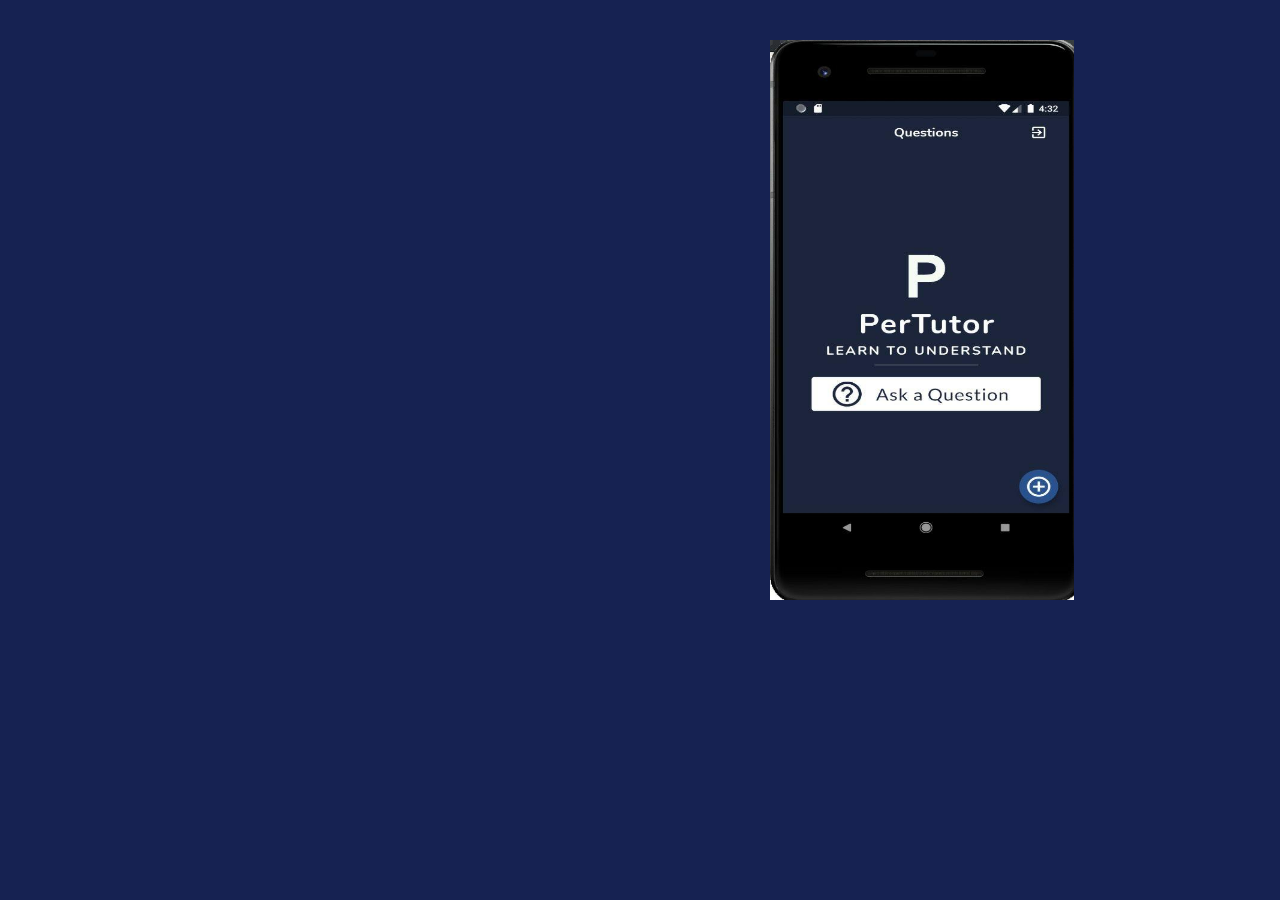
<file: index.html>
<!DOCTYPE html>
<!--[if lt IE 7]>      <html class="no-js lt-ie9 lt-ie8 lt-ie7"> <![endif]-->
<!--[if IE 7]>         <html class="no-js lt-ie9 lt-ie8"> <![endif]-->
<!--[if IE 8]>         <html class="no-js lt-ie9"> <![endif]-->
<!--[if gt IE 8]><!--> <html class="no-js"> <!--<![endif]-->
	<head>
	<meta charset="utf-8">
	<meta http-equiv="X-UA-Compatible" content="IE=edge">
	<title>PerTutor.com</title>
	<meta name="viewport" content="width=device-width, initial-scale=1">
	<meta name="description" content="Free HTML5 Template by FREEHTML5.CO" />
	<meta name="keywords" content="free html5, free template, free bootstrap, html5, css3, mobile first, responsive" />
	<meta name="author" content="FREEHTML5.CO" />

  <!-- 
	//////////////////////////////////////////////////////

	FREE HTML5 TEMPLATE 
	DESIGNED & DEVELOPED by FREEHTML5.CO
		
	Website: 		http://freehtml5.co/
	Email: 			info@freehtml5.co
	Twitter: 		http://twitter.com/fh5co
	Facebook: 		https://www.facebook.com/fh5co

	//////////////////////////////////////////////////////
	 -->

  	<!-- Facebook and Twitter integration -->
	<meta property="og:title" content=""/>
	<meta property="og:image" content=""/>
	<meta property="og:url" content=""/>
	<meta property="og:site_name" content=""/>
	<meta property="og:description" content=""/>
	<meta name="twitter:title" content="" />
	<meta name="twitter:image" content="" />
	<meta name="twitter:url" content="" />
	<meta name="twitter:card" content="" />

	<!-- <link href='https://fonts.googleapis.com/css?family=Work+Sans:400,300,600,400italic,700' rel='stylesheet' type='text/css'> -->
	<link href="https://fonts.googleapis.com/css?family=Space+Mono" rel="stylesheet">
	
	<!-- Animate.css -->
	<link rel="stylesheet" href="css/animate.css">
	<!-- Icomoon Icon Fonts-->
	<link rel="stylesheet" href="css/icomoon.css">
	<!-- Bootstrap  -->
	<link rel="stylesheet" href="css/bootstrap.css">
	<!-- Theme style  -->
	<link rel="stylesheet" href="css/style.css">

	<!-- Modernizr JS -->
	<script src="js/modernizr-2.6.2.min.js"></script>
	<!-- FOR IE9 below -->
	<!--[if lt IE 9]>
	<script src="js/respond.min.js"></script>
	<![endif]-->

	</head>
	<body>
		
	<div class="fh5co-loader"></div>
	
	<div id="page">

	<div id="fh5co-container" class="js-fullheight">
		<div class="countdown-wrap js-fullheight">
			<div class="row">
				<div class="col-md-12 text-center">
					<div class="display-t js-fullheight">
						<div class="display-tc animate-box">
							<nav class="fh5co-nav" role="navigation">
							</nav>
							<h1>We Are Coming Soon!</h1>
							<h2>Your <strong>Assignment</strong> Helper <a href="https://play.google.com/store/apps/details?id=com.pertutor.pertutor" target="_blank"><strong>PerTutor</strong></a>. Have Access To Teachers Just By A Click.</h2>
							<div class="simply-countdown simply-countdown-one"></div>
							<div class="row">
								<div class="col-md-12 desc">
									<h2>Our webiste is opening soon. <br> Please register to notify you when it's ready!</h2>
									<form class="form-inline" id="fh5co-header-subscribe">
										<div class="col-md-12 col-md-offset-0">
											<div class="form-group">
												<input type="text" class="form-control" id="email" placeholder="Get notify by email">
												<button type="submit" class="btn btn-primary"><strong>Subscribe</strong></button>
											</div>
										</div>
									</form>
									<ul class="fh5co-social-icons">
										<li><a href="#"><i class="icon-twitter-with-circle"></i></a></li>
										<li><a href="#"><i class="icon-facebook-with-circle"></i></a></li>
										<li><a href="#"><i class="icon-linkedin-with-circle"></i></a></li>
										<li><a href="#"><i class="icon-dribbble-with-circle"></i></a></li>
									</ul>
								</div>
							</div>
						</div>
					</div>
				</div>
			</div>
		</div>
		<div class="bg-cover js-fullheight">
			
			<img id="image1" src="images/per.jpg" width="300" height="600">
			
		</div>
	</div>
	</div>

	<div class="gototop js-top">
		<a href="#" class="js-gotop"><i class="icon-arrow-up"></i></a>
	</div>
	
	<!-- jQuery -->
	<script src="js/jquery.min.js"></script>
	<!-- jQuery Easing -->
	<script src="js/jquery.easing.1.3.js"></script>
	<!-- Bootstrap -->
	<script src="js/bootstrap.min.js"></script>
	<!-- Waypoints -->
	<script src="js/jquery.waypoints.min.js"></script>

	<!-- Count Down -->
	<script src="js/simplyCountdown.js"></script>
	<!-- Main -->
	<script src="js/main.js"></script>

	<script>
    var d = new Date(new Date().getTime() + 93 * 120 * 120 * 2000);

    // default example
    simplyCountdown('.simply-countdown-one', {
        year: d.getFullYear(),
        month: d.getMonth() + 1,
        day: d.getDate()
    });

    //jQuery example
    $('#simply-countdown-losange').simplyCountdown({
        year: d.getFullYear(),
        month: d.getMonth() + 1,
        day: d.getDate(),
        enableUtc: false
    });
</script>

	</body>
</html>
</file>
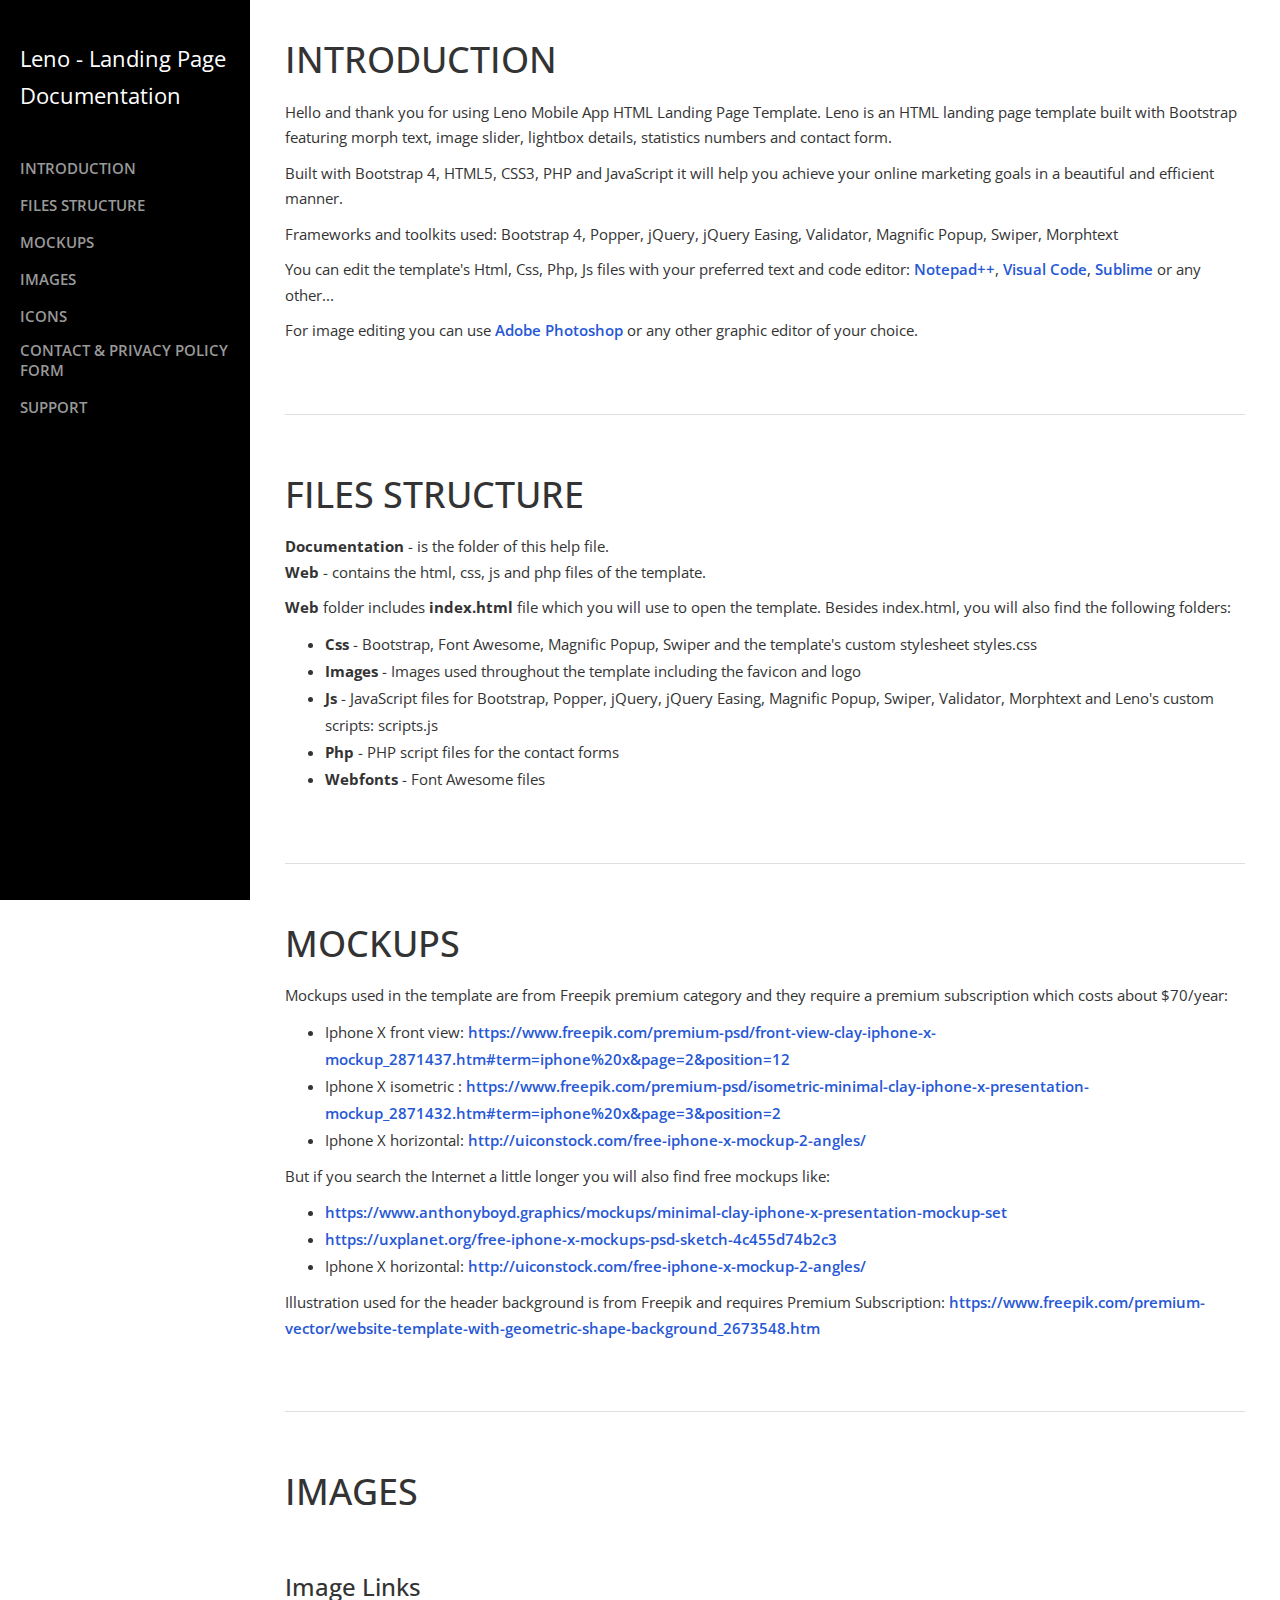
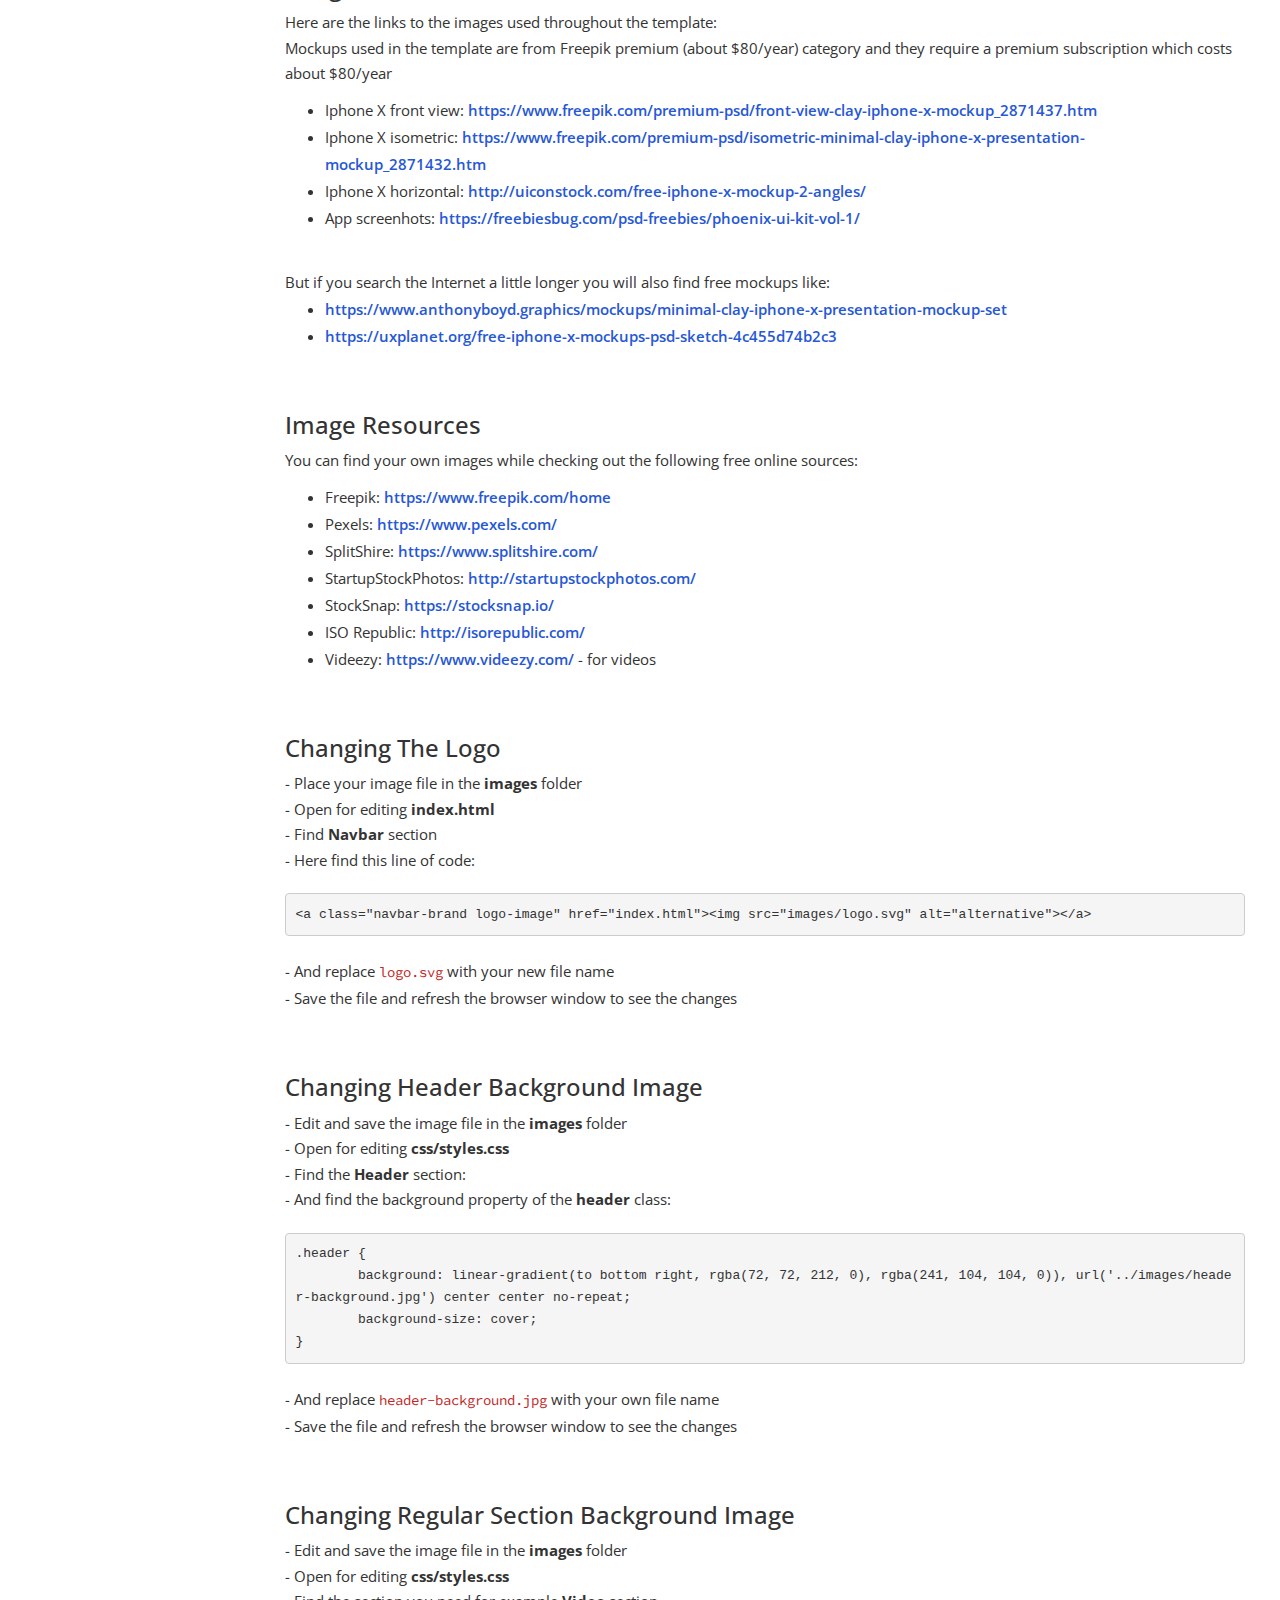
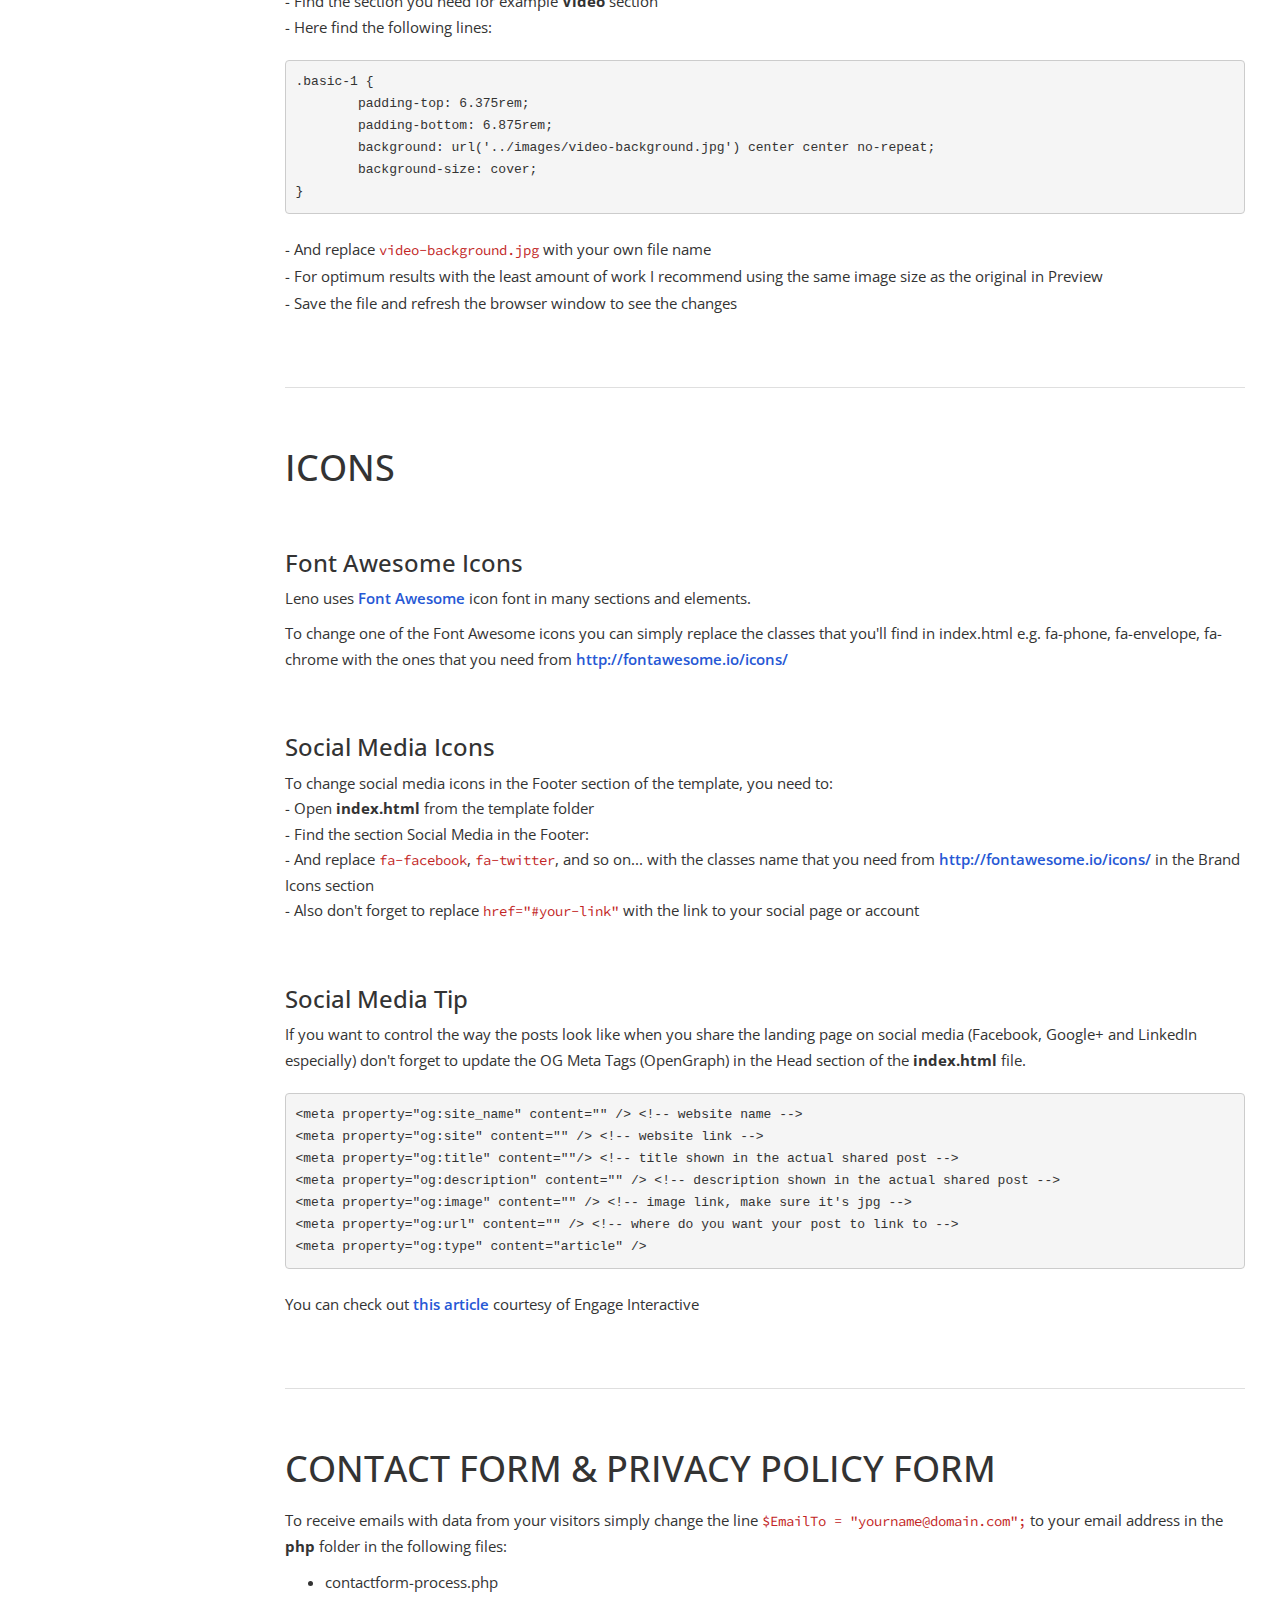
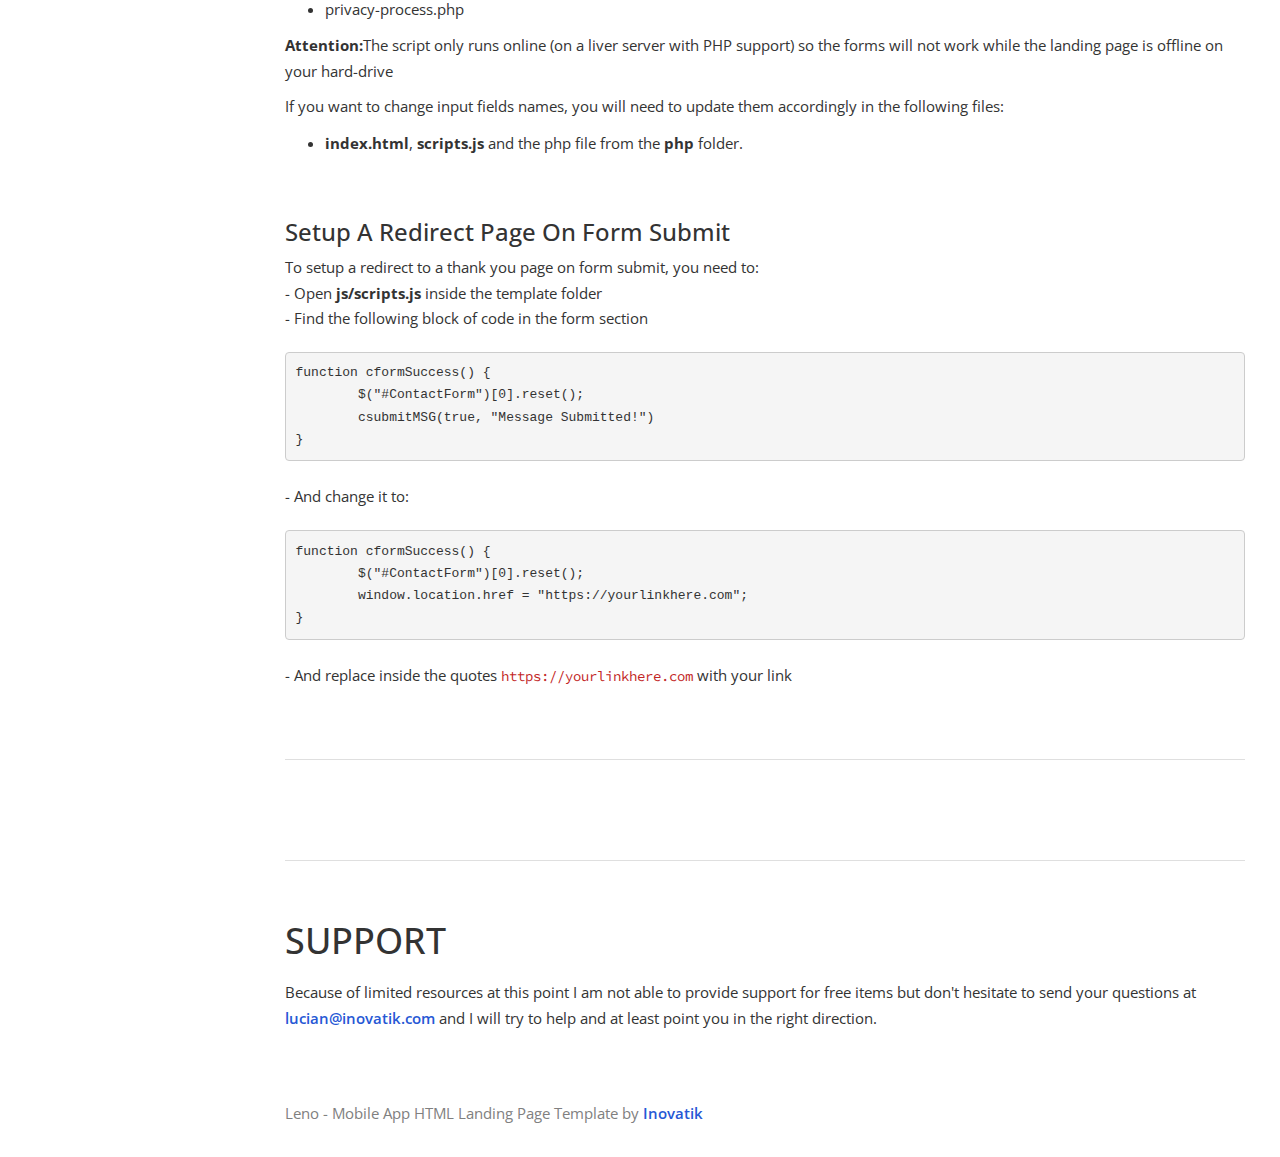
<file: leno-landing-page/documentation/index.html>
<!DOCTYPE html>
<html lang="en">

<head>

	<meta charset="utf-8">
	<meta http-equiv="X-UA-Compatible" content="IE=edge">
	<meta name="viewport" content="width=device-width, shrink-to-fit=no, initial-scale=1">
	<meta name="description" content="">
	<meta name="author" content="">
	<title>Documentation - Leno Mobile App HTML Landing Page Template</title>

	<!-- Styles -->
	<link href="https://fonts.googleapis.com/css?family=Source+Code+Pro:300,400,600" rel="stylesheet">
	<link href="https://fonts.googleapis.com/css?family=Open+Sans:300,400,600" rel="stylesheet">
	<link href="css/bootstrap.min.css" rel="stylesheet">
	<link href="css/styles.css" rel="stylesheet">

	<!-- HTML5 Shim and Respond.js IE8 support of HTML5 elements and media queries -->
	<!-- WARNING: Respond.js doesn't work if you view the page via file:// -->
	<!--[if lt IE 9]>
        <script src="https://oss.maxcdn.com/libs/html5shiv/3.7.0/html5shiv.js"></script>
        <script src="https://oss.maxcdn.com/libs/respond.js/1.4.2/respond.min.js"></script>
    <![endif]-->

</head>

<body>
	<div id="wrapper">

		<!-- Sidebar -->
		<div id="sidebar-wrapper">
			<p>Leno - Landing Page<br> Documentation</p>
			<ul class="sidebar-nav">
				<li class="sidebar-brand">
				</li>
				<li>
					<a href="#introduction">INTRODUCTION</a>
				</li>
				<li>
					<a href="#files">FILES STRUCTURE</a>
				</li>
				<li>
					<a href="#mockups">MOCKUPS</a>
				</li>
				<li>
					<a href="#images">IMAGES</a>
				</li>
				<li>
					<a href="#icons">ICONS</a>
				</li>
				<li>
					<a href="#forms">CONTACT & PRIVACY POLICY FORM</a>
				</li>
				<li>
					<a href="#support">SUPPORT</a>
				</li>
			</ul>
		</div>
		<!-- end of sidebar wrapper -->


		<!-- Page Content -->
		<div id="page-content-wrapper">
			<div class="container-fluid">
				<div class="row">
					<div id="introduction" class="col-lg-12">
						<h1>INTRODUCTION</h1>
						<p>Hello and thank you for using Leno Mobile App HTML Landing Page Template. Leno is an HTML
							landing page template built with Bootstrap featuring morph text, image slider, lightbox
							details, statistics numbers and contact form.</p>
						<p>Built with Bootstrap 4, HTML5, CSS3, PHP and JavaScript it will help you achieve your online
							marketing goals in a beautiful and efficient manner.</p>
						<p>Frameworks and toolkits used: Bootstrap 4, Popper, jQuery, jQuery Easing, Validator, Magnific
							Popup, Swiper, Morphtext</p>
						<p>You can edit the template's Html, Css, Php, Js files with your preferred text and code
							editor: <a href="https://notepad-plus-plus.org/">Notepad++</a>, <a
								href="https://code.visualstudio.com/">Visual Code</a>, <a
								href="https://www.sublimetext.com/">Sublime</a> or any other...</p>
						<p>For image editing you can use <a href="http://www.adobe.com/products/photoshop.html">Adobe
								Photoshop</a> or any other graphic editor of your choice.</p>
					</div> <!-- end of introduction -->


					<div class="col-lg-12">
						<hr>
					</div> <!-- gray separator line -->


					<div id="files" class="col-lg-12">
						<h1>FILES STRUCTURE</h1>
						<p>
							<b>Documentation</b> - is the folder of this help file.
							<br><b>Web</b> - contains the html, css, js and php files of the template.
						</p>
						<p>
							<b>Web</b> folder includes <b>index.html</b> file which you will use to open the template.
							Besides index.html, you will also find the following folders:
						<ul>
							<li><b>Css</b> - Bootstrap, Font Awesome, Magnific Popup, Swiper and the template's custom
								stylesheet styles.css</li>
							<li><b>Images</b> - Images used throughout the template including the favicon and logo</li>
							<li><b>Js</b> - JavaScript files for Bootstrap, Popper, jQuery, jQuery Easing, Magnific
								Popup, Swiper, Validator, Morphtext and Leno's custom scripts: scripts.js</li>
							<li><b>Php</b> - PHP script files for the contact forms</li>
							<li><b>Webfonts</b> - Font Awesome files</li>
						</ul>
						</p>
					</div> <!-- end of files structure -->


					<div class="col-lg-12">
						<hr>
					</div> <!-- gray separator line -->


					<div id="mockups" class="col-lg-12">
						<h1>MOCKUPS</h1>
						<p>
							Mockups used in the template are from Freepik premium category and they require a premium
							subscription which costs about $70/year:
						<ul>
							<li>Iphone X front view: <a
									href="https://www.freepik.com/premium-psd/front-view-clay-iphone-x-mockup_2871437.htm#term=iphone%20x&page=2&position=12">https://www.freepik.com/premium-psd/front-view-clay-iphone-x-mockup_2871437.htm#term=iphone%20x&page=2&position=12</a>
							</li>
							<li>Iphone X isometric : <a
									href="https://www.freepik.com/premium-psd/isometric-minimal-clay-iphone-x-presentation-mockup_2871432.htm#term=iphone%20x&page=3&position=2">https://www.freepik.com/premium-psd/isometric-minimal-clay-iphone-x-presentation-mockup_2871432.htm#term=iphone%20x&page=3&position=2</a>
							</li>
							<li>Iphone X horizontal: <a
									href="https://www.freepik.com/premium-psd/isometric-minimal-clay-iphone-x-presentation-mockup_2871432.htm#term=iphone%20x&page=3&position=2">http://uiconstock.com/free-iphone-x-mockup-2-angles/</a>
							</li>
						</ul>
						</p>
						<p>
							But if you search the Internet a little longer you will also find free mockups like:
						<ul>
							<li><a
									href="https://www.anthonyboyd.graphics/mockups/minimal-clay-iphone-x-presentation-mockup-set">https://www.anthonyboyd.graphics/mockups/minimal-clay-iphone-x-presentation-mockup-set</a>
							</li>
							<li><a
									href="https://uxplanet.org/free-iphone-x-mockups-psd-sketch-4c455d74b2c3">https://uxplanet.org/free-iphone-x-mockups-psd-sketch-4c455d74b2c3</a>
							</li>
							<li>Iphone X horizontal: <a
									href="http://uiconstock.com/free-iphone-x-mockup-2-angles/">http://uiconstock.com/free-iphone-x-mockup-2-angles/</a>
							</li>
						</ul>
						</p>
						<p>
							Illustration used for the header background is from Freepik and requires Premium
							Subscription: <a
								href="https://www.freepik.com/premium-vector/website-template-with-geometric-shape-background_2673548.htm">https://www.freepik.com/premium-vector/website-template-with-geometric-shape-background_2673548.htm</a>
						</p>
					</div> <!-- end of files structure -->


					<div class="col-lg-12">
						<hr>
					</div> <!-- gray separator line -->


					<div id="images" class="col-lg-12">
						<h1>IMAGES</h1>
						<h3>Image Links</h3>
						<p>Here are the links to the images used throughout the template:
							<br>Mockups used in the template are from Freepik premium (about $80/year) category and they
							require a premium subscription which costs about $80/year
						<ul>
							<li>Iphone X front view: <a
									href="https://www.freepik.com/premium-psd/front-view-clay-iphone-x-mockup_2871437.htm">https://www.freepik.com/premium-psd/front-view-clay-iphone-x-mockup_2871437.htm</a>
							</li>
							<li>Iphone X isometric: <a
									href="https://www.freepik.com/premium-psd/isometric-minimal-clay-iphone-x-presentation-mockup_2871432.htm">https://www.freepik.com/premium-psd/isometric-minimal-clay-iphone-x-presentation-mockup_2871432.htm</a>
							</li>
							<li>Iphone X horizontal: <a
									href="http://uiconstock.com/free-iphone-x-mockup-2-angles/">http://uiconstock.com/free-iphone-x-mockup-2-angles/</a>
							</li>
							<li>App screenhots: <a
									href="https://freebiesbug.com/psd-freebies/phoenix-ui-kit-vol-1/">https://freebiesbug.com/psd-freebies/phoenix-ui-kit-vol-1/</a>
							</li>
						</ul>
						<br>But if you search the Internet a little longer you will also find free mockups like:
						<ul>
							<li><a
									href="https://www.anthonyboyd.graphics/mockups/minimal-clay-iphone-x-presentation-mockup-set">https://www.anthonyboyd.graphics/mockups/minimal-clay-iphone-x-presentation-mockup-set</a>
							</li>
							<li><a
									href="https://uxplanet.org/free-iphone-x-mockups-psd-sketch-4c455d74b2c3">https://uxplanet.org/free-iphone-x-mockups-psd-sketch-4c455d74b2c3</a>
							</li>
						</ul>
						</p>

						<h3>Image Resources</h3>
						<p>You can find your own images while checking out the following free online sources:
						<ul>
							<li>Freepik: <a href="https://www.pexels.com/">https://www.freepik.com/home</a></li>
							<li>Pexels: <a href="https://www.pexels.com/">https://www.pexels.com/</a></li>
							<li>SplitShire: <a href="https://www.splitshire.com/">https://www.splitshire.com/</a></li>
							<li>StartupStockPhotos: <a
									href="http://startupstockphotos.com/">http://startupstockphotos.com/</a></li>
							<li>StockSnap: <a href="https://stocksnap.io/">https://stocksnap.io/</a></li>
							<li>ISO Republic: <a href="http://isorepublic.com/">http://isorepublic.com/</a></li>
							<li>Videezy: <a href="https://www.videezy.com/">https://www.videezy.com/</a> - for videos
							</li>
						</ul>
						</p>

						<h3>Changing The Logo</h3>
						<p>
							- Place your image file in the <b>images</b> folder
							<br>- Open for editing <b>index.html</b>
							<br>- Find <b>Navbar</b> section
							<br>- Here find this line of code:
						<pre class="code-format">
&lt;a class=&quot;navbar-brand logo-image&quot; href=&quot;index.html&quot;&gt;&lt;img src=&quot;images/logo.svg&quot; alt=&quot;alternative&quot;&gt;&lt;/a&gt;  
</pre>
						<br>- And replace <span class="code">logo.svg</span> with your new file name
						<br>- Save the file and refresh the browser window to see the changes
						</p>

						<h3>Changing Header Background Image</h3>
						<p>
							- Edit and save the image file in the <b>images</b> folder
							<br>- Open for editing <b>css/styles.css</b>
							<br>- Find the <b>Header</b> section:
							<br>- And find the background property of the <b>header</b> class:
						<pre class="code-format">
.header {
	background: linear-gradient(to bottom right, rgba(72, 72, 212, 0), rgba(241, 104, 104, 0)), url('../images/header-background.jpg') center center no-repeat;
	background-size: cover;
}
</pre>
						<br>- And replace <span class="code">header-background.jpg</span> with your own file name
						<br>- Save the file and refresh the browser window to see the changes
						</p>

						<h3>Changing Regular Section Background Image</h3>
						<p>
							- Edit and save the image file in the <b>images</b> folder
							<br>- Open for editing <b>css/styles.css</b>
							<br>- Find the section you need for example <b>Video</b> section
							<br>- Here find the following lines:
						<pre class="code-format">
.basic-1 {
	padding-top: 6.375rem;
	padding-bottom: 6.875rem;
	background: url('../images/video-background.jpg') center center no-repeat;
	background-size: cover; 
}
</pre>
						<br>- And replace <span class="code">video-background.jpg</span> with your own file name
						<br>- For optimum results with the least amount of work I recommend using the same image size as
						the original in Preview
						<br>- Save the file and refresh the browser window to see the changes
						</p>
					</div> <!-- end of images -->


					<div class="col-lg-12">
						<hr>
					</div> <!-- gray separator line -->


					<div id="icons" class="col-lg-12">
						<h1>ICONS</h1>
						<h3>Font Awesome Icons</h3>
						<p>Leno uses <a href="http://fontawesome.io/">Font Awesome</a> icon font in many sections and
							elements.
						<p>To change one of the Font Awesome icons you can simply replace the classes that you'll find
							in index.html e.g. fa-phone, fa-envelope, fa-chrome with the ones that you need from <a
								href="http://fontawesome.io/icons/">http://fontawesome.io/icons/</a></p>

						<h3>Social Media Icons</h3>
						<p>To change social media icons in the Footer section of the template, you need to:
							<br>- Open <b>index.html</b> from the template folder
							<br>- Find the section Social Media in the Footer:
							<br>- And replace <span class="code">fa-facebook</span>, <span
								class="code">fa-twitter</span>, and so on... with the classes name that you need from <a
								href="http://fontawesome.io/icons/">http://fontawesome.io/icons/</a> in the Brand Icons
							section
							<br>- Also don't forget to replace <span class="code">href="#your-link"</span> with the link
							to your social page or account
						</p>

						<h3>Social Media Tip</h3>
						<p>If you want to control the way the posts look like when you share the landing page on social
							media (Facebook, Google+ and LinkedIn especially) don't forget to update the OG Meta Tags
							(OpenGraph) in the Head section of the <b>index.html</b> file.
						<pre class="code-format">
&lt;meta property="og:site_name" content="" /&gt; &lt;!-- website name --&gt;
&lt;meta property="og:site" content="" /&gt; &lt;!-- website link --&gt;
&lt;meta property="og:title" content=""/&gt; &lt;!-- title shown in the actual shared post --&gt;
&lt;meta property="og:description" content="" /&gt; &lt;!-- description shown in the actual shared post --&gt;
&lt;meta property="og:image" content="" /&gt; &lt;!-- image link, make sure it's jpg --&gt;
&lt;meta property="og:url" content="" /&gt; &lt;!-- where do you want your post to link to --&gt;
&lt;meta property="og:type" content="article" /&gt;
</pre>
						<br>You can check out <a
							href="http://engageinteractive.co.uk/blog/an-introduction-to-using-facebooks-open-graph-protocol">this
							article</a> courtesy of Engage Interactive</p>
					</div> <!-- end of icons -->


					<div class="col-lg-12">
						<hr>
					</div> <!-- gray separator line -->


					<div id="forms" class="col-lg-12">
						<h1>CONTACT FORM & PRIVACY POLICY FORM</h1>
						<p>To receive emails with data from your visitors simply change the line <span
								class="code">$EmailTo = "yourname@domain.com";</span> to your email address in the
							<b>php</b> folder in the following files:</p>
						<ul>
							<li>contactform-process.php</li>
							<li>privacy-process.php</li>
						</ul>
						<p><b>Attention:</b>The script only runs online (on a liver server with PHP support) so the
							forms will not work while the landing page is offline on your hard-drive</p>
						<p>If you want to change input fields names, you will need to update them accordingly in the
							following files:</p>
						<ul>
							<li><b>index.html</b>, <b>scripts.js</b> and the php file from the <b>php</b> folder.</li>
						</ul>

						<h3>Setup A Redirect Page On Form Submit</h3>
						<p>
							To setup a redirect to a thank you page on form submit, you need to:
							<br>- Open <b>js/scripts.js</b> inside the template folder
							<br>- Find the following block of code in the form section
						<pre class="code-format">
function cformSuccess() {
	$("#ContactForm")[0].reset();
	csubmitMSG(true, "Message Submitted!")
}
</pre>
						<br>- And change it to:
						<pre class="code-format">
function cformSuccess() {
	$("#ContactForm")[0].reset();
	window.location.href = "https://yourlinkhere.com";
}
</pre>
						<br>- And replace inside the quotes <span class="code">https://yourlinkhere.com</span> with your
						link
						</p>
					</div> <!-- end of contact form and privacy policy form -->


					<div class="col-lg-12">
						<hr>
					</div> <!-- gray separator line -->


					<div class="col-lg-12">
						<hr>
					</div> <!-- gray separator line -->


					<div id="support" class="col-lg-12">
						<h1>SUPPORT</h1>
						<p>Because of limited resources at this point I am not able to provide support for free items
							but don't hesitate to send your questions at <a
								href="mailto:lucian@inovatik.com">lucian@inovatik.com</a> and I will try to help and at
							least point you in the right direction.</p>
					</div> <!-- end of support -->

					<div class="col-lg-12">
						<p class="footer">Leno - Mobile App HTML Landing Page Template by <a
								href="https://inovatik.com">Inovatik</a></p>
					</div>
				</div>
			</div>
		</div> <!-- end of page content wrapper -->
	</div> <!-- end of wrapper -->


	<!-- Scripts Libraries -->
	<script src="js/jquery.js" type="text/javascript"></script>
	<script src="js/bootstrap.min.js" type="text/javascript"></script>


	<!-- Custom Scripts -->
	<script>
    < !--Menu Toggle Script-- >
			$("#menu-toggle").click(function (e) {
				e.preventDefault();
				$("#wrapper").toggleClass("toggled");
			});

		/* Smooth Scrolling To Anchors  */
		$(function () {
			$('a[href*="#"]:not([data-toggle="tab"])').click(function () {
				if (location.pathname.replace(/^\//, '') == this.pathname.replace(/^\//, '') && location.hostname == this.hostname) {
					var target = $(this.hash);
					target = target.length ? target : $('[name=' + this.hash.slice(1) + ']');
					if (target.length) {
						$('html, body').animate({
							scrollTop: target.offset().top
						}, 700);
						return false;
					}
				}
			});
		});
	</script>

</body>

</html>
</file>
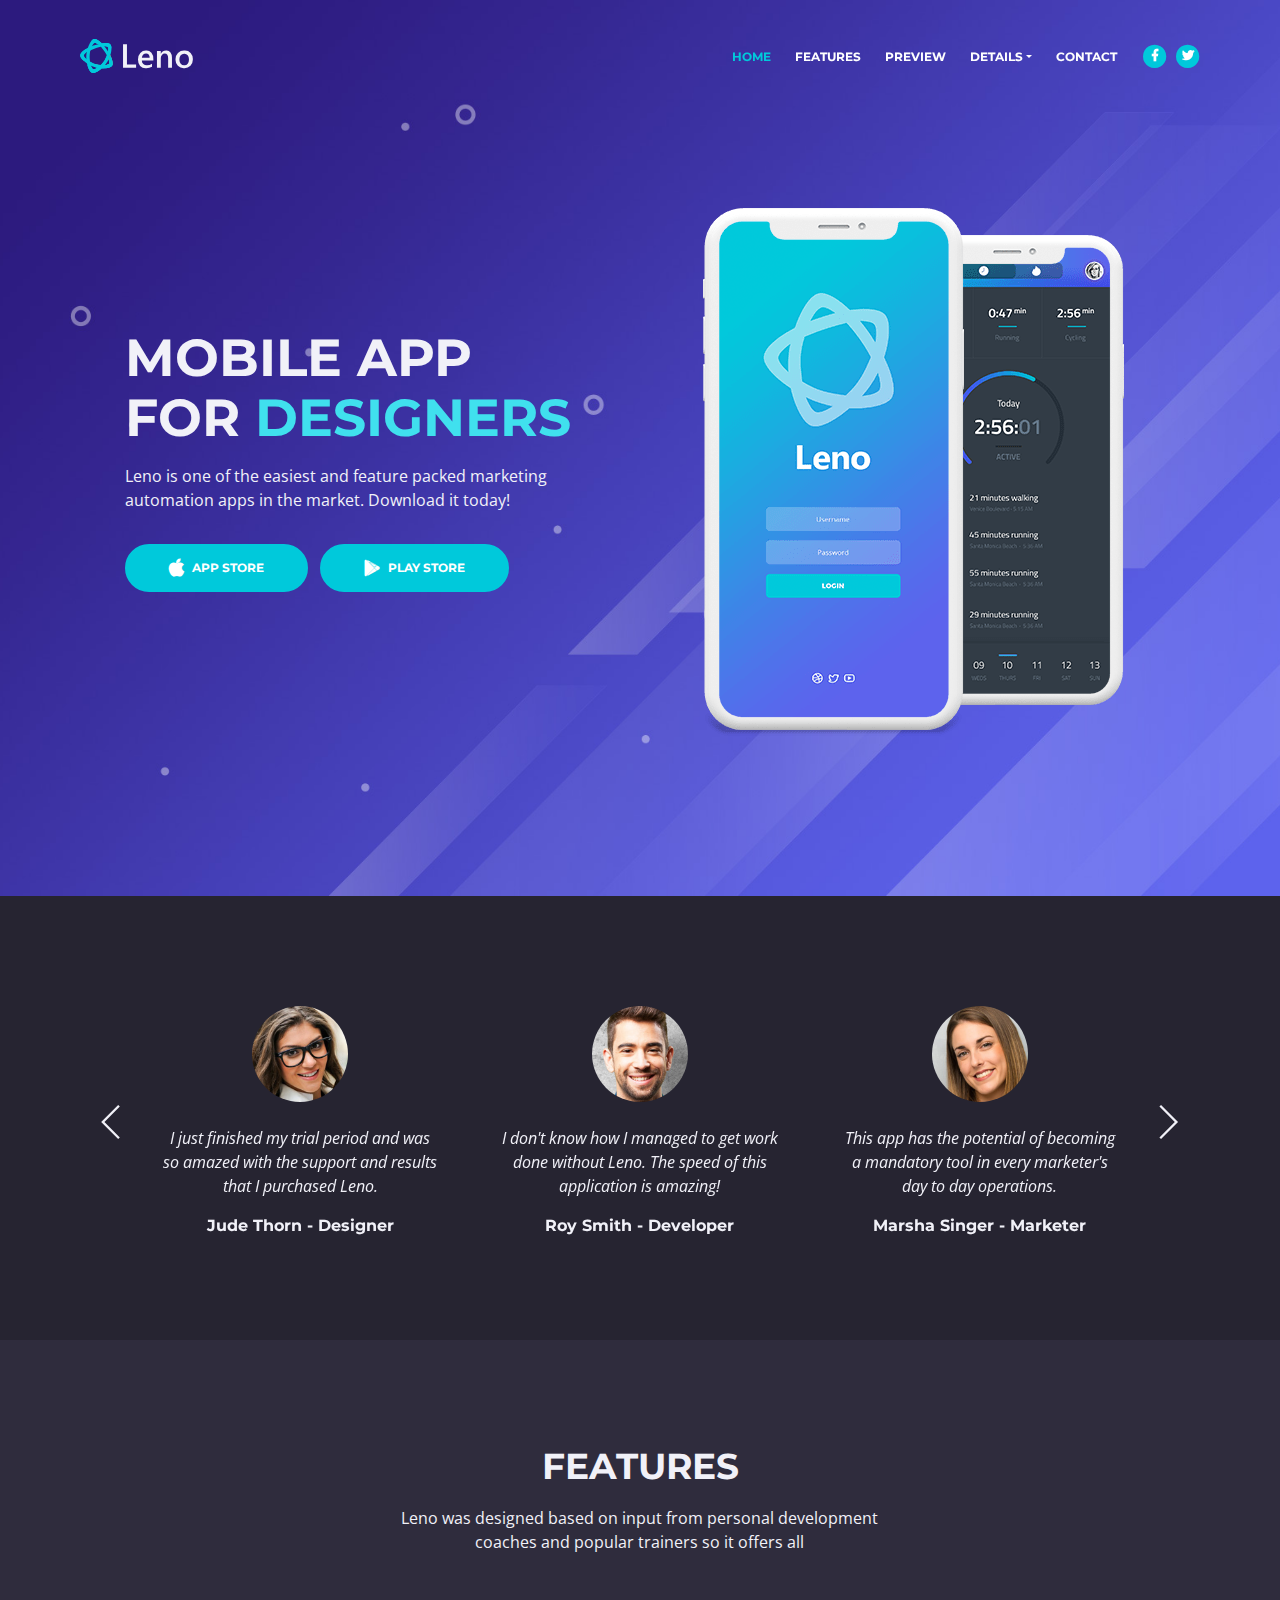
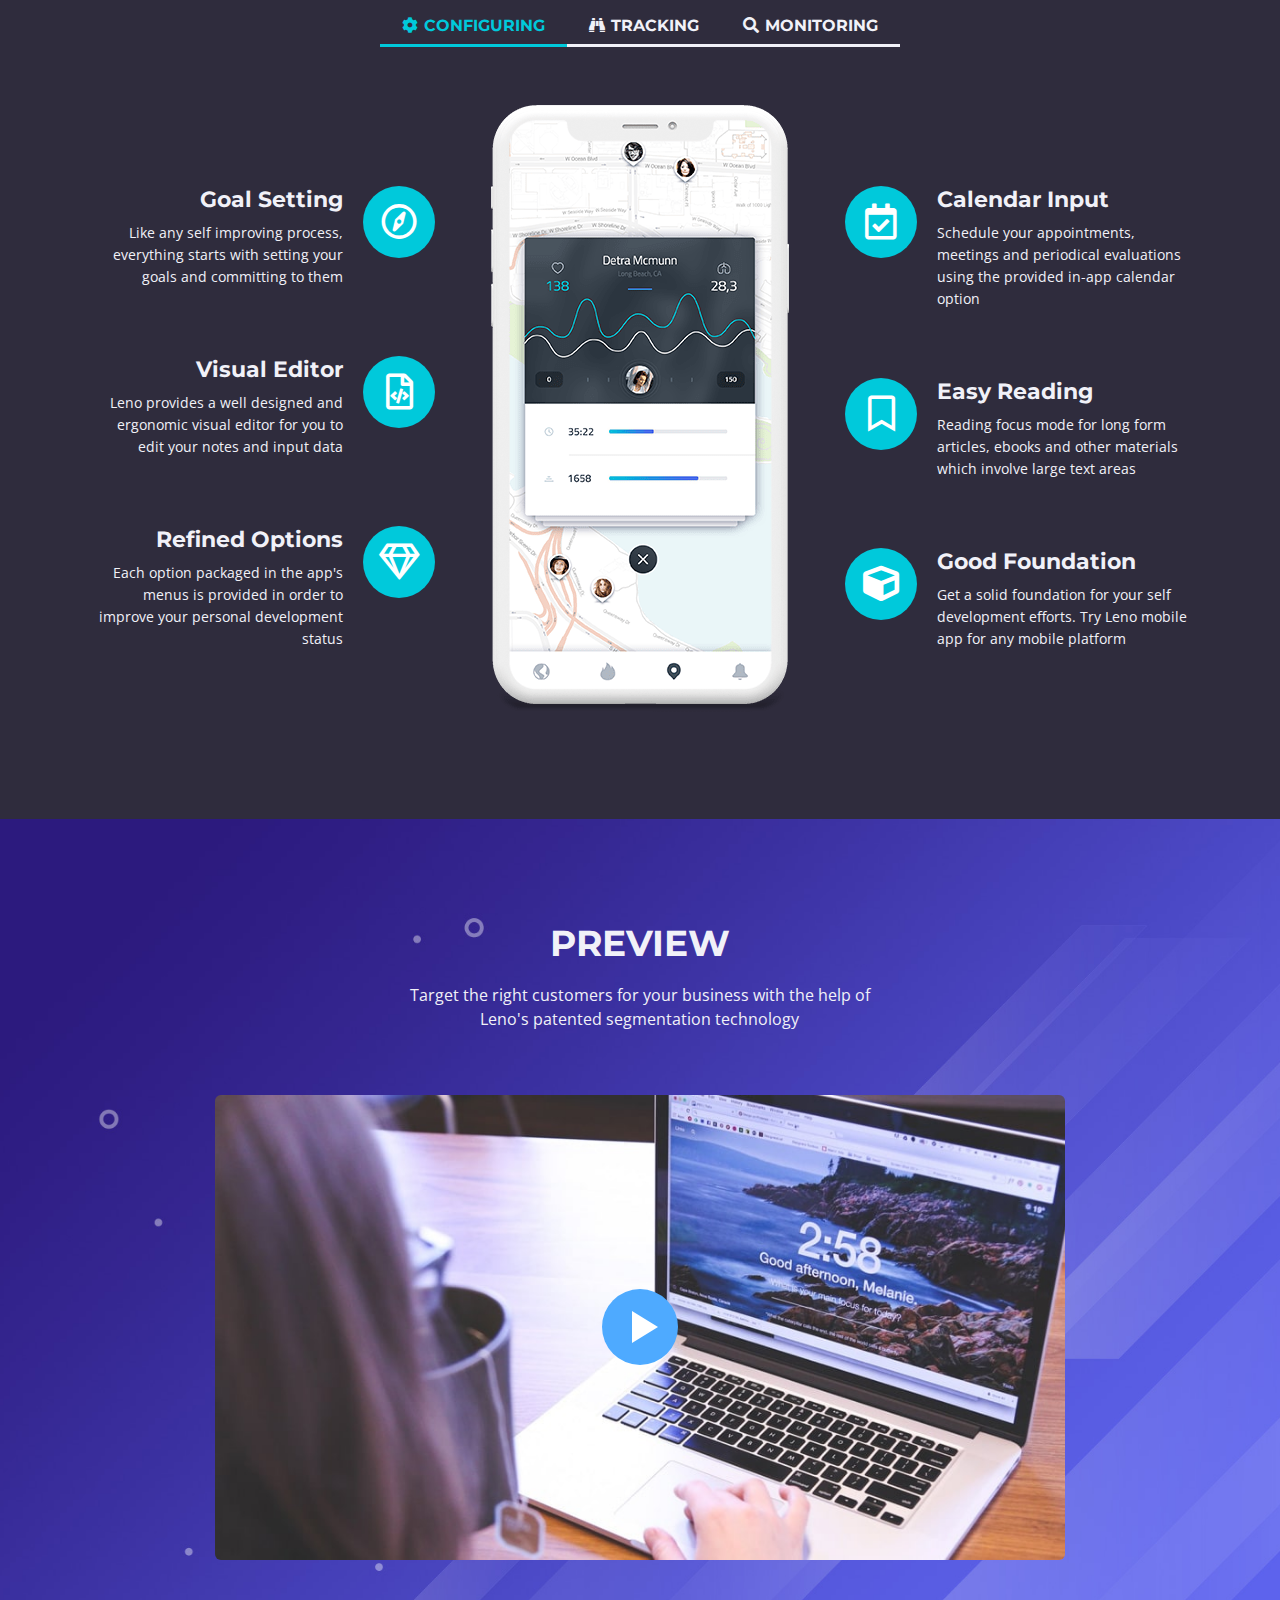
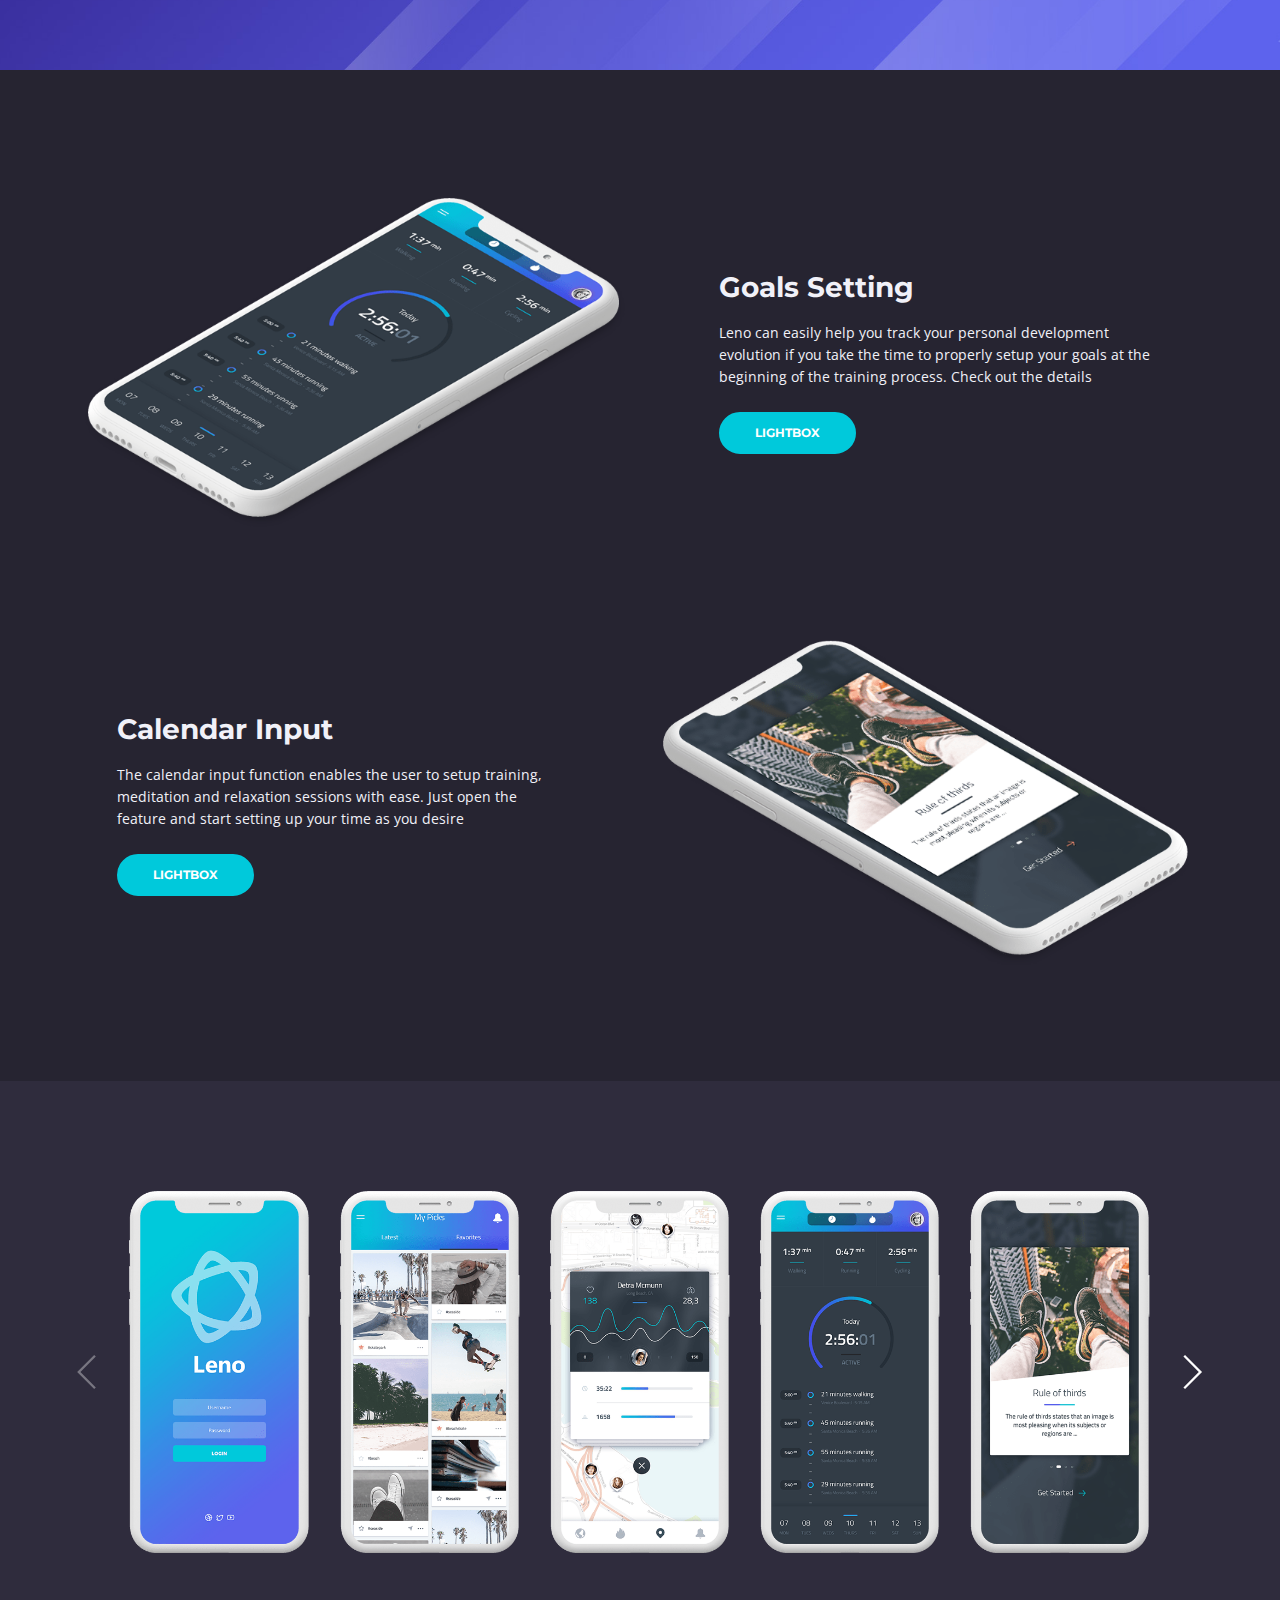
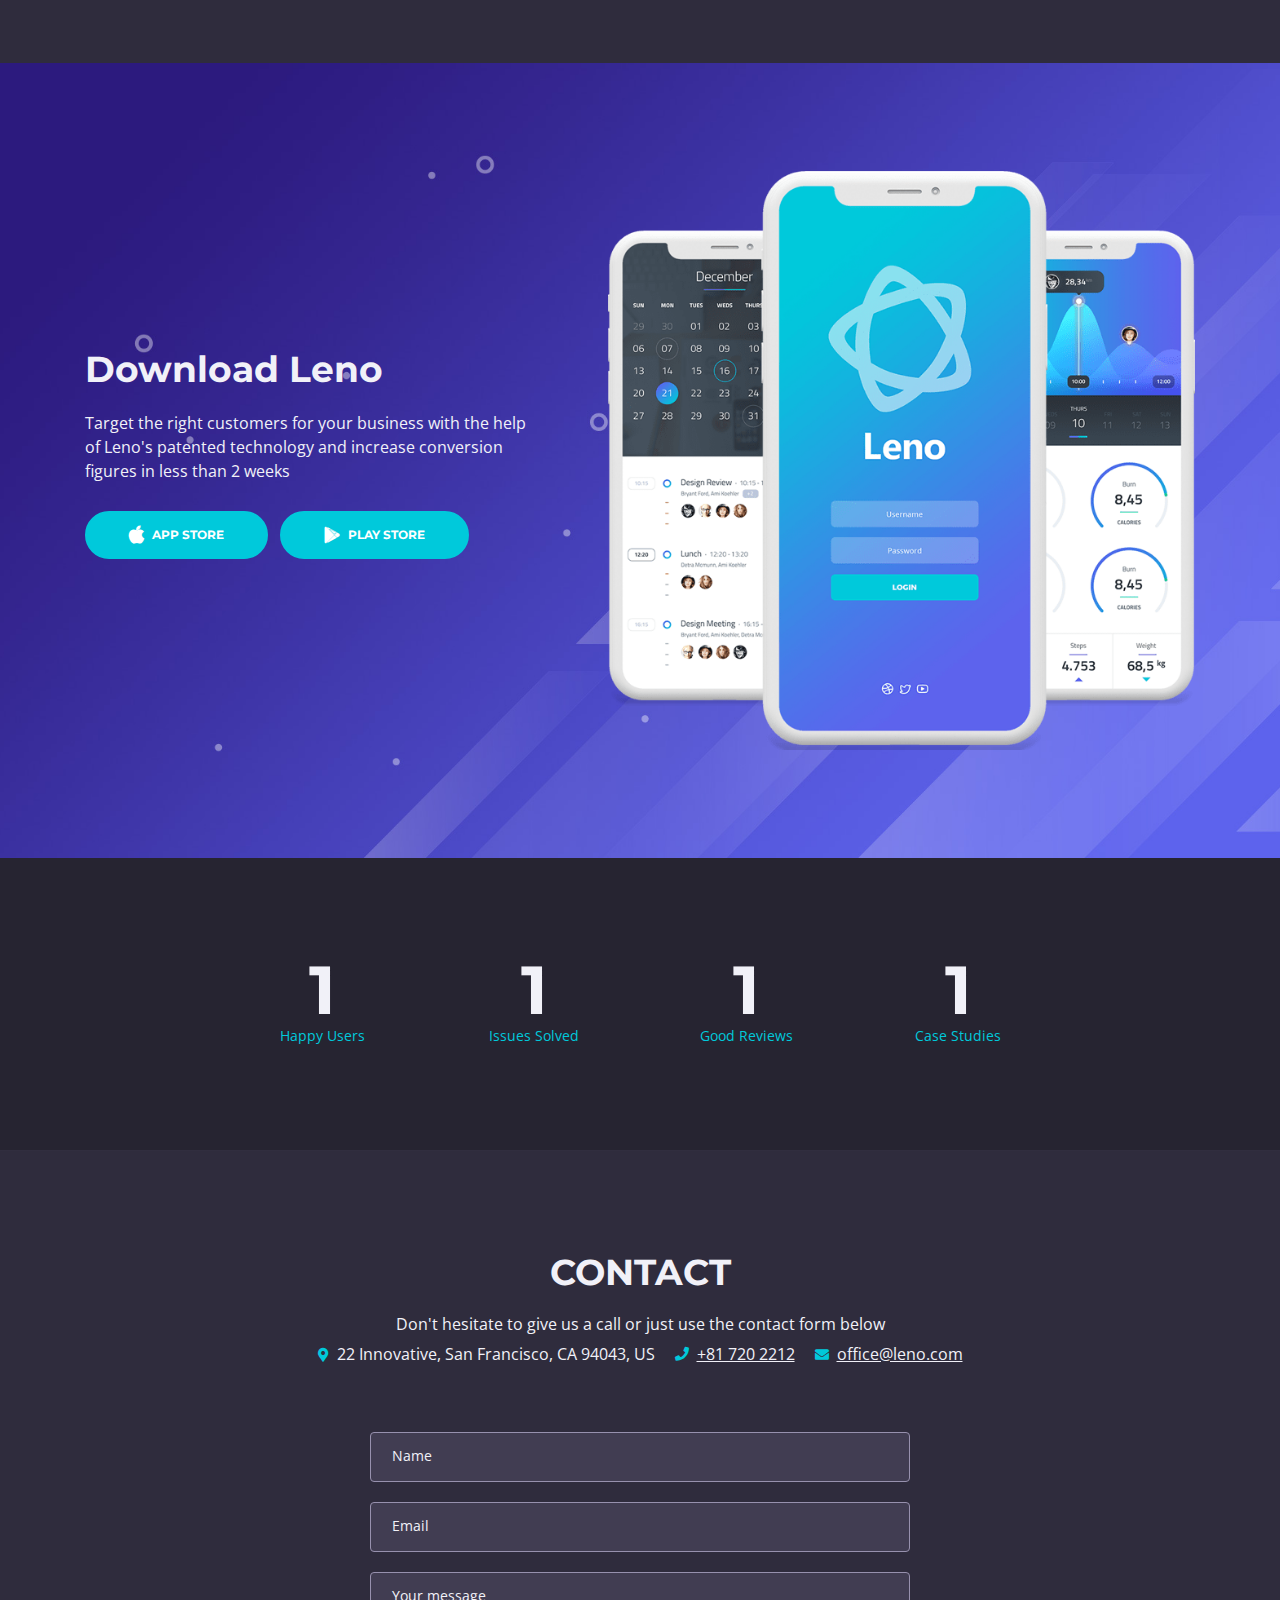
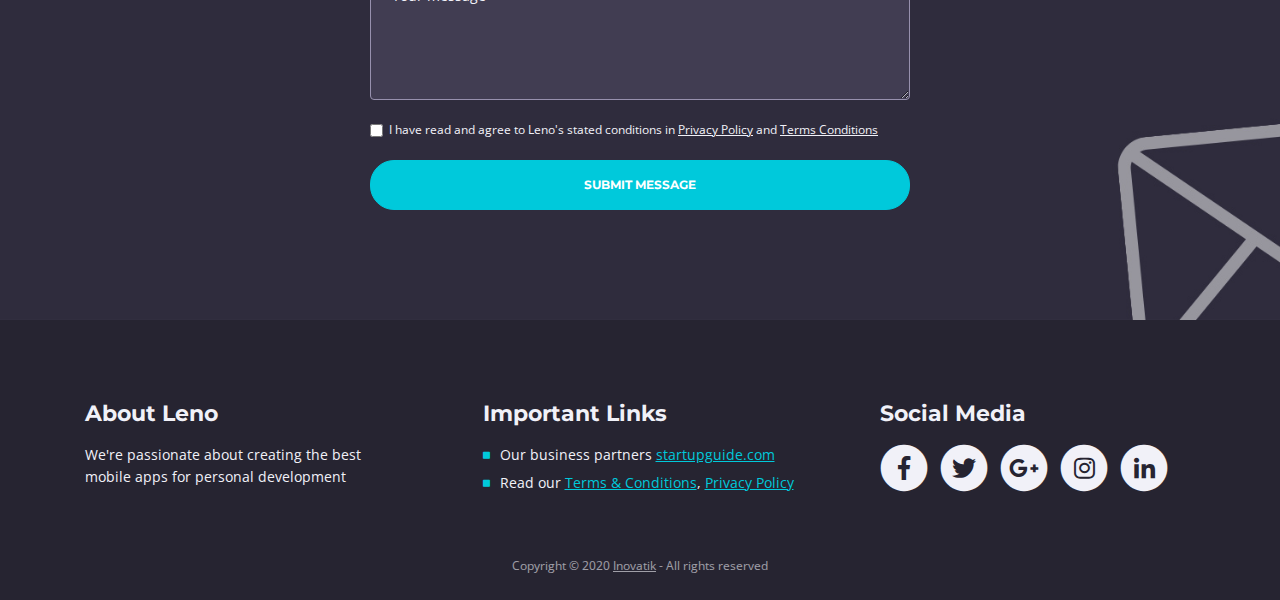
<file: leno-landing-page/web/index.html>
<!DOCTYPE html>
<html lang="en">
<head>
    <meta charset="utf-8">
    <meta name="viewport" content="width=device-width, initial-scale=1, shrink-to-fit=no">
    
    <!-- SEO Meta Tags -->
    <meta name="description" content="Mobile app HTML landing page template to help you build a great online presence for your app which will convert visitors into users">
    <meta name="author" content="Inovatik">

    <!-- OG Meta Tags to improve the way the post looks when you share the page on LinkedIn, Facebook, Google+ -->
	<meta property="og:site_name" content="" /> <!-- website name -->
	<meta property="og:site" content="" /> <!-- website link -->
	<meta property="og:title" content=""/> <!-- title shown in the actual shared post -->
	<meta property="og:description" content="" /> <!-- description shown in the actual shared post -->
	<meta property="og:image" content="" /> <!-- image link, make sure it's jpg -->
	<meta property="og:url" content="" /> <!-- where do you want your post to link to -->
	<meta property="og:type" content="article" />

    <!-- Website Title -->
    <title>Leno - Mobile App HTML Landing Page Template</title>
    
    <!-- Styles -->
    <link href="https://fonts.googleapis.com/css?family=Montserrat:400,600,700" rel="stylesheet">
    <link href="https://fonts.googleapis.com/css?family=Open+Sans:400,400i,700,700i" rel="stylesheet">
    <link href="css/bootstrap.css" rel="stylesheet">
    <link href="css/fontawesome-all.css" rel="stylesheet">
    <link href="css/swiper.css" rel="stylesheet">
	<link href="css/magnific-popup.css" rel="stylesheet">
	<link href="css/styles.css" rel="stylesheet">
	
	<!-- Favicon  -->
    <link rel="icon" href="images/favicon.png">
</head>
<body data-spy="scroll" data-target=".fixed-top">
    
    <!-- Preloader -->
	<div class="spinner-wrapper">
        <div class="spinner">
            <div class="bounce1"></div>
            <div class="bounce2"></div>
            <div class="bounce3"></div>
        </div>
    </div>
    <!-- end of preloader -->
    

    <!-- Navigation -->
    <nav class="navbar navbar-expand-md navbar-dark navbar-custom fixed-top">
        <!-- Text Logo - Use this if you don't have a graphic logo -->
        <!-- <a class="navbar-brand logo-text page-scroll" href="index.html">Leno</a> -->

        <!-- Image Logo -->
        <a class="navbar-brand logo-image" href="index.html"><img src="images/logo.svg" alt="alternative"></a> 
        
        <!-- Mobile Menu Toggle Button -->
        <button class="navbar-toggler" type="button" data-toggle="collapse" data-target="#navbarsExampleDefault" aria-controls="navbarsExampleDefault" aria-expanded="false" aria-label="Toggle navigation">
            <span class="navbar-toggler-awesome fas fa-bars"></span>
            <span class="navbar-toggler-awesome fas fa-times"></span>
        </button>
        <!-- end of mobile menu toggle button -->

        <div class="collapse navbar-collapse" id="navbarsExampleDefault">
            <ul class="navbar-nav ml-auto">
                <li class="nav-item">
                    <a class="nav-link page-scroll" href="#header">HOME <span class="sr-only">(current)</span></a>
                </li>
                <li class="nav-item">
                    <a class="nav-link page-scroll" href="#features">FEATURES</a>
                </li>
                <li class="nav-item">
                    <a class="nav-link page-scroll" href="#preview">PREVIEW</a>
                </li>

                <!-- Dropdown Menu -->          
                <li class="nav-item dropdown">
                    <a class="nav-link dropdown-toggle page-scroll" href="#details" id="navbarDropdown" role="button" aria-haspopup="true" aria-expanded="false">DETAILS</a>
                    <div class="dropdown-menu" aria-labelledby="navbarDropdown">
                        <a class="dropdown-item" href="terms-conditions.html"><span class="item-text">TERMS CONDITIONS</span></a>
                        <div class="dropdown-items-divide-hr"></div>
                        <a class="dropdown-item" href="privacy-policy.html"><span class="item-text">PRIVACY POLICY</span></a>
                    </div>
                </li>
                <!-- end of dropdown menu -->

                <li class="nav-item">
                    <a class="nav-link page-scroll" href="#contact">CONTACT</a>
                </li>
            </ul>
            <span class="nav-item social-icons">
                <span class="fa-stack">
                    <a href="#your-link">
                        <i class="fas fa-circle fa-stack-2x"></i>
                        <i class="fab fa-facebook-f fa-stack-1x"></i>
                    </a>
                </span>
                <span class="fa-stack">
                    <a href="#your-link">
                        <i class="fas fa-circle fa-stack-2x"></i>
                        <i class="fab fa-twitter fa-stack-1x"></i>
                    </a>
                </span>
            </span>
        </div>
    </nav> <!-- end of navbar -->
    <!-- end of navigation -->


    <!-- Header -->
    <header id="header" class="header">
        <div class="header-content">
            <div class="container">
                <div class="row">
                    <div class="col-lg-6">
                        <div class="text-container">
                            <h1>MOBILE APP <br>FOR <span id="js-rotating">DESIGNERS, MARKETERS, DEVELOPERS</span></h1>
                            <p class="p-large">Leno is one of the easiest and feature packed marketing automation apps in the market. Download it today!</p>
                            <a class="btn-solid-lg page-scroll" href="#your-link"><i class="fab fa-apple"></i>APP STORE</a>
                            <a class="btn-solid-lg page-scroll" href="#your-link"><i class="fab fa-google-play"></i>PLAY STORE</a>
                        </div>
                    </div> <!-- end of col -->
                    <div class="col-lg-6">
                        <div class="image-container">
                            <img class="img-fluid" src="images/header-iphone.png" alt="alternative">
                        </div> <!-- end of image-container -->
                    </div> <!-- end of col -->
                </div> <!-- end of row -->
            </div> <!-- end of container -->
        </div> <!-- end of header-content -->
    </header> <!-- end of header -->
    <!-- end of header -->


    <!-- Testimonials -->
    <div class="slider-1">
        <div class="container">
            <div class="row">
                <div class="col-lg-12">

                    <!-- Card Slider -->
                    <div class="slider-container">
                        <div class="swiper-container card-slider">
                            <div class="swiper-wrapper">
                                
                                <!-- Slide -->
                                <div class="swiper-slide">
                                    <div class="card">
                                        <img class="card-image" src="images/testimonial-1.jpg" alt="alternative">
                                        <div class="card-body">
                                            <p class="testimonial-text">I just finished my trial period and was so amazed with the support and results that I purchased Leno.</p>
                                            <p class="testimonial-author">Jude Thorn - Designer</p>
                                        </div>
                                    </div>
                                </div> <!-- end of swiper-slide -->
                                <!-- end of slide -->
        
                                <!-- Slide -->
                                <div class="swiper-slide">
                                    <div class="card">
                                        <img class="card-image" src="images/testimonial-2.jpg" alt="alternative">
                                        <div class="card-body">
                                            <p class="testimonial-text">I don't know how I managed to get work done without Leno. The speed of this application is amazing!</p>
                                            <p class="testimonial-author">Roy Smith - Developer</p>
                                        </div>
                                    </div>        
                                </div> <!-- end of swiper-slide -->
                                <!-- end of slide -->
        
                                <!-- Slide -->
                                <div class="swiper-slide">
                                    <div class="card">
                                        <img class="card-image" src="images/testimonial-3.jpg" alt="alternative">
                                        <div class="card-body">
                                            <p class="testimonial-text">This app has the potential of becoming a mandatory tool in every marketer's day to day operations.</p>
                                            <p class="testimonial-author">Marsha Singer - Marketer</p>
                                        </div>
                                    </div>        
                                </div> <!-- end of swiper-slide -->
                                <!-- end of slide -->
        
                                <!-- Slide -->
                                <div class="swiper-slide">
                                    <div class="card">
                                        <img class="card-image" src="images/testimonial-4.jpg" alt="alternative">
                                        <div class="card-body">
                                            <p class="testimonial-text">Searching for a great marketing automation app was difficult but thankfully I found Leno.</p>
                                            <p class="testimonial-author">Tim Shaw - Designer</p>
                                        </div>
                                    </div>
                                </div> <!-- end of swiper-slide -->
                                <!-- end of slide -->
        
                                <!-- Slide -->
                                <div class="swiper-slide">
                                    <div class="card">
                                        <img class="card-image" src="images/testimonial-5.jpg" alt="alternative">
                                        <div class="card-body">
                                            <p class="testimonial-text">Leno's support team is amazing. They've helped me with some issues and I am so grateful to them.</p>
                                            <p class="testimonial-author">Lindsay Spice - Marketer</p>
                                        </div>
                                    </div>        
                                </div> <!-- end of swiper-slide -->
                                <!-- end of slide -->
        
                                <!-- Slide -->
                                <div class="swiper-slide">
                                    <div class="card">
                                        <img class="card-image" src="images/testimonial-6.jpg" alt="alternative">
                                        <div class="card-body">
                                            <p class="testimonial-text">Who would have thought that Leno can provide such amazing results in just a few weeks of use</p>
                                            <p class="testimonial-author">Ann Black - Developer</p>
                                        </div>
                                    </div>        
                                </div> <!-- end of swiper-slide -->
                                <!-- end of slide -->
                            
                            </div> <!-- end of swiper-wrapper -->
        
                            <!-- Add Arrows -->
                            <div class="swiper-button-next"></div>
                            <div class="swiper-button-prev"></div>
                            <!-- end of add arrows -->
        
                        </div> <!-- end of swiper-container -->
                    </div> <!-- end of slider-container -->
                    <!-- end of card slider -->

                </div> <!-- end of col -->
            </div> <!-- end of row -->
        </div> <!-- end of container -->
    </div> <!-- end of slider-1 -->
    <!-- end of testimonials -->
    

    <!-- Features -->
    <div id="features" class="tabs">
        <div class="container">
            <div class="row">
                <div class="col-lg-12">
                    <h2>FEATURES</h2>
                    <div class="p-heading p-large">Leno was designed based on input from personal development coaches and popular trainers so it offers all</div>
                </div> <!-- end of col -->
            </div> <!-- end of row -->
            <div class="row">

                <!-- Tabs Links -->
                <ul class="nav nav-tabs" id="lenoTabs" role="tablist">
                    <li class="nav-item">
                        <a class="nav-link active" id="nav-tab-1" data-toggle="tab" href="#tab-1" role="tab" aria-controls="tab-1" aria-selected="true"><i class="fas fa-cog"></i>CONFIGURING</a>
                    </li>
                    <li class="nav-item">
                        <a class="nav-link" id="nav-tab-2" data-toggle="tab" href="#tab-2" role="tab" aria-controls="tab-2" aria-selected="false"><i class="fas fa-binoculars"></i>TRACKING</a>
                    </li>
                    <li class="nav-item">
                        <a class="nav-link" id="nav-tab-3" data-toggle="tab" href="#tab-3" role="tab" aria-controls="tab-3" aria-selected="false"><i class="fas fa-search"></i>MONITORING</a>
                    </li>
                </ul>
                <!-- end of tabs links -->


                <!-- Tabs Content-->
                <div class="tab-content" id="lenoTabsContent">
                    
                    <!-- Tab -->
                    <div class="tab-pane fade show active" id="tab-1" role="tabpanel" aria-labelledby="tab-1">
                        <div class="container">
                            <div class="row">
                                
                                <!-- Icon Cards Pane -->
                                <div class="col-lg-4">
                                    <div class="card left-pane first">
                                        <div class="card-body">
                                            <div class="text-wrapper">
                                                <h4 class="card-title">Goal Setting</h4>
                                                <p>Like any self improving process, everything starts with setting your goals and committing to them</p>
                                            </div>
                                            <div class="card-icon">
                                                <i class="far fa-compass"></i>
                                            </div>
                                        </div>
                                    </div>
                                    <div class="card left-pane">
                                        <div class="card-body">
                                            <div class="text-wrapper">
                                                <h4 class="card-title">Visual Editor</h4>
                                                <p>Leno provides a well designed and ergonomic visual editor for you to edit your notes and input data</p>
                                            </div>
                                            <div class="card-icon">
                                                <i class="far fa-file-code"></i>
                                            </div>
                                        </div>
                                    </div>
                                    <div class="card left-pane">
                                        <div class="card-body">
                                            <div class="text-wrapper">
                                                <h4 class="card-title">Refined Options</h4>
                                                <p>Each option packaged in the app's menus is provided in order to improve your personal development status</p>
                                            </div>
                                            <div class="card-icon">
                                                <i class="far fa-gem"></i>
                                            </div>
                                        </div>
                                    </div>
                                </div>
                                <!-- end of icon cards pane -->

                                <!-- Image Pane -->
                                <div class="col-lg-4">
                                    <img class="img-fluid" src="images/features-iphone-1.png" alt="alternative">
                                </div>
                                <!-- end of image pane -->
                                
                                <!-- Icon Cards Pane -->
                                <div class="col-lg-4">
                                    <div class="card right-pane first">
                                        <div class="card-body">
                                            <div class="card-icon">
                                                <i class="far fa-calendar-check"></i>
                                            </div>
                                            <div class="text-wrapper">
                                                <h4 class="card-title">Calendar Input</h4>
                                                <p>Schedule your appointments, meetings and periodical evaluations using the provided in-app calendar option</p>
                                            </div>
                                        </div>
                                    </div>
                                    <div class="card right-pane">
                                        <div class="card-body">
                                            <div class="card-icon">
                                                <i class="far fa-bookmark"></i>
                                            </div>
                                            <div class="text-wrapper">
                                                <h4 class="card-title">Easy Reading</h4>
                                                <p>Reading focus mode for long form articles, ebooks and other materials which involve large text areas</p>
                                            </div>
                                        </div>
                                    </div>
                                    <div class="card right-pane">
                                        <div class="card-body">
                                            <div class="card-icon">
                                                <i class="fas fa-cube"></i>
                                            </div>
                                            <div class="text-wrapper">
                                                <h4 class="card-title">Good Foundation</h4>
                                                <p>Get a solid foundation for your self development efforts. Try Leno mobile app for any mobile platform</p>
                                            </div>
                                        </div>
                                    </div>
                                </div>
                                <!-- end of icon cards pane -->

                            </div> <!-- end of row -->
                        </div> <!-- end of container -->
                    </div> <!-- end of tab-pane -->
                    <!-- end of tab -->

                    <!-- Tab -->
                    <div class="tab-pane fade" id="tab-2" role="tabpanel" aria-labelledby="tab-2">
                        <div class="container">
                            <div class="row">

                                <!-- Image Pane -->
                                <div class="col-md-4">
                                    <img class="img-fluid" src="images/features-iphone-2.png" alt="alternative">
                                </div>
                                <!-- end of image pane -->
                                
                                <!-- Text And Icon Cards Area -->
                                <div class="col-md-8">
                                    <div class="text-area">
                                        <h3>Track Result Based On Your</h3>
                                        <p>After you've configured the app and settled on the data gathering techniques you can not start the information trackers and start collecting those <a class="turquoise" href="#your-link">interesting details</a>. You can always change them.</p>
                                    </div> <!-- end of text-area -->
                                    
                                    <div class="icon-cards-area">
                                            <div class="card">
                                                <div class="card-icon">
                                                    <i class="fas fa-cube"></i>
                                                </div>
                                                <div class="card-body">
                                                    <h4 class="card-title">Good Foundation</h4>
                                                    <p>Get a solid foundation for your self development efforts. Try Leno mobile app for any mobile platform</p>
                                                </div>
                                            </div>
                                            <div class="card">
                                                <div class="card-icon">
                                                    <i class="far fa-bookmark"></i>
                                                </div>
                                                <div class="card-body">
                                                    <h4 class="card-title">Easy Reading</h4>
                                                    <p>Reading focus mode for long form articles, ebooks and other materials which involve large text areas</p>
                                                </div>
                                            </div>
                                            <div class="card">
                                                <div class="card-icon">
                                                    <i class="far fa-calendar-check"></i>
                                                </div>
                                                <div class="card-body">
                                                    <h4 class="card-title">Calendar Input</h4>
                                                    <p>Schedule your appointments, meetings and periodical evaluations using the provided in-app calendar option</p>
                                                </div>
                                            </div>
                                            <div class="card">
                                                <div class="card-icon">
                                                    <i class="far fa-file-code"></i>
                                                </div>
                                                <div class="card-body">
                                                    <h4 class="card-title">Visual Editor</h4>
                                                    <p>Leno provides a well designed and ergonomic visual editor for you to edit your notes and input data</p>
                                                </div>
                                            </div>
                                    </div> <!-- end of icon cards area -->
                                </div> <!-- end of col-md-8 -->
                                <!-- end of text and icon cards area -->

                            </div> <!-- end of row -->
                        </div> <!-- end of container -->
                    </div> <!-- end of tab-pane -->
                    <!-- end of tab -->

                    <!-- Tab -->
                    <div class="tab-pane fade" id="tab-3" role="tabpanel" aria-labelledby="tab-3">
                        <div class="container">
                            <div class="row">

                                <!-- Text And Icon Cards Area -->
                                <div class="col-md-8">
                                    <div class="icon-cards-area">
                                        <div class="card">
                                            <div class="card-icon">
                                                <i class="far fa-calendar-check"></i>
                                            </div>
                                            <div class="card-body">
                                                <h4 class="card-title">Calendar Input</h4>
                                                <p>Schedule your appointments, meetings and periodical evaluations using the provided in-app calendar option</p>
                                            </div>
                                        </div>
                                        <div class="card">
                                            <div class="card-icon">
                                                <i class="far fa-file-code"></i>
                                            </div>
                                            <div class="card-body">
                                                <h4 class="card-title">Visual Editor</h4>
                                                <p>Leno provides a well designed and ergonomic visual editor for you to edit your notes and input data</p>
                                            </div>
                                        </div>
                                        <div class="card">
                                            <div class="card-icon">
                                                <i class="fas fa-cube"></i>
                                            </div>
                                            <div class="card-body">
                                                <h4 class="card-title">Good Foundation</h4>
                                                <p>Get a solid foundation for your self development efforts. Try Leno mobile app for any mobile platform</p>
                                            </div>
                                        </div>
                                        <div class="card">
                                            <div class="card-icon">
                                                <i class="far fa-bookmark"></i>
                                            </div>
                                            <div class="card-body">
                                                <h4 class="card-title">Easy Reading</h4>
                                                <p>Reading focus mode for long form articles, ebooks and other materials which involve large text areas</p>
                                            </div>
                                        </div>
                                    </div> <!-- end of icon cards area -->
                                    
                                    <div class="text-area">
                                        <h3>Monitoring Tools Evaluation</h3>
                                        <p>Monitor the evolution of your finances and health state using tools integrated in Leno. The generated real time reports can be filtered based on any <a class="turquoise" href="#your-link">desired criteria</a>.</p>
                                    </div> <!-- end of text-area -->
                                </div> <!-- end of col-md-8 -->
                                <!-- end of text and icon cards area -->

                                <!-- Image Pane -->
                                <div class="col-md-4">
                                    <img class="img-fluid" src="images/features-iphone-3.png" alt="alternative">
                                </div>
                                <!-- end of image pane -->
                                    
                            </div> <!-- end of row -->
                        </div> <!-- end of container -->
                    </div><!-- end of tab-pane -->
                    <!-- end of tab -->

                </div> <!-- end of tab-content -->
                <!-- end of tabs content -->

            </div> <!-- end of row --> 
        </div> <!-- end of container --> 
    </div> <!-- end of tabs -->
    <!-- end of features -->


    <!-- Video -->
    <div id="preview" class="basic-1">
        <div class="container">
            <div class="row">
                <div class="col-lg-12">
                    <h2>PREVIEW</h2>
                    <div class="p-heading p-large">Target the right customers for your business with the help of Leno's patented segmentation technology</div>
                </div> <!-- end of col -->
            </div> <!-- end of row -->
            <div class="row">
                <div class="col-lg-12">

                    <!-- Video Preview -->
                    <div class="image-container">
                        <div class="video-wrapper">
                            <a class="popup-youtube" href="https://www.youtube.com/watch?v=fLCjQJCekTs" data-effect="fadeIn">
                                <img class="img-fluid" src="images/video-frame.jpg" alt="alternative">
                                <span class="video-play-button">
                                    <span></span>
                                </span>
                            </a>
                        </div> <!-- end of video-wrapper -->
                    </div> <!-- end of image-container -->
                    <!-- end of video preview -->

                </div> <!-- end of col -->
            </div> <!-- end of row -->
        </div> <!-- end of container -->
    </div> <!-- end of basic-1 -->
    <!-- end of video -->


    <!-- Details 1 -->
    <div id="details" class="basic-2">
        <div class="container">
            <div class="row">
                <div class="col-lg-6">
                    <img class="img-fluid" src="images/details-1-iphone.png" alt="alternative">
                </div> <!-- end of col -->
                <div class="col-lg-6">
                    <div class="text-container">
                        <h3>Goals Setting</h3>
                        <p>Leno can easily help you track your personal development evolution if you take the time to properly setup your goals at the beginning of the training process. Check out the details</p>
                        <a class="btn-solid-reg popup-with-move-anim" href="#details-lightbox-1">LIGHTBOX</a>
                    </div> <!-- end of text-container -->
                </div> <!-- end of col -->
            </div> <!-- end of row -->
        </div> <!-- end of container -->
    </div> <!-- end of basic-2 -->
    <!-- end of details 1 -->


    <!-- Details 2 -->
    <div class="basic-3">
        <div class="second">
            <div class="container">
                <div class="row">
                    <div class="col-lg-6">
                        <div class="text-container">
                            <h3>Calendar Input</h3>
                            <p>The calendar input function enables the user to setup training, meditation and relaxation sessions with ease. Just open the feature and start setting up your time as you desire</p>
                            <a class="btn-solid-reg popup-with-move-anim" href="#details-lightbox-2">LIGHTBOX</a>
                        </div> <!-- end of text-container -->
                    </div> <!-- end of col -->
                    <div class="col-lg-6">
                        <img class="img-fluid" src="images/details-2-iphone.png" alt="alternative">
                    </div> <!-- end of col -->
                </div> <!-- end of row -->
            </div> <!-- end of container -->
        </div> <!-- end of second -->
    </div> <!-- end of basic-3 -->    
    <!-- end of details 2 -->


    <!-- Details Lightboxes -->
	<!-- Lightbox -->
	<div id="details-lightbox-1" class="lightbox-basic zoom-anim-dialog mfp-hide">
		<div class="row">
			<button title="Close (Esc)" type="button" class="mfp-close x-button">×</button>
			<div class="col-lg-6">
				<img class="img-fluid" src="images/details-lightbox-1.png" alt="alternative">
			</div>
			<div class="col-lg-6">
				<h3>Goals Setting</h3>
				<hr>
                <p>Leno can easily help you track your personal development evolution if you take the time to set it up.</p>
                <h4>User Feedback</h4>
                <p>This is a great app which can help you save time and make your live easier. And it will help improve your productivity levels.</p>
                <p>You should definitely give it a try when you need a good app.</p>
				<table>
					<tr><td class="icon-cell"><i class="fas fa-desktop"></i></td><td>Responsive layout</td></tr>
					<tr><td class="icon-cell"><i class="fas fa-bullhorn"></i></td><td>Distinctive CTAs</td></tr>
					<tr><td class="icon-cell"><i class="fas fa-image"></i></td><td>Image gallery slider</td></tr>
					<tr><td class="icon-cell"><i class="fas fa-envelope"></i></td><td>Contact forms</td></tr>
					<tr><td class="icon-cell"><i class="fab fa-font-awesome-flag"></i></td><td>FontAwesome icons</td></tr>
					<tr><td class="icon-cell"><i class="fas fa-code"></i></td><td>Well-structured code</td></tr>
				</table>
				<a class="btn-solid-reg" href="#your-link">DETAILS</a> <a class="btn-outline-reg mfp-close as-button" href="#details">BACK</a> 
			</div>
		</div> <!-- end of row -->
    </div> <!-- end of lightbox-basic -->
    <!-- end of lightbox -->
    
    <!-- Lightbox -->
    <div id="details-lightbox-2" class="lightbox-basic zoom-anim-dialog mfp-hide">
		<div class="row">
			<button title="Close (Esc)" type="button" class="mfp-close x-button">×</button>
			<div class="col-lg-6">
				<img class="img-fluid" src="images/details-lightbox-2.png" alt="alternative">
			</div>
			<div class="col-lg-6">
				<h3>Calendar Input</h3>
				<hr>
                <p>The calendar input function enables the user to setup training, meditation and relaxation sessions with ease.</p>
                <h4>User Feedback</h4>
                <p>This is a great app which can help you save time and make your live easier. And it will help improve your productivity levels.</p>
                <p>You should definitely give it a try when you need a good app.</p>
				<table>
					<tr><td class="icon-cell"><i class="fas fa-desktop"></i></td><td>Responsive layout</td></tr>
					<tr><td class="icon-cell"><i class="fas fa-bullhorn"></i></td><td>Distinctive CTAs</td></tr>
					<tr><td class="icon-cell"><i class="fas fa-image"></i></td><td>Image gallery slider</td></tr>
					<tr><td class="icon-cell"><i class="fas fa-envelope"></i></td><td>Contact forms</td></tr>
					<tr><td class="icon-cell"><i class="fab fa-font-awesome-flag"></i></td><td>FontAwesome icons</td></tr>
					<tr><td class="icon-cell"><i class="fas fa-code"></i></td><td>Well-structured code</td></tr>
				</table>
				<a class="btn-solid-reg" href="#your-link">DETAILS</a> <a class="btn-outline-reg mfp-close as-button" href="#details">BACK</a>
			</div>
		</div> <!-- end of row -->
    </div> <!-- end of lightbox-basic -->
    <!-- end of lightbox -->
    <!-- end of details lightboxes -->


    <!-- Screenshots -->
    <div class="slider-2">
        <div class="container">
            <div class="row">
                <div class="col-lg-12">
                    
                    <!-- Image Slider -->
                    <div class="slider-container">
                        <div class="swiper-container image-slider">
                            <div class="swiper-wrapper">
                                
                                <!-- Slide -->
                                <div class="swiper-slide">
                                    <a href="images/screenshot-1.png" class="popup-link" data-effect="fadeIn">
                                        <img class="img-fluid" src="images/screenshot-1.png" alt="alternative">
                                    </a>
                                </div>
                                <!-- end of slide -->
                                
                                <!-- Slide -->
                                <div class="swiper-slide">
                                    <a href="images/screenshot-2.png" class="popup-link" data-effect="fadeIn">
                                        <img class="img-fluid" src="images/screenshot-2.png" alt="alternative">
                                    </a>
                                </div>
                                <!-- end of slide -->

                                <!-- Slide -->
                                <div class="swiper-slide">
                                    <a href="images/screenshot-3.png" class="popup-link" data-effect="fadeIn">
                                        <img class="img-fluid" src="images/screenshot-3.png" alt="alternative">
                                    </a>
                                </div>
                                <!-- end of slide -->

                                <!-- Slide -->
                                <div class="swiper-slide">
                                    <a href="images/screenshot-4.png" class="popup-link" data-effect="fadeIn">
                                        <img class="img-fluid" src="images/screenshot-4.png" alt="alternative">
                                    </a>
                                </div>
                                <!-- end of slide -->

                                <!-- Slide -->
                                <div class="swiper-slide">
                                    <a href="images/screenshot-5.png" class="popup-link" data-effect="fadeIn">
                                        <img class="img-fluid" src="images/screenshot-5.png" alt="alternative">
                                    </a>
                                </div>
                                <!-- end of slide -->
                                
                                <!-- Slide -->
                                <div class="swiper-slide">
                                    <a href="images/screenshot-6.png" class="popup-link" data-effect="fadeIn">
                                        <img class="img-fluid" src="images/screenshot-6.png" alt="alternative">
                                    </a>
                                </div>
                                <!-- end of slide -->

                                <!-- Slide -->
                                <div class="swiper-slide">
                                    <a href="images/screenshot-7.png" class="popup-link" data-effect="fadeIn">
                                        <img class="img-fluid" src="images/screenshot-7.png" alt="alternative">
                                    </a>
                                </div>
                                <!-- end of slide -->

                                <!-- Slide -->
                                <div class="swiper-slide">
                                    <a href="images/screenshot-8.png" class="popup-link" data-effect="fadeIn">
                                        <img class="img-fluid" src="images/screenshot-8.png" alt="alternative">
                                    </a>
                                </div>
                                <!-- end of slide -->

                                <!-- Slide -->
                                <div class="swiper-slide">
                                    <a href="images/screenshot-9.png" class="popup-link" data-effect="fadeIn">
                                        <img class="img-fluid" src="images/screenshot-9.png" alt="alternative">
                                    </a>
                                </div>
                                <!-- end of slide -->

                                <!-- Slide -->
                                <div class="swiper-slide">
                                    <a href="images/screenshot-10.png" class="popup-link" data-effect="fadeIn">
                                        <img class="img-fluid" src="images/screenshot-10.png" alt="alternative">
                                    </a>
                                </div>
                                <!-- end of slide -->
                                
                            </div> <!-- end of swiper-wrapper -->

                            <!-- Add Arrows -->
                            <div class="swiper-button-next"></div>
                            <div class="swiper-button-prev"></div>
                            <!-- end of add arrows -->

                        </div> <!-- end of swiper-container -->
                    </div> <!-- end of slider-container -->
                    <!-- end of image slider -->

                </div> <!-- end of col -->
            </div> <!-- end of row -->
        </div> <!-- end of container -->
    </div> <!-- end of slider-2 -->
    <!-- end of screenshots -->


    <!-- Download -->
    <div class="basic-4">
        <div class="container">
            <div class="row">
                <div class="col-lg-6 col-xl-5">
                    <div class="text-container">
                        <h2>Download <span class="blue">Leno</span></h2>
                        <p class="p-large">Target the right customers for your business with the help of Leno's patented technology and increase conversion figures in less than 2 weeks</p>
                        <a class="btn-solid-lg" href="#your-link"><i class="fab fa-apple"></i>APP STORE</a>
                        <a class="btn-solid-lg" href="#your-link"><i class="fab fa-google-play"></i>PLAY STORE</a>
                    </div> <!-- end of text-container -->
                </div> <!-- end of col -->
                <div class="col-lg-6 col-xl-7">
                    <div class="image-container">
                        <img class="img-fluid" src="images/download.png" alt="alternative">
                    </div> <!-- end of img-container -->
                </div> <!-- end of col -->
            </div> <!-- end of row -->
        </div> <!-- end of container -->
    </div> <!-- end of basic-4 -->
    <!-- end of download -->


    <!-- Statistics -->
    <div class="counter">
        <div class="container">
            <div class="row">
                <div class="col-lg-12">
                    
                    <!-- Counter -->
                    <div id="counter">
                        <div class="cell">
                            <div class="counter-value number-count" data-count="231">1</div>
                            <p class="counter-info">Happy Users</p>
                        </div>
                        <div class="cell">
                            <div class="counter-value number-count" data-count="85">1</div>
                            <p class="counter-info">Issues Solved</p>
                        </div>
                        <div class="cell">
                            <div class="counter-value number-count" data-count="59">1</div>
                            <p class="counter-info">Good Reviews</p>
                        </div>
                        <div class="cell">
                            <div class="counter-value number-count" data-count="127">1</div>
                            <p class="counter-info">Case Studies</p>
                        </div>
                    </div>
                    <!-- end of counter -->
                    
                </div> <!-- end of col -->
            </div> <!-- end of row -->
        </div> <!-- end of container -->
    </div> <!-- end of counter -->
    <!-- end of statistics -->


    <!-- Contact -->
    <div id="contact" class="form">
        <div class="container">
            <div class="row">
                <div class="col-lg-12">
                    <h2>CONTACT</h2>
                    <ul class="list-unstyled li-space-lg">
                        <li class="address">Don't hesitate to give us a call or just use the contact form below</li>
                        <li><i class="fas fa-map-marker-alt"></i>22 Innovative, San Francisco, CA 94043, US</li>
                        <li><i class="fas fa-phone"></i><a class="blue" href="tel:003024630820">+81 720 2212</a></li>
                        <li><i class="fas fa-envelope"></i><a class="blue" href="mailto:office@leno.com">office@leno.com</a></li>
                    </ul>
                </div> <!-- end of col -->
            </div> <!-- end of row -->
            <div class="row">
                <div class="col-lg-6 offset-lg-3">
                    
                    <!-- Contact Form -->
                    <form id="contactForm" data-toggle="validator" data-focus="false">
                        <div class="form-group">
                            <input type="text" class="form-control-input" id="cname" required>
                            <label class="label-control" for="cname">Name</label>
                            <div class="help-block with-errors"></div>
                        </div>
                        <div class="form-group">
                            <input type="email" class="form-control-input" id="cemail" required>
                            <label class="label-control" for="cemail">Email</label>
                            <div class="help-block with-errors"></div>
                        </div>
                        <div class="form-group">
                            <textarea class="form-control-textarea" id="cmessage" required></textarea>
                            <label class="label-control" for="cmessage">Your message</label>
                            <div class="help-block with-errors"></div>
                        </div>
                        <div class="form-group checkbox">
                            <input type="checkbox" id="cterms" value="Agreed-to-Terms" required>I have read and agree to Leno's stated conditions in <a href="privacy-policy.html">Privacy Policy</a> and <a href="terms-conditions.html">Terms Conditions</a> 
                            <div class="help-block with-errors"></div>
                        </div>
                        <div class="form-group">
                            <button type="submit" class="form-control-submit-button">SUBMIT MESSAGE</button>
                        </div>
                        <div class="form-message">
                            <div id="cmsgSubmit" class="h3 text-center hidden"></div>
                        </div>
                    </form>
                    <!-- end of contact form -->

                </div> <!-- end of col -->
            </div> <!-- end of row -->
        </div> <!-- end of container -->
    </div> <!-- end of form -->
    <!-- end of contact -->


    <!-- Footer -->
    <div class="footer">
        <div class="container">
            <div class="row">
                <div class="col-md-4">
                    <div class="footer-col">
                        <h4>About Leno</h4>
                        <p>We're passionate about creating the best mobile apps for personal development</p>
                    </div>
                </div> <!-- end of col -->
                <div class="col-md-4">
                    <div class="footer-col middle">
                        <h4>Important Links</h4>
                        <ul class="list-unstyled li-space-lg">
                            <li class="media">
                                <i class="fas fa-square"></i>
                                <div class="media-body">Our business partners <a class="turquoise" href="#your-link">startupguide.com</a></div>
                            </li>
                            <li class="media">
                                <i class="fas fa-square"></i>
                                <div class="media-body">Read our <a class="turquoise" href="terms-conditions.html">Terms & Conditions</a>, <a class="turquoise" href="privacy-policy.html">Privacy Policy</a></div>
                            </li>
                        </ul>
                    </div>
                </div> <!-- end of col -->
                <div class="col-md-4">
                    <div class="footer-col last">
                        <h4>Social Media</h4>
                        <span class="fa-stack">
                            <a href="#your-link">
                                <i class="fas fa-circle fa-stack-2x"></i>
                                <i class="fab fa-facebook-f fa-stack-1x"></i>
                            </a>
                        </span>
                        <span class="fa-stack">
                            <a href="#your-link">
                                <i class="fas fa-circle fa-stack-2x"></i>
                                <i class="fab fa-twitter fa-stack-1x"></i>
                            </a>
                        </span>
                        <span class="fa-stack">
                            <a href="#your-link">
                                <i class="fas fa-circle fa-stack-2x"></i>
                                <i class="fab fa-google-plus-g fa-stack-1x"></i>
                            </a>
                        </span>
                        <span class="fa-stack">
                            <a href="#your-link">
                                <i class="fas fa-circle fa-stack-2x"></i>
                                <i class="fab fa-instagram fa-stack-1x"></i>
                            </a>
                        </span>
                        <span class="fa-stack">
                            <a href="#your-link">
                                <i class="fas fa-circle fa-stack-2x"></i>
                                <i class="fab fa-linkedin-in fa-stack-1x"></i>
                            </a>
                        </span>
                    </div> 
                </div> <!-- end of col -->
            </div> <!-- end of row -->
        </div> <!-- end of container -->
    </div> <!-- end of footer -->  
    <!-- end of footer -->


    <!-- Copyright -->
    <div class="copyright">
        <div class="container">
            <div class="row">
                <div class="col-lg-12">
                    <p class="p-small">Copyright © 2020 <a href="https://inovatik.com">Inovatik</a> - All rights reserved</p>
                </div> <!-- end of col -->
            </div> <!-- enf of row -->
        </div> <!-- end of container -->
    </div> <!-- end of copyright --> 
    <!-- end of copyright -->
    
    	
    <!-- Scripts -->
    <script src="js/jquery.min.js"></script> <!-- jQuery for Bootstrap's JavaScript plugins -->
    <script src="js/popper.min.js"></script> <!-- Popper tooltip library for Bootstrap -->
    <script src="js/bootstrap.min.js"></script> <!-- Bootstrap framework -->
    <script src="js/jquery.easing.min.js"></script> <!-- jQuery Easing for smooth scrolling between anchors -->
    <script src="js/swiper.min.js"></script> <!-- Swiper for image and text sliders -->
    <script src="js/jquery.magnific-popup.js"></script> <!-- Magnific Popup for lightboxes -->
    <script src="js/morphext.min.js"></script> <!-- Morphtext rotating text in the header -->
    <script src="js/validator.min.js"></script> <!-- Validator.js - Bootstrap plugin that validates forms -->
    <script src="js/scripts.js"></script> <!-- Custom scripts -->
</body>
</html>
</file>
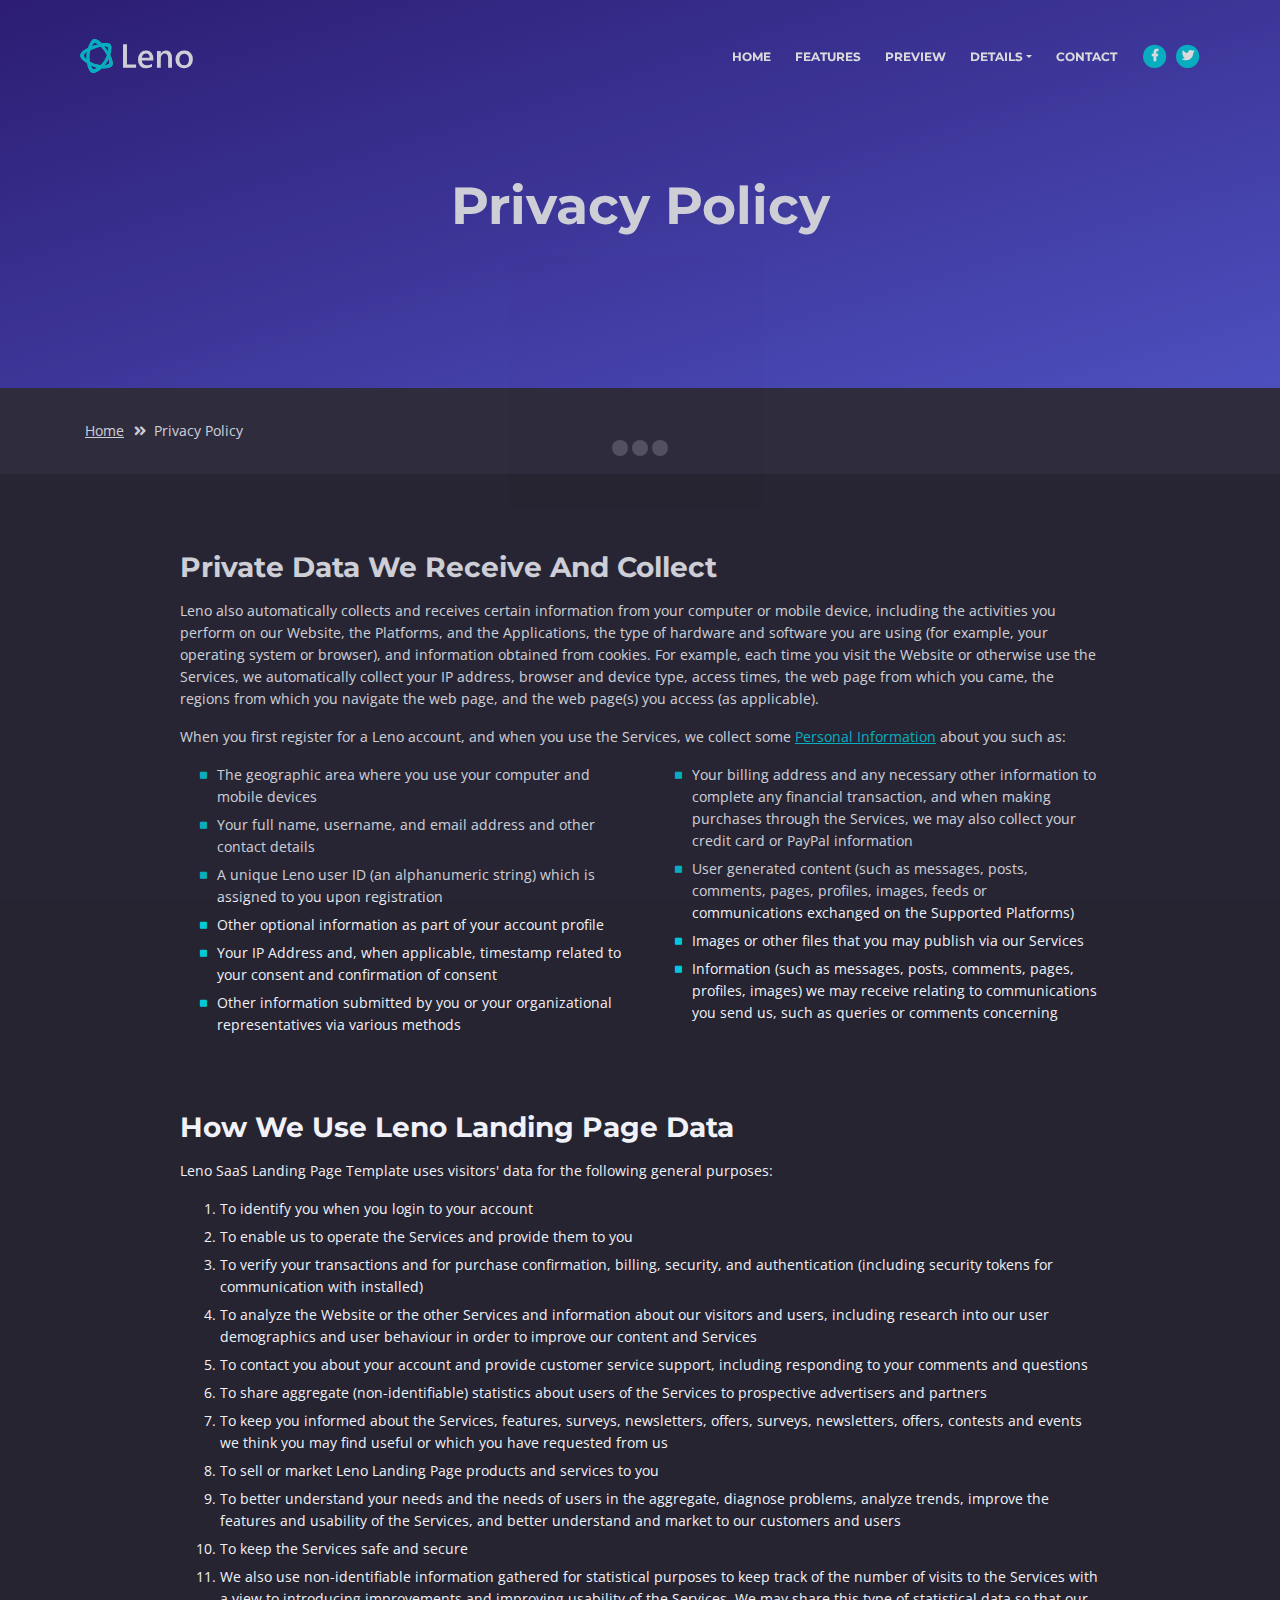
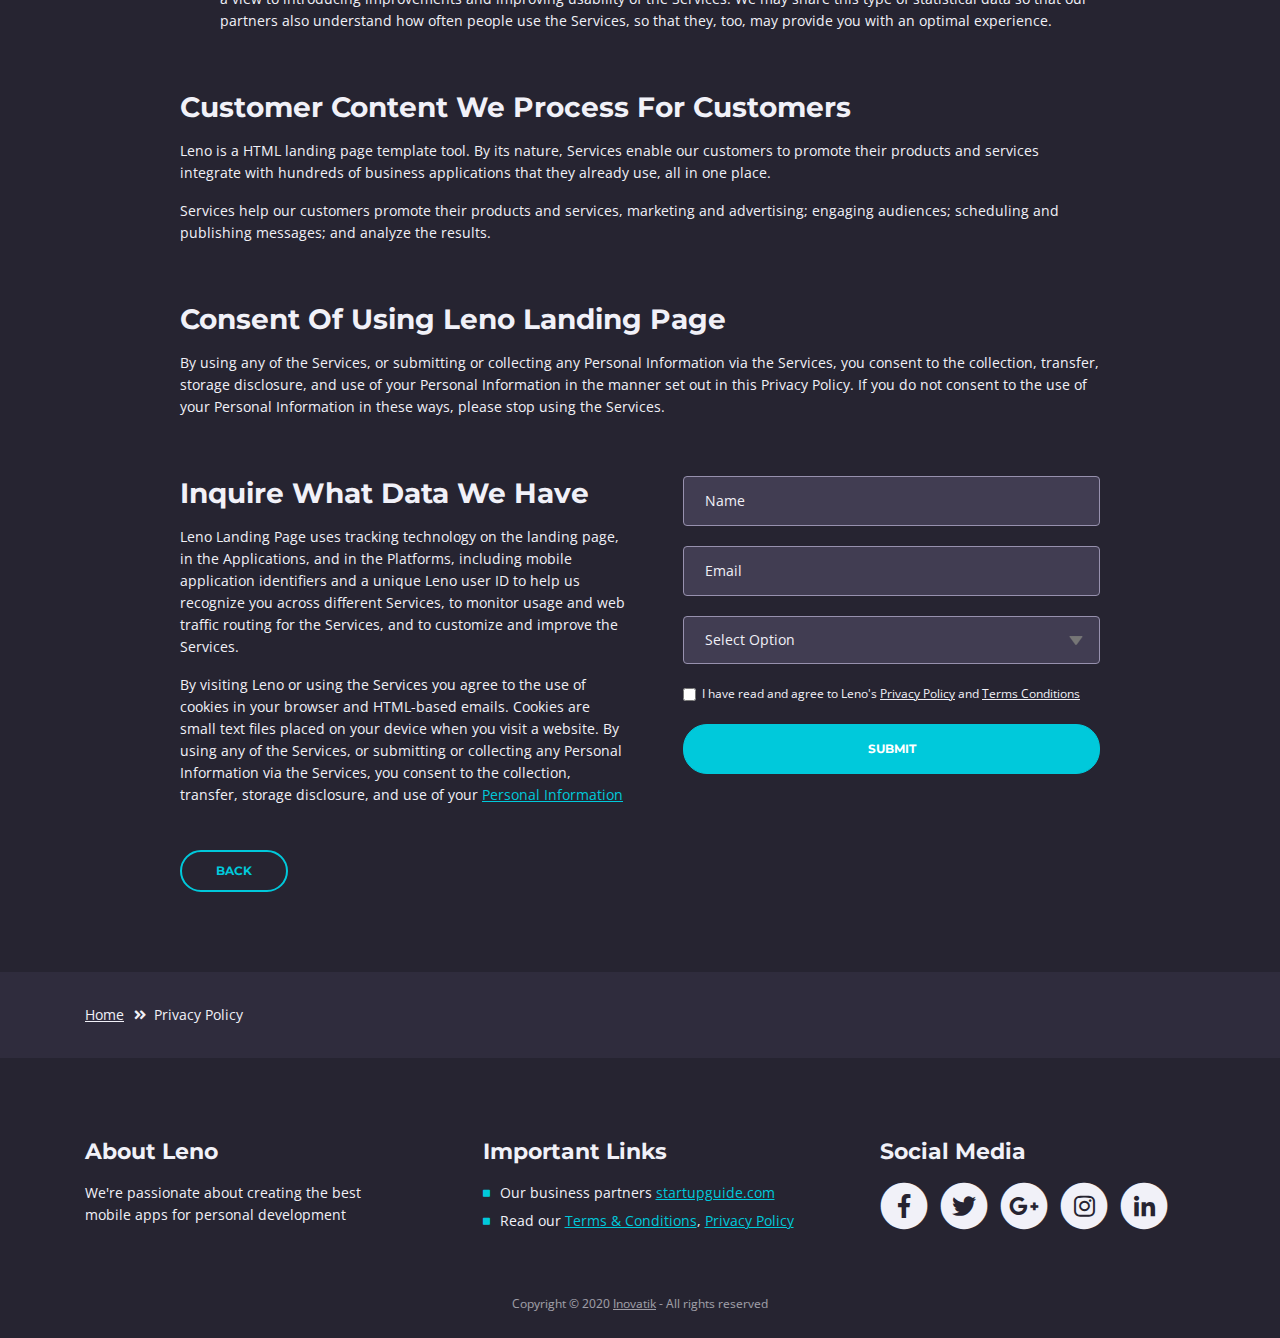
<file: leno-landing-page/web/privacy-policy.html>
<!DOCTYPE html>
<html lang="en">
<head>
    <meta charset="utf-8">
    <meta name="viewport" content="width=device-width, initial-scale=1, shrink-to-fit=no">
    
    <!-- SEO Meta Tags -->
    <meta name="description" content="Mobile app HTML landing page template to help you build a great online presence for your app which will convert visitors into users">
    <meta name="author" content="Inovatik">

    <!-- OG Meta Tags to improve the way the post looks when you share the page on LinkedIn, Facebook, Google+ -->
	<meta property="og:site_name" content="" /> <!-- website name -->
	<meta property="og:site" content="" /> <!-- website link -->
	<meta property="og:title" content=""/> <!-- title shown in the actual shared post -->
	<meta property="og:description" content="" /> <!-- description shown in the actual shared post -->
	<meta property="og:image" content="" /> <!-- image link, make sure it's jpg -->
	<meta property="og:url" content="" /> <!-- where do you want your post to link to -->
	<meta property="og:type" content="article" />

    <!-- Website Title -->
    <title>Privacy Policy - Leno - Mobile App HTML Landing Page Template</title>
    
    <!-- Styles -->
    <link href="https://fonts.googleapis.com/css?family=Open+Sans:300,300i,400,400i,600,600i,700,700i" rel="stylesheet">
    <link href="https://fonts.googleapis.com/css?family=Montserrat:600,700" rel="stylesheet">
    <link href="css/bootstrap.css" rel="stylesheet">
    <link href="css/fontawesome-all.css" rel="stylesheet">
    <link href="css/swiper.css" rel="stylesheet">
	<link href="css/magnific-popup.css" rel="stylesheet">
    <link href="css/styles.css" rel="stylesheet">
	
	<!-- Favicon  -->
    <link rel="icon" href="images/favicon.png">
</head>
<body data-spy="scroll" data-target=".fixed-top">
    
    <!-- Preloader -->
	<div class="spinner-wrapper">
        <div class="spinner">
            <div class="bounce1"></div>
            <div class="bounce2"></div>
            <div class="bounce3"></div>
        </div>
    </div>
    <!-- end of preloader -->
    

    <!-- Navigation -->
    <nav class="navbar navbar-expand-md navbar-dark navbar-custom fixed-top">
        <!-- Text Logo - Use this if you don't have a graphic logo -->
        <!-- <a class="navbar-brand logo-text page-scroll" href="index.html">Leno</a> -->

        <!-- Image Logo -->
        <a class="navbar-brand logo-image" href="index.html"><img src="images/logo.svg" alt="alternative"></a> 
        
        <!-- Mobile Menu Toggle Button -->
        <button class="navbar-toggler" type="button" data-toggle="collapse" data-target="#navbarsExampleDefault" aria-controls="navbarsExampleDefault" aria-expanded="false" aria-label="Toggle navigation">
            <span class="navbar-toggler-awesome fas fa-bars"></span>
            <span class="navbar-toggler-awesome fas fa-times"></span>
        </button>
        <!-- end of mobile menu toggle button -->

        <div class="collapse navbar-collapse" id="navbarsExampleDefault">
            <ul class="navbar-nav ml-auto">
                <li class="nav-item">
                    <a class="nav-link page-scroll" href="index.html#header">HOME <span class="sr-only">(current)</span></a>
                </li>
                <li class="nav-item">
                    <a class="nav-link page-scroll" href="index.html#features">FEATURES</a>
                </li>
                <li class="nav-item">
                    <a class="nav-link page-scroll" href="index.html#preview">PREVIEW</a>
                </li>

                <!-- Dropdown Menu -->          
                <li class="nav-item dropdown">
                    <a class="nav-link dropdown-toggle page-scroll" href="index.html#details" id="navbarDropdown" role="button" aria-haspopup="true" aria-expanded="false">DETAILS</a>
                    <div class="dropdown-menu" aria-labelledby="navbarDropdown">
                        <a class="dropdown-item" href="terms-conditions.html"><span class="item-text">TERMS CONDITIONS</span></a>
                        <div class="dropdown-items-divide-hr"></div>
                        <a class="dropdown-item" href="privacy-policy.html"><span class="item-text">PRIVACY POLICY</span></a>
                    </div>
                </li>
                <!-- end of dropdown menu -->

                <li class="nav-item">
                    <a class="nav-link page-scroll" href="index.html#contact">CONTACT</a>
                </li>
            </ul>
            <span class="nav-item social-icons">
                <span class="fa-stack">
                    <a href="#your-link">
                        <i class="fas fa-circle fa-stack-2x"></i>
                        <i class="fab fa-facebook-f fa-stack-1x"></i>
                    </a>
                </span>
                <span class="fa-stack">
                    <a href="#your-link">
                        <i class="fas fa-circle fa-stack-2x"></i>
                        <i class="fab fa-twitter fa-stack-1x"></i>
                    </a>
                </span>
            </span>
        </div>
    </nav> <!-- end of navbar -->
    <!-- end of navigation -->


    <!-- Header -->
    <header id="header" class="ex-header">
        <div class="container">
            <div class="row">
                <div class="col-md-12">
                    <h1>Privacy Policy</h1>
                </div> <!-- end of col -->
            </div> <!-- end of row -->
        </div> <!-- end of container -->
    </header> <!-- end of ex-header -->
    <!-- end of header -->


    <!-- Breadcrumbs -->
    <div class="ex-basic-1">
        <div class="container">
            <div class="row">
                <div class="col-lg-12">
                    <div class="breadcrumbs">
                        <a href="index.html">Home</a><i class="fa fa-angle-double-right"></i><span>Privacy Policy</span>
                    </div> <!-- end of breadcrumbs -->
                </div> <!-- end of col -->
            </div> <!-- end of row -->
        </div> <!-- end of container -->
    </div> <!-- end of ex-basic-1 -->
    <!-- end of breadcrumbs -->


    <!-- Privacy Content -->
    <div class="ex-basic-2">
        <div class="container">
            <div class="row">
                <div class="col-lg-10 offset-lg-1">
                    <div class="text-container">
                        <h3>Private Data We Receive And Collect</h3>
                        <p>Leno also automatically collects and receives certain information from your computer or mobile device, including the activities you perform on our Website, the Platforms, and the Applications, the type of hardware and software you are using (for example, your operating system or browser), and information obtained from cookies. For example, each time you visit the Website or otherwise use the Services, we automatically collect your IP address, browser and device type, access times, the web page from which you came, the regions from which you navigate the web page, and the web page(s) you access (as applicable).</p>
                        <p>When you first register for a Leno account, and when you use the Services, we collect some <a class="turquoise" href="#your-link">Personal Information</a> about you such as:</p>
                        <div class="row">
                            <div class="col-md-6">
                                <ul class="list-unstyled li-space-lg indent">
                                    <li class="media">
                                        <i class="fas fa-square"></i>
                                        <div class="media-body">The geographic area where you use your computer and mobile devices</div>
                                    </li>
                                    <li class="media">
                                        <i class="fas fa-square"></i>
                                        <div class="media-body">Your full name, username, and email address and other contact details</div>
                                    </li>
                                    <li class="media">
                                        <i class="fas fa-square"></i>
                                        <div class="media-body">A unique Leno user ID (an alphanumeric string) which is assigned to you upon registration</div>
                                    </li>
                                    <li class="media">
                                        <i class="fas fa-square"></i>
                                        <div class="media-body">Other optional information as part of your account profile</div>
                                    </li>
                                    <li class="media">
                                        <i class="fas fa-square"></i>
                                        <div class="media-body">Your IP Address and, when applicable, timestamp related to your consent and confirmation of consent</div>
                                    </li>
                                    <li class="media">
                                        <i class="fas fa-square"></i>
                                        <div class="media-body">Other information submitted by you or your organizational representatives via various methods</div>
                                    </li>
                                </ul>
                            </div> <!-- end of col -->

                            <div class="col-md-6">
                                <ul class="list-unstyled li-space-lg indent">
                                    <li class="media">
                                        <i class="fas fa-square"></i>
                                        <div class="media-body">Your billing address and any necessary other information to complete any financial transaction, and when making purchases through the Services, we may also collect your credit card or PayPal information</div>
                                    </li>
                                    <li class="media">
                                        <i class="fas fa-square"></i>
                                        <div class="media-body">User generated content (such as messages, posts, comments, pages, profiles, images, feeds or communications exchanged on the Supported Platforms)</div>
                                    </li>
                                    <li class="media">
                                        <i class="fas fa-square"></i>
                                        <div class="media-body">Images or other files that you may publish via our Services</div>
                                    </li>
                                    <li class="media">
                                        <i class="fas fa-square"></i>
                                        <div class="media-body">Information (such as messages, posts, comments, pages, profiles, images) we may receive relating to communications you send us, such as queries or comments concerning</div>
                                    </li>
                                </ul>
                            </div> <!-- end of col -->
                        </div> <!-- end of row -->
                    </div> <!-- end of text-container-->
                    
                    <div class="text-container">
                        <h3>How We Use Leno Landing Page Data</h3>
                        <p>Leno SaaS Landing Page Template uses visitors' data for the following general purposes:</p>
                        <ol class="li-space-lg">
                            <li>To identify you when you login to your account</li>
                            <li>To enable us to operate the Services and provide them to you</li>
                            <li>To verify your transactions and for purchase confirmation, billing, security, and authentication (including security tokens for communication with installed)</li>
                            <li>To analyze the Website or the other Services and information about our visitors and users, including research into our user demographics and user behaviour in order to improve our content and Services</li>
                            <li>To contact you about your account and provide customer service support, including responding to your comments and questions</li>
                            <li>To share aggregate (non-identifiable) statistics about users of the Services to prospective advertisers and partners</li>
                            <li>To keep you informed about the Services, features, surveys, newsletters, offers, surveys, newsletters, offers, contests and events we think you may find useful or which you have requested from us</li>
                            <li>To sell or market Leno Landing Page products and services to you</li>
                            <li>To better understand your needs and the needs of users in the aggregate, diagnose problems, analyze trends, improve the features and usability of the Services, and better understand and market to our customers and users</li>
                            <li>To keep the Services safe and secure</li>
                            <li>We also use non-identifiable information gathered for statistical purposes to keep track of the number of visits to the Services with a view to introducing improvements and improving usability of the Services. We may share this type of statistical data so that our partners also understand how often people use the Services, so that they, too, may provide you with an optimal experience.</li>
                        </ol>
                    </div> <!-- end of text-container -->

                    <div class="text-container">
                        <h3>Customer Content We Process For Customers</h3>
                        <p>Leno is a HTML landing page template tool. By its nature, Services enable our customers to promote their products and services integrate with hundreds of business applications that they already use, all in one place.</p>
                        <p>Services help our customers promote their products and services, marketing and advertising; engaging audiences; scheduling and publishing messages; and analyze the results.</p>
                    </div> <!-- end of text container -->

                    <div class="text-container">
                        <h3>Consent Of Using Leno Landing Page</h3>
					    <p class="mb-5">By using any of the Services, or submitting or collecting any Personal Information via the Services, you consent to the collection, transfer, storage disclosure, and use of your Personal Information in the manner set out in this Privacy Policy. If you do not consent to the use of your Personal Information in these ways, please stop using the Services.</p>
                    </div> <!-- end of text-container -->
                                       
                    <div class="row">
                        <div class="col-md-6">
                            <div class="text-container last">
                                <h3>Inquire What Data We Have</h3>
                                <p>Leno Landing Page uses tracking technology on the landing page, in the Applications, and in the Platforms, including mobile application identifiers and a unique Leno user ID to help us recognize you across different Services, to monitor usage and web traffic routing for the Services, and to customize and improve the Services.</p>
                                <p> By visiting Leno or using the Services you agree to the use of cookies in your browser and HTML-based emails. Cookies are small text files placed on your device when you visit a website. By using any of the Services, or submitting or collecting any Personal Information via the Services, you consent to the collection, transfer, storage disclosure, and use of your <a class="turquoise" href="#your-link">Personal Information</a></p>
                            </div> <!-- end of text container -->
                        </div> <!-- end of col-->
                        <div class="col-md-6">

                            <!-- Privacy Form -->
                            <div class="form-container">
                                <form id="privacyForm" data-toggle="validator" data-focus="false">
                                    <div class="form-group">
                                        <input type="text" class="form-control-input" id="pname" required>
                                        <label class="label-control" for="pname">Name</label>
                                        <div class="help-block with-errors"></div>
                                    </div>
                                    <div class="form-group">
                                        <input type="email" class="form-control-input" id="pemail" required>
                                        <label class="label-control" for="pemail">Email</label>
                                        <div class="help-block with-errors"></div>
                                    </div>
                                    <div class="form-group">
                                        <select class="form-control-select" id="pselect" required>
                                            <option class="select-option" value="" disabled selected>Select Option</option>
                                            <option class="select-option" value="Delete data">Delete my data</option>
                                            <option class="select-option" value="Show me data">Show me my data</option>
                                        </select>
                                        <div class="help-block with-errors"></div>
                                    </div>
                                    <div class="form-group checkbox">
                                        <input type="checkbox" id="pterms" value="Agreed-to-Terms" required>I have read and agree to Leno's <a href="privacy-policy.html">Privacy Policy</a> and <a href="terms-conditions.html">Terms Conditions</a>
                                        <div class="help-block with-errors"></div>
                                    </div>
                                    <div class="form-group">
                                        <button type="submit" class="form-control-submit-button">SUBMIT</button>
                                    </div>
                                    <div class="form-message">
                                        <div id="pmsgSubmit" class="h3 text-center hidden"></div>
                                    </div>
                                </form>
                            </div> <!-- end of form container -->
                            <!-- end of privacy form -->

                        </div> <!-- end of col--> 
                    </div> <!-- end of row -->
                    <a class="btn-outline-reg back" href="index.html">BACK</a>
                </div> <!-- end of col-->
            </div> <!-- end of row -->
        </div> <!-- end of container -->
    </div> <!-- end of ex-basic-2 -->
    <!-- end of privacy content -->


    <!-- Breadcrumbs -->
    <div class="ex-basic-1">
        <div class="container">
            <div class="row">
                <div class="col-lg-12">
                    <div class="breadcrumbs">
                        <a href="index.html">Home</a><i class="fa fa-angle-double-right"></i><span>Privacy Policy</span>
                    </div> <!-- end of breadcrumbs -->
                </div> <!-- end of col -->
            </div> <!-- end of row -->
        </div> <!-- end of container -->
    </div> <!-- end of ex-basic-1 -->
    <!-- end of breadcrumbs -->

    
    <!-- Footer -->
    <div class="footer">
        <div class="container">
            <div class="row">
                <div class="col-md-4">
                    <div class="footer-col">
                        <h4>About Leno</h4>
                        <p>We're passionate about creating the best mobile apps for personal development</p>
                    </div>
                </div> <!-- end of col -->
                <div class="col-md-4">
                    <div class="footer-col middle">
                        <h4>Important Links</h4>
                        <ul class="list-unstyled li-space-lg">
                            <li class="media">
                                <i class="fas fa-square"></i>
                                <div class="media-body">Our business partners <a class="turquoise" href="#your-link">startupguide.com</a></div>
                            </li>
                            <li class="media">
                                <i class="fas fa-square"></i>
                                <div class="media-body">Read our <a class="turquoise" href="terms-conditions.html">Terms & Conditions</a>, <a class="turquoise" href="privacy-policy.html">Privacy Policy</a></div>
                            </li>
                        </ul>
                    </div>
                </div> <!-- end of col -->
                <div class="col-md-4">
                    <div class="footer-col last">
                        <h4>Social Media</h4>
                        <span class="fa-stack">
                            <a href="#your-link">
                                <i class="fas fa-circle fa-stack-2x"></i>
                                <i class="fab fa-facebook-f fa-stack-1x"></i>
                            </a>
                        </span>
                        <span class="fa-stack">
                            <a href="#your-link">
                                <i class="fas fa-circle fa-stack-2x"></i>
                                <i class="fab fa-twitter fa-stack-1x"></i>
                            </a>
                        </span>
                        <span class="fa-stack">
                            <a href="#your-link">
                                <i class="fas fa-circle fa-stack-2x"></i>
                                <i class="fab fa-google-plus-g fa-stack-1x"></i>
                            </a>
                        </span>
                        <span class="fa-stack">
                            <a href="#your-link">
                                <i class="fas fa-circle fa-stack-2x"></i>
                                <i class="fab fa-instagram fa-stack-1x"></i>
                            </a>
                        </span>
                        <span class="fa-stack">
                            <a href="#your-link">
                                <i class="fas fa-circle fa-stack-2x"></i>
                                <i class="fab fa-linkedin-in fa-stack-1x"></i>
                            </a>
                        </span>
                    </div> 
                </div> <!-- end of col -->
            </div> <!-- end of row -->
        </div> <!-- end of container -->
    </div> <!-- end of footer -->  
    <!-- end of footer -->


    <!-- Copyright -->
    <div class="copyright">
        <div class="container">
            <div class="row">
                <div class="col-lg-12">
                    <p class="p-small">Copyright © 2020 <a href="https://inovatik.com">Inovatik</a> - All rights reserved</p>
                </div> <!-- end of col -->
            </div> <!-- enf of row -->
        </div> <!-- end of container -->
    </div> <!-- end of copyright --> 
    <!-- end of copyright -->

	
    <!-- Scripts -->
    <script src="js/jquery.min.js"></script> <!-- jQuery for Bootstrap's JavaScript plugins -->
    <script src="js/popper.min.js"></script> <!-- Popper tooltip library for Bootstrap -->
    <script src="js/bootstrap.min.js"></script> <!-- Bootstrap framework -->
    <script src="js/jquery.easing.min.js"></script> <!-- jQuery Easing for smooth scrolling between anchors -->
    <script src="js/swiper.min.js"></script> <!-- Swiper for image and text sliders -->
    <script src="js/jquery.magnific-popup.js"></script> <!-- Magnific Popup for lightboxes -->
    <script src="js/morphext.min.js"></script> <!-- Morphtext rotating text in the header -->
    <script src="js/validator.min.js"></script> <!-- Validator.js - Bootstrap plugin that validates forms -->
    <script src="js/scripts.js"></script> <!-- Custom scripts -->
    
</body>
</html>
</file>
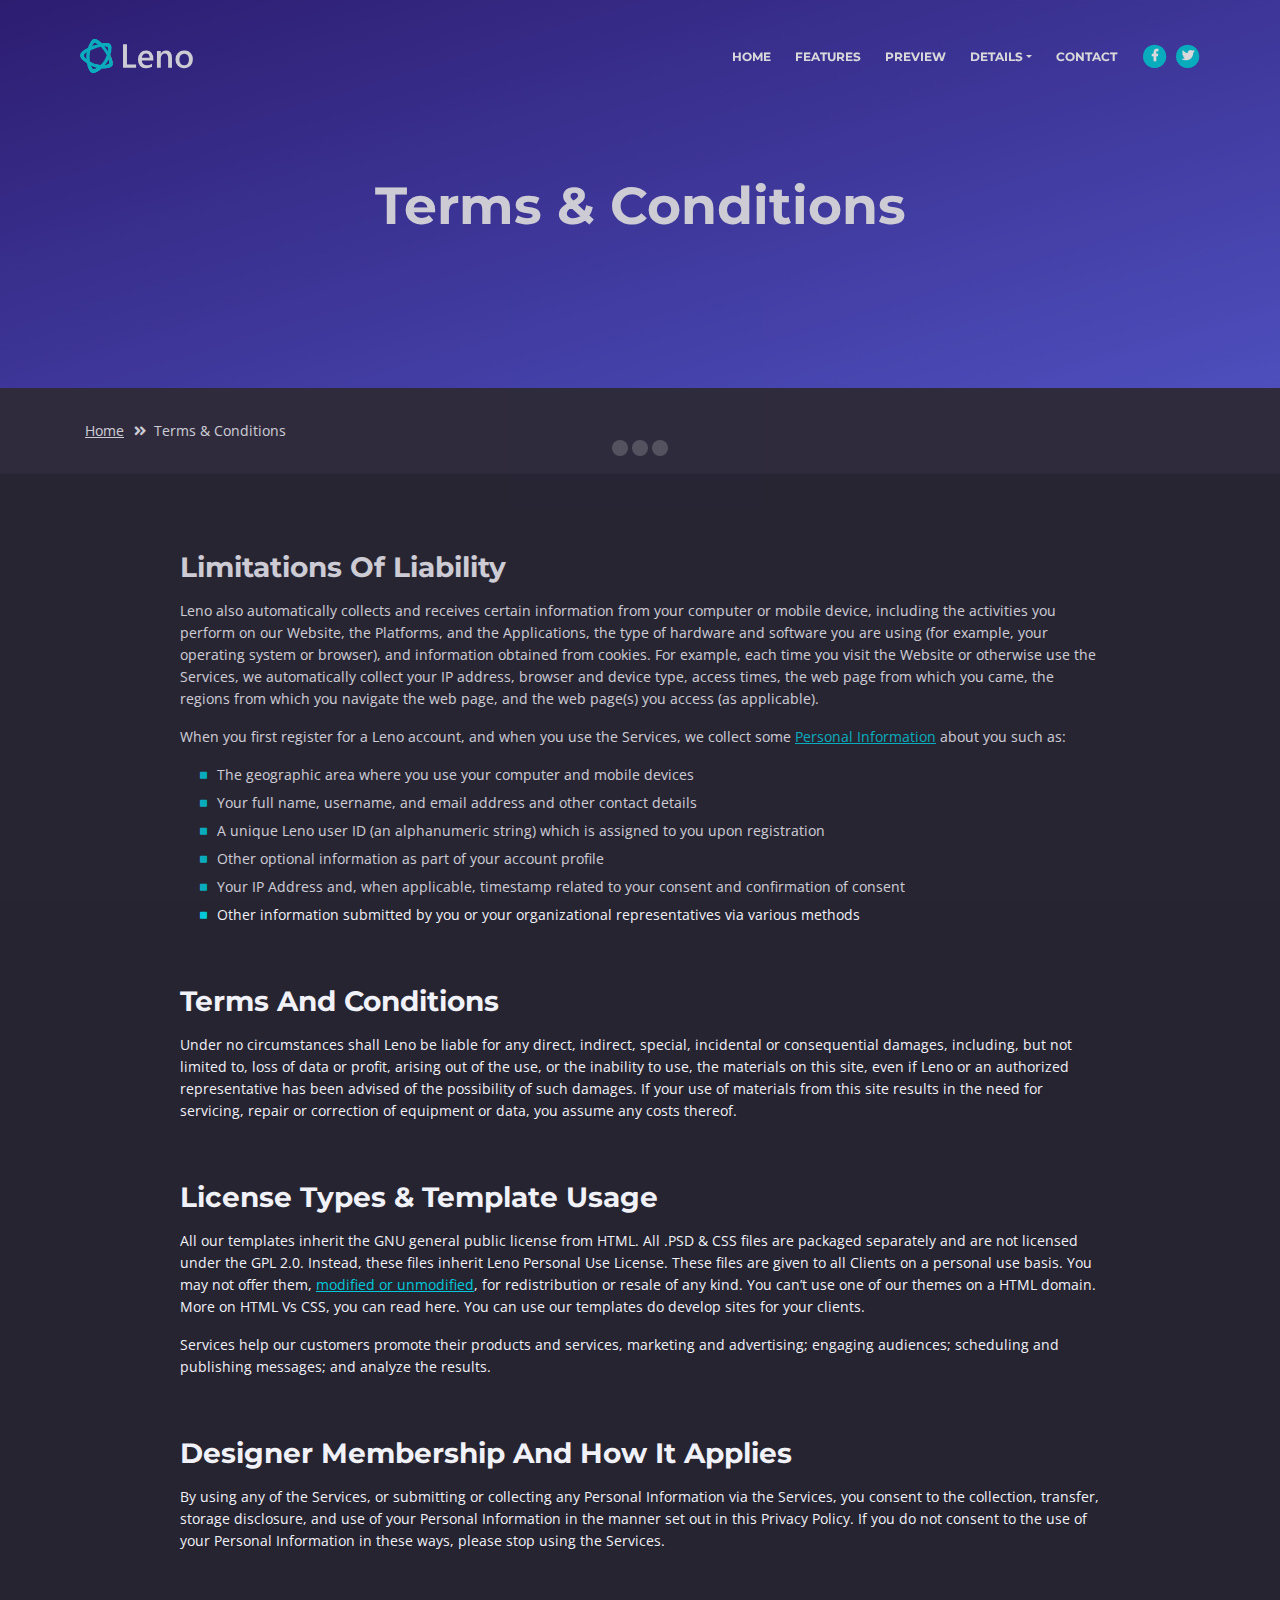
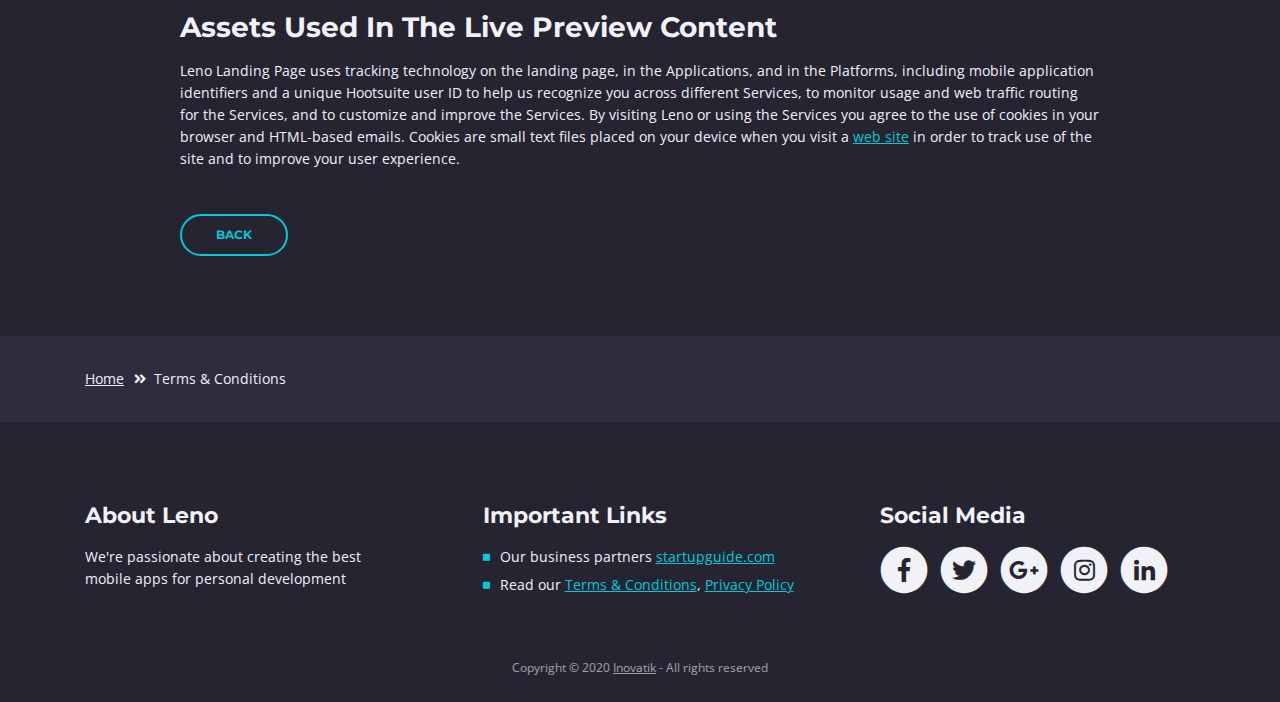
<file: leno-landing-page/web/terms-conditions.html>
<!DOCTYPE html>
<html lang="en">
<head>
    <meta charset="utf-8">
    <meta name="viewport" content="width=device-width, initial-scale=1, shrink-to-fit=no">
    
    <!-- SEO Meta Tags -->
    <meta name="description" content="Mobile app HTML landing page template to help you build a great online presence for your app which will convert visitors into users">
    <meta name="author" content="Inovatik">

    <!-- OG Meta Tags to improve the way the post looks when you share the page on LinkedIn, Facebook, Google+ -->
	<meta property="og:site_name" content="" /> <!-- website name -->
	<meta property="og:site" content="" /> <!-- website link -->
	<meta property="og:title" content=""/> <!-- title shown in the actual shared post -->
	<meta property="og:description" content="" /> <!-- description shown in the actual shared post -->
	<meta property="og:image" content="" /> <!-- image link, make sure it's jpg -->
	<meta property="og:url" content="" /> <!-- where do you want your post to link to -->
	<meta property="og:type" content="article" />

    <!-- Website Title -->
    <title>Terms Conditions - Leno - Mobile App HTML Landing Page Template</title>
    
    <!-- Styles -->
    <link href="https://fonts.googleapis.com/css?family=Open+Sans:300,300i,400,400i,600,600i,700,700i" rel="stylesheet">
    <link href="https://fonts.googleapis.com/css?family=Montserrat:600,700" rel="stylesheet">
    <link href="css/bootstrap.css" rel="stylesheet">
    <link href="css/fontawesome-all.css" rel="stylesheet">
    <link href="css/swiper.css" rel="stylesheet">
	<link href="css/magnific-popup.css" rel="stylesheet">
    <link href="css/styles.css" rel="stylesheet">
	
	<!-- Favicon  -->
    <link rel="icon" href="images/favicon.png">
</head>
<body data-spy="scroll" data-target=".fixed-top">
    
    <!-- Preloader -->
	<div class="spinner-wrapper">
        <div class="spinner">
            <div class="bounce1"></div>
            <div class="bounce2"></div>
            <div class="bounce3"></div>
        </div>
    </div>
    <!-- end of preloader -->
    

    <!-- Navigation -->
    <nav class="navbar navbar-expand-md navbar-dark navbar-custom fixed-top">
        <!-- Text Logo - Use this if you don't have a graphic logo -->
        <!-- <a class="navbar-brand logo-text page-scroll" href="index.html">Leno</a> -->

        <!-- Image Logo -->
        <a class="navbar-brand logo-image" href="index.html"><img src="images/logo.svg" alt="alternative"></a> 
        
        <!-- Mobile Menu Toggle Button -->
        <button class="navbar-toggler" type="button" data-toggle="collapse" data-target="#navbarsExampleDefault" aria-controls="navbarsExampleDefault" aria-expanded="false" aria-label="Toggle navigation">
            <span class="navbar-toggler-awesome fas fa-bars"></span>
            <span class="navbar-toggler-awesome fas fa-times"></span>
        </button>
        <!-- end of mobile menu toggle button -->

        <div class="collapse navbar-collapse" id="navbarsExampleDefault">
            <ul class="navbar-nav ml-auto">
                <li class="nav-item">
                    <a class="nav-link page-scroll" href="index.html#header">HOME <span class="sr-only">(current)</span></a>
                </li>
                <li class="nav-item">
                    <a class="nav-link page-scroll" href="index.html#features">FEATURES</a>
                </li>
                <li class="nav-item">
                    <a class="nav-link page-scroll" href="index.html#preview">PREVIEW</a>
                </li>

                <!-- Dropdown Menu -->          
                <li class="nav-item dropdown">
                    <a class="nav-link dropdown-toggle page-scroll" href="index.html#details" id="navbarDropdown" role="button" aria-haspopup="true" aria-expanded="false">DETAILS</a>
                    <div class="dropdown-menu" aria-labelledby="navbarDropdown">
                        <a class="dropdown-item" href="terms-conditions.html"><span class="item-text">TERMS CONDITIONS</span></a>
                        <div class="dropdown-items-divide-hr"></div>
                        <a class="dropdown-item" href="privacy-policy.html"><span class="item-text">PRIVACY POLICY</span></a>
                    </div>
                </li>
                <!-- end of dropdown menu -->

                <li class="nav-item">
                    <a class="nav-link page-scroll" href="index.html#contact">CONTACT</a>
                </li>
            </ul>
            <span class="nav-item social-icons">
                <span class="fa-stack">
                    <a href="#your-link">
                        <i class="fas fa-circle fa-stack-2x"></i>
                        <i class="fab fa-facebook-f fa-stack-1x"></i>
                    </a>
                </span>
                <span class="fa-stack">
                    <a href="#your-link">
                        <i class="fas fa-circle fa-stack-2x"></i>
                        <i class="fab fa-twitter fa-stack-1x"></i>
                    </a>
                </span>
            </span>
        </div>
    </nav> <!-- end of navbar -->
    <!-- end of navigation -->


    <!-- Header -->
    <header id="header" class="ex-header">
        <div class="container">
            <div class="row">
                <div class="col-lg-12">
                    <h1>Terms & Conditions</h1>
                </div> <!-- end of col -->
            </div> <!-- end of row -->
        </div> <!-- end of container -->
    </header> <!-- end of ex-header -->
    <!-- end of header -->


    <!-- Breadcrumbs -->
    <div class="ex-basic-1">
        <div class="container">
            <div class="row">
                <div class="col-lg-12">
                    <div class="breadcrumbs">
                        <a href="index.html">Home</a><i class="fa fa-angle-double-right"></i><span>Terms & Conditions</span>
                    </div> <!-- end of breadcrumbs -->
                </div> <!-- end of col -->
            </div> <!-- end of row -->
        </div> <!-- end of container -->
    </div> <!-- end of ex-basic-1 -->
    <!-- end of breadcrumbs -->


    <!-- Terms Content -->
    <div class="ex-basic-2">
        <div class="container">
            <div class="row">
                <div class="col-lg-10 offset-lg-1">
                    <div class="text-container">
                        <h3>Limitations Of Liability</h3>
                        <p>Leno also automatically collects and receives certain information from your computer or mobile device, including the activities you perform on our Website, the Platforms, and the Applications, the type of hardware and software you are using (for example, your operating system or browser), and information obtained from cookies. For example, each time you visit the Website or otherwise use the Services, we automatically collect your IP address, browser and device type, access times, the web page from which you came, the regions from which you navigate the web page, and the web page(s) you access (as applicable).</p>
                        <p>When you first register for a Leno account, and when you use the Services, we collect some <a class="turquoise" href="#your-link">Personal Information</a> about you such as:</p>
                        <ul class="list-unstyled li-space-lg indent">
                            <li class="media">
                                <i class="fas fa-square"></i>
                                <div class="media-body">The geographic area where you use your computer and mobile devices</div>
                            </li>
                            <li class="media">
                                <i class="fas fa-square"></i>
                                <div class="media-body">Your full name, username, and email address and other contact details</div>
                            </li>
                            <li class="media">
                                <i class="fas fa-square"></i>
                                <div class="media-body">A unique Leno user ID (an alphanumeric string) which is assigned to you upon registration</div>
                            </li>
                            <li class="media">
                                <i class="fas fa-square"></i>
                                <div class="media-body">Other optional information as part of your account profile</div>
                            </li>
                            <li class="media">
                                <i class="fas fa-square"></i>
                                <div class="media-body">Your IP Address and, when applicable, timestamp related to your consent and confirmation of consent</div>
                            </li>
                            <li class="media">
                                <i class="fas fa-square"></i>
                                <div class="media-body">Other information submitted by you or your organizational representatives via various methods</div>
                            </li>
                        </ul>
                    </div> <!-- end of text-container -->
                    
                    <div class="text-container">
                        <h3>Terms And Conditions</h3>
                        <p>Under no circumstances shall Leno be liable for any direct, indirect, special, incidental or consequential damages, including, but not limited to, loss of data or profit, arising out of the use, or the inability to use, the materials on this site, even if Leno or an authorized representative has been advised of the possibility of such damages. If your use of materials from this site results in the need for servicing, repair or correction of equipment or data, you assume any costs thereof.</p>
                    </div> <!-- end of text-container -->

                    <div class="text-container">
                        <h3>License Types & Template Usage</h3>
                        <p>All our templates inherit the GNU general public license from HTML. All .PSD & CSS files are packaged separately and are not licensed under the GPL 2.0. Instead, these files inherit Leno Personal Use License. These files are given to all Clients on a personal use basis. You may not offer them, <a class="turquoise" href="#your-link">modified or unmodified</a>, for redistribution or resale of any kind. You can’t use one of our themes on a HTML domain. More on HTML Vs CSS, you can read here. You can use our templates do develop sites for your clients.</p>
                        <p>Services help our customers promote their products and services, marketing and advertising; engaging audiences; scheduling and publishing messages; and analyze the results.</p>
                    </div> <!-- end of text-container -->

                    <div class="text-container">
                        <h3>Designer Membership And How It Applies</h3>
                        <p>By using any of the Services, or submitting or collecting any Personal Information via the Services, you consent to the collection, transfer, storage disclosure, and use of your Personal Information in the manner set out in this Privacy Policy. If you do not consent to the use of your Personal Information in these ways, please stop using the Services.</p>
                    </div> <!-- end of text-container -->
                    
                    <div class="text-container last">
                        <h3>Assets Used In The Live Preview Content</h3>
                        <p>Leno Landing Page uses tracking technology on the landing page, in the Applications, and in the Platforms, including mobile application identifiers and a unique Hootsuite user ID to help us recognize you across different Services, to monitor usage and web traffic routing for the Services, and to customize and improve the Services. By visiting Leno or using the Services you agree to the use of cookies in your browser and HTML-based emails. Cookies are small text files placed on your device when you visit a <a class="turquoise" href="#your-link">web site</a> in order to track use of the site and to improve your user experience.</p>
                        <a class="btn-outline-reg" href="index.html">BACK</a>
                    </div> <!-- end of text-container -->
                </div>
            </div> <!-- end of row -->
        </div> <!-- end of container -->
    </div> <!-- end of ex-basic -->
    <!-- end of terms content -->

    
    <!-- Breadcrumbs -->
    <div class="ex-basic-1">
        <div class="container">
            <div class="row">
                <div class="col-lg-12">
                    <div class="breadcrumbs">
                        <a href="index.html">Home</a><i class="fa fa-angle-double-right"></i><span>Terms & Conditions</span>
                    </div> <!-- end of breadcrumbs -->
                </div> <!-- end of col -->
            </div> <!-- end of row -->
        </div> <!-- end of container -->
    </div> <!-- end of ex-basic-1 -->
    <!-- end of breadcrumbs -->


    <!-- Footer -->
    <div class="footer">
        <div class="container">
            <div class="row">
                <div class="col-md-4">
                    <div class="footer-col">
                        <h4>About Leno</h4>
                        <p>We're passionate about creating the best mobile apps for personal development</p>
                    </div>
                </div> <!-- end of col -->
                <div class="col-md-4">
                    <div class="footer-col middle">
                        <h4>Important Links</h4>
                        <ul class="list-unstyled li-space-lg">
                            <li class="media">
                                <i class="fas fa-square"></i>
                                <div class="media-body">Our business partners <a class="turquoise" href="#your-link">startupguide.com</a></div>
                            </li>
                            <li class="media">
                                <i class="fas fa-square"></i>
                                <div class="media-body">Read our <a class="turquoise" href="terms-conditions.html">Terms & Conditions</a>, <a class="turquoise" href="privacy-policy.html">Privacy Policy</a></div>
                            </li>
                        </ul>
                    </div>
                </div> <!-- end of col -->
                <div class="col-md-4">
                    <div class="footer-col last">
                        <h4>Social Media</h4>
                        <span class="fa-stack">
                            <a href="#your-link">
                                <i class="fas fa-circle fa-stack-2x"></i>
                                <i class="fab fa-facebook-f fa-stack-1x"></i>
                            </a>
                        </span>
                        <span class="fa-stack">
                            <a href="#your-link">
                                <i class="fas fa-circle fa-stack-2x"></i>
                                <i class="fab fa-twitter fa-stack-1x"></i>
                            </a>
                        </span>
                        <span class="fa-stack">
                            <a href="#your-link">
                                <i class="fas fa-circle fa-stack-2x"></i>
                                <i class="fab fa-google-plus-g fa-stack-1x"></i>
                            </a>
                        </span>
                        <span class="fa-stack">
                            <a href="#your-link">
                                <i class="fas fa-circle fa-stack-2x"></i>
                                <i class="fab fa-instagram fa-stack-1x"></i>
                            </a>
                        </span>
                        <span class="fa-stack">
                            <a href="#your-link">
                                <i class="fas fa-circle fa-stack-2x"></i>
                                <i class="fab fa-linkedin-in fa-stack-1x"></i>
                            </a>
                        </span>
                    </div> 
                </div> <!-- end of col -->
            </div> <!-- end of row -->
        </div> <!-- end of container -->
    </div> <!-- end of footer -->  
    <!-- end of footer -->


    <!-- Copyright -->
    <div class="copyright">
        <div class="container">
            <div class="row">
                <div class="col-lg-12">
                    <p class="p-small">Copyright © 2020 <a href="https://inovatik.com">Inovatik</a> - All rights reserved</p>
                </div> <!-- end of col -->
            </div> <!-- enf of row -->
        </div> <!-- end of container -->
    </div> <!-- end of copyright --> 
    <!-- end of copyright -->

	
    <!-- Scripts -->
    <script src="js/jquery.min.js"></script> <!-- jQuery for Bootstrap's JavaScript plugins -->
    <script src="js/popper.min.js"></script> <!-- Popper tooltip library for Bootstrap -->
    <script src="js/bootstrap.min.js"></script> <!-- Bootstrap framework -->
    <script src="js/jquery.easing.min.js"></script> <!-- jQuery Easing for smooth scrolling between anchors -->
    <script src="js/swiper.min.js"></script> <!-- Swiper for image and text sliders -->
    <script src="js/jquery.magnific-popup.js"></script> <!-- Magnific Popup for lightboxes -->
    <script src="js/morphext.min.js"></script> <!-- Morphtext rotating text in the header -->
    <script src="js/validator.min.js"></script> <!-- Validator.js - Bootstrap plugin that validates forms -->
    <script src="js/scripts.js"></script> <!-- Custom scripts -->
</body>
</html>
</file>
<file: css/icomoon.css>
@font-face {
  font-family: 'icomoon';
  src:  url('../fonts/icomoon/icomoon.eot?6iuir');
  src:  url('../fonts/icomoon/icomoon.eot?6iuir#iefix') format('embedded-opentype'),
    url('../fonts/icomoon/icomoon.ttf?6iuir') format('truetype'),
    url('../fonts/icomoon/icomoon.woff?6iuir') format('woff'),
    url('../fonts/icomoon/icomoon.svg?6iuir#icomoon') format('svg');
  font-weight: normal;
  font-style: normal;
}

[class^="icon-"], [class*=" icon-"] {
  /* use !important to prevent issues with browser extensions that change fonts */
  font-family: 'icomoon' !important;
  speak: none;
  font-style: normal;
  font-weight: normal;
  font-variant: normal;
  text-transform: none;
  line-height: 1;

  /* Better Font Rendering =========== */
  -webkit-font-smoothing: antialiased;
  -moz-osx-font-smoothing: grayscale;
}

.icon-eye:before {
  content: "\e000";
}
.icon-paper-clip:before {
  content: "\e001";
}
.icon-mail:before {
  content: "\e002";
}
.icon-toggle:before {
  content: "\e003";
}
.icon-layout:before {
  content: "\e004";
}
.icon-link:before {
  content: "\e005";
}
.icon-bell:before {
  content: "\e006";
}
.icon-lock:before {
  content: "\e007";
}
.icon-unlock:before {
  content: "\e008";
}
.icon-ribbon:before {
  content: "\e009";
}
.icon-image:before {
  content: "\e010";
}
.icon-signal:before {
  content: "\e011";
}
.icon-target:before {
  content: "\e012";
}
.icon-clipboard:before {
  content: "\e013";
}
.icon-clock:before {
  content: "\e014";
}
.icon-watch:before {
  content: "\e015";
}
.icon-air-play:before {
  content: "\e016";
}
.icon-camera:before {
  content: "\e017";
}
.icon-video:before {
  content: "\e018";
}
.icon-disc:before {
  content: "\e019";
}
.icon-printer:before {
  content: "\e020";
}
.icon-monitor:before {
  content: "\e021";
}
.icon-server:before {
  content: "\e022";
}
.icon-cog:before {
  content: "\e023";
}
.icon-heart:before {
  content: "\e024";
}
.icon-paragraph:before {
  content: "\e025";
}
.icon-align-justify:before {
  content: "\e026";
}
.icon-align-left:before {
  content: "\e027";
}
.icon-align-center:before {
  content: "\e028";
}
.icon-align-right:before {
  content: "\e029";
}
.icon-book:before {
  content: "\e030";
}
.icon-layers:before {
  content: "\e031";
}
.icon-stack:before {
  content: "\e032";
}
.icon-stack-2:before {
  content: "\e033";
}
.icon-paper:before {
  content: "\e034";
}
.icon-paper-stack:before {
  content: "\e035";
}
.icon-search:before {
  content: "\e036";
}
.icon-zoom-in:before {
  content: "\e037";
}
.icon-zoom-out:before {
  content: "\e038";
}
.icon-reply:before {
  content: "\e039";
}
.icon-circle-plus:before {
  content: "\e040";
}
.icon-circle-minus:before {
  content: "\e041";
}
.icon-circle-check:before {
  content: "\e042";
}
.icon-circle-cross:before {
  content: "\e043";
}
.icon-square-plus:before {
  content: "\e044";
}
.icon-square-minus:before {
  content: "\e045";
}
.icon-square-check:before {
  content: "\e046";
}
.icon-square-cross:before {
  content: "\e047";
}
.icon-microphone:before {
  content: "\e048";
}
.icon-record:before {
  content: "\e049";
}
.icon-skip-back:before {
  content: "\e050";
}
.icon-rewind:before {
  content: "\e051";
}
.icon-play:before {
  content: "\e052";
}
.icon-pause:before {
  content: "\e053";
}
.icon-stop:before {
  content: "\e054";
}
.icon-fast-forward:before {
  content: "\e055";
}
.icon-skip-forward:before {
  content: "\e056";
}
.icon-shuffle:before {
  content: "\e057";
}
.icon-repeat:before {
  content: "\e058";
}
.icon-folder:before {
  content: "\e059";
}
.icon-umbrella:before {
  content: "\e060";
}
.icon-moon:before {
  content: "\e061";
}
.icon-thermometer:before {
  content: "\e062";
}
.icon-drop:before {
  content: "\e063";
}
.icon-sun:before {
  content: "\e064";
}
.icon-cloud:before {
  content: "\e065";
}
.icon-cloud-upload:before {
  content: "\e066";
}
.icon-cloud-download:before {
  content: "\e067";
}
.icon-upload:before {
  content: "\e068";
}
.icon-download:before {
  content: "\e069";
}
.icon-location:before {
  content: "\e070";
}
.icon-location-2:before {
  content: "\e071";
}
.icon-map:before {
  content: "\e072";
}
.icon-battery:before {
  content: "\e073";
}
.icon-head:before {
  content: "\e074";
}
.icon-briefcase:before {
  content: "\e075";
}
.icon-speech-bubble:before {
  content: "\e076";
}
.icon-anchor:before {
  content: "\e077";
}
.icon-globe:before {
  content: "\e078";
}
.icon-box:before {
  content: "\e079";
}
.icon-reload:before {
  content: "\e080";
}
.icon-share:before {
  content: "\e081";
}
.icon-marquee:before {
  content: "\e082";
}
.icon-marquee-plus:before {
  content: "\e083";
}
.icon-marquee-minus:before {
  content: "\e084";
}
.icon-tag:before {
  content: "\e085";
}
.icon-power:before {
  content: "\e086";
}
.icon-command:before {
  content: "\e087";
}
.icon-alt:before {
  content: "\e088";
}
.icon-esc:before {
  content: "\e089";
}
.icon-bar-graph:before {
  content: "\e090";
}
.icon-bar-graph-2:before {
  content: "\e091";
}
.icon-pie-graph:before {
  content: "\e092";
}
.icon-star:before {
  content: "\e093";
}
.icon-arrow-left:before {
  content: "\e094";
}
.icon-arrow-right:before {
  content: "\e095";
}
.icon-arrow-up:before {
  content: "\e096";
}
.icon-arrow-down:before {
  content: "\e097";
}
.icon-volume:before {
  content: "\e098";
}
.icon-mute:before {
  content: "\e099";
}
.icon-content-right:before {
  content: "\e100";
}
.icon-content-left:before {
  content: "\e101";
}
.icon-grid:before {
  content: "\e102";
}
.icon-grid-2:before {
  content: "\e103";
}
.icon-columns:before {
  content: "\e104";
}
.icon-loader:before {
  content: "\e105";
}
.icon-bag:before {
  content: "\e106";
}
.icon-ban:before {
  content: "\e107";
}
.icon-flag:before {
  content: "\e108";
}
.icon-trash:before {
  content: "\e109";
}
.icon-expand:before {
  content: "\e110";
}
.icon-contract:before {
  content: "\e111";
}
.icon-maximize:before {
  content: "\e112";
}
.icon-minimize:before {
  content: "\e113";
}
.icon-plus:before {
  content: "\e114";
}
.icon-minus:before {
  content: "\e115";
}
.icon-check:before {
  content: "\e116";
}
.icon-cross:before {
  content: "\e117";
}
.icon-move:before {
  content: "\e118";
}
.icon-delete:before {
  content: "\e119";
}
.icon-menu:before {
  content: "\e120";
}
.icon-archive:before {
  content: "\e121";
}
.icon-inbox:before {
  content: "\e122";
}
.icon-outbox:before {
  content: "\e123";
}
.icon-file:before {
  content: "\e124";
}
.icon-file-add:before {
  content: "\e125";
}
.icon-file-subtract:before {
  content: "\e126";
}
.icon-help:before {
  content: "\e127";
}
.icon-open:before {
  content: "\e128";
}
.icon-ellipsis:before {
  content: "\e129";
}
.icon-add-to-list:before {
  content: "\e900";
}
.icon-classic-computer:before {
  content: "\e901";
}
.icon-controller-fast-backward:before {
  content: "\e902";
}
.icon-creative-commons-attribution:before {
  content: "\e903";
}
.icon-creative-commons-noderivs:before {
  content: "\e904";
}
.icon-creative-commons-noncommercial-eu:before {
  content: "\e905";
}
.icon-creative-commons-noncommercial-us:before {
  content: "\e906";
}
.icon-creative-commons-public-domain:before {
  content: "\e907";
}
.icon-creative-commons-remix:before {
  content: "\e908";
}
.icon-creative-commons-share:before {
  content: "\e909";
}
.icon-creative-commons-sharealike:before {
  content: "\e90a";
}
.icon-creative-commons:before {
  content: "\e90b";
}
.icon-document-landscape:before {
  content: "\e90c";
}
.icon-remove-user:before {
  content: "\e90d";
}
.icon-warning:before {
  content: "\e90e";
}
.icon-arrow-bold-down:before {
  content: "\e90f";
}
.icon-arrow-bold-left:before {
  content: "\e910";
}
.icon-arrow-bold-right:before {
  content: "\e911";
}
.icon-arrow-bold-up:before {
  content: "\e912";
}
.icon-arrow-down2:before {
  content: "\e913";
}
.icon-arrow-left2:before {
  content: "\e914";
}
.icon-arrow-long-down:before {
  content: "\e915";
}
.icon-arrow-long-left:before {
  content: "\e916";
}
.icon-arrow-long-right:before {
  content: "\e917";
}
.icon-arrow-long-up:before {
  content: "\e918";
}
.icon-arrow-right2:before {
  content: "\e919";
}
.icon-arrow-up2:before {
  content: "\e91a";
}
.icon-arrow-with-circle-down:before {
  content: "\e91b";
}
.icon-arrow-with-circle-left:before {
  content: "\e91c";
}
.icon-arrow-with-circle-right:before {
  content: "\e91d";
}
.icon-arrow-with-circle-up:before {
  content: "\e91e";
}
.icon-bookmark:before {
  content: "\e91f";
}
.icon-bookmarks:before {
  content: "\e920";
}
.icon-chevron-down:before {
  content: "\e921";
}
.icon-chevron-left:before {
  content: "\e922";
}
.icon-chevron-right:before {
  content: "\e923";
}
.icon-chevron-small-down:before {
  content: "\e924";
}
.icon-chevron-small-left:before {
  content: "\e925";
}
.icon-chevron-small-right:before {
  content: "\e926";
}
.icon-chevron-small-up:before {
  content: "\e927";
}
.icon-chevron-thin-down:before {
  content: "\e928";
}
.icon-chevron-thin-left:before {
  content: "\e929";
}
.icon-chevron-thin-right:before {
  content: "\e92a";
}
.icon-chevron-thin-up:before {
  content: "\e92b";
}
.icon-chevron-up:before {
  content: "\e92c";
}
.icon-chevron-with-circle-down:before {
  content: "\e92d";
}
.icon-chevron-with-circle-left:before {
  content: "\e92e";
}
.icon-chevron-with-circle-right:before {
  content: "\e92f";
}
.icon-chevron-with-circle-up:before {
  content: "\e930";
}
.icon-cloud2:before {
  content: "\e931";
}
.icon-controller-fast-forward:before {
  content: "\e932";
}
.icon-controller-jump-to-start:before {
  content: "\e933";
}
.icon-controller-next:before {
  content: "\e934";
}
.icon-controller-paus:before {
  content: "\e935";
}
.icon-controller-play:before {
  content: "\e936";
}
.icon-controller-record:before {
  content: "\e937";
}
.icon-controller-stop:before {
  content: "\e938";
}
.icon-controller-volume:before {
  content: "\e939";
}
.icon-dot-single:before {
  content: "\e93a";
}
.icon-dots-three-horizontal:before {
  content: "\e93b";
}
.icon-dots-three-vertical:before {
  content: "\e93c";
}
.icon-dots-two-horizontal:before {
  content: "\e93d";
}
.icon-dots-two-vertical:before {
  content: "\e93e";
}
.icon-download2:before {
  content: "\e93f";
}
.icon-emoji-flirt:before {
  content: "\e940";
}
.icon-flow-branch:before {
  content: "\e941";
}
.icon-flow-cascade:before {
  content: "\e942";
}
.icon-flow-line:before {
  content: "\e943";
}
.icon-flow-parallel:before {
  content: "\e944";
}
.icon-flow-tree:before {
  content: "\e945";
}
.icon-install:before {
  content: "\e946";
}
.icon-layers2:before {
  content: "\e947";
}
.icon-open-book:before {
  content: "\e948";
}
.icon-resize-100:before {
  content: "\e949";
}
.icon-resize-full-screen:before {
  content: "\e94a";
}
.icon-save:before {
  content: "\e94b";
}
.icon-select-arrows:before {
  content: "\e94c";
}
.icon-sound-mute:before {
  content: "\e94d";
}
.icon-sound:before {
  content: "\e94e";
}
.icon-trash2:before {
  content: "\e94f";
}
.icon-triangle-down:before {
  content: "\e950";
}
.icon-triangle-left:before {
  content: "\e951";
}
.icon-triangle-right:before {
  content: "\e952";
}
.icon-triangle-up:before {
  content: "\e953";
}
.icon-uninstall:before {
  content: "\e954";
}
.icon-upload-to-cloud:before {
  content: "\e955";
}
.icon-upload2:before {
  content: "\e956";
}
.icon-add-user:before {
  content: "\e957";
}
.icon-address:before {
  content: "\e958";
}
.icon-adjust:before {
  content: "\e959";
}
.icon-air:before {
  content: "\e95a";
}
.icon-aircraft-landing:before {
  content: "\e95b";
}
.icon-aircraft-take-off:before {
  content: "\e95c";
}
.icon-aircraft:before {
  content: "\e95d";
}
.icon-align-bottom:before {
  content: "\e95e";
}
.icon-align-horizontal-middle:before {
  content: "\e95f";
}
.icon-align-left2:before {
  content: "\e960";
}
.icon-align-right2:before {
  content: "\e961";
}
.icon-align-top:before {
  content: "\e962";
}
.icon-align-vertical-middle:before {
  content: "\e963";
}
.icon-archive2:before {
  content: "\e964";
}
.icon-area-graph:before {
  content: "\e965";
}
.icon-attachment:before {
  content: "\e966";
}
.icon-awareness-ribbon:before {
  content: "\e967";
}
.icon-back-in-time:before {
  content: "\e968";
}
.icon-back:before {
  content: "\e969";
}
.icon-bar-graph2:before {
  content: "\e96a";
}
.icon-battery2:before {
  content: "\e96b";
}
.icon-beamed-note:before {
  content: "\e96c";
}
.icon-bell2:before {
  content: "\e96d";
}
.icon-blackboard:before {
  content: "\e96e";
}
.icon-block:before {
  content: "\e96f";
}
.icon-book2:before {
  content: "\e970";
}
.icon-bowl:before {
  content: "\e971";
}
.icon-box2:before {
  content: "\e972";
}
.icon-briefcase2:before {
  content: "\e973";
}
.icon-browser:before {
  content: "\e974";
}
.icon-brush:before {
  content: "\e975";
}
.icon-bucket:before {
  content: "\e976";
}
.icon-cake:before {
  content: "\e977";
}
.icon-calculator:before {
  content: "\e978";
}
.icon-calendar:before {
  content: "\e979";
}
.icon-camera2:before {
  content: "\e97a";
}
.icon-ccw:before {
  content: "\e97b";
}
.icon-chat:before {
  content: "\e97c";
}
.icon-check2:before {
  content: "\e97d";
}
.icon-circle-with-cross:before {
  content: "\e97e";
}
.icon-circle-with-minus:before {
  content: "\e97f";
}
.icon-circle-with-plus:before {
  content: "\e980";
}
.icon-circle:before {
  content: "\e981";
}
.icon-circular-graph:before {
  content: "\e982";
}
.icon-clapperboard:before {
  content: "\e983";
}
.icon-clipboard2:before {
  content: "\e984";
}
.icon-clock2:before {
  content: "\e985";
}
.icon-code:before {
  content: "\e986";
}
.icon-cog2:before {
  content: "\e987";
}
.icon-colours:before {
  content: "\e988";
}
.icon-compass:before {
  content: "\e989";
}
.icon-copy:before {
  content: "\e98a";
}
.icon-credit-card:before {
  content: "\e98b";
}
.icon-credit:before {
  content: "\e98c";
}
.icon-cross2:before {
  content: "\e98d";
}
.icon-cup:before {
  content: "\e98e";
}
.icon-cw:before {
  content: "\e98f";
}
.icon-cycle:before {
  content: "\e990";
}
.icon-database:before {
  content: "\e991";
}
.icon-dial-pad:before {
  content: "\e992";
}
.icon-direction:before {
  content: "\e993";
}
.icon-document:before {
  content: "\e994";
}
.icon-documents:before {
  content: "\e995";
}
.icon-drink:before {
  content: "\e996";
}
.icon-drive:before {
  content: "\e997";
}
.icon-drop2:before {
  content: "\e998";
}
.icon-edit:before {
  content: "\e999";
}
.icon-email:before {
  content: "\e99a";
}
.icon-emoji-happy:before {
  content: "\e99b";
}
.icon-emoji-neutral:before {
  content: "\e99c";
}
.icon-emoji-sad:before {
  content: "\e99d";
}
.icon-erase:before {
  content: "\e99e";
}
.icon-eraser:before {
  content: "\e99f";
}
.icon-export:before {
  content: "\e9a0";
}
.icon-eye2:before {
  content: "\e9a1";
}
.icon-feather:before {
  content: "\e9a2";
}
.icon-flag2:before {
  content: "\e9a3";
}
.icon-flash:before {
  content: "\e9a4";
}
.icon-flashlight:before {
  content: "\e9a5";
}
.icon-flat-brush:before {
  content: "\e9a6";
}
.icon-folder-images:before {
  content: "\e9a7";
}
.icon-folder-music:before {
  content: "\e9a8";
}
.icon-folder-video:before {
  content: "\e9a9";
}
.icon-folder2:before {
  content: "\e9aa";
}
.icon-forward:before {
  content: "\e9ab";
}
.icon-funnel:before {
  content: "\e9ac";
}
.icon-game-controller:before {
  content: "\e9ad";
}
.icon-gauge:before {
  content: "\e9ae";
}
.icon-globe2:before {
  content: "\e9af";
}
.icon-graduation-cap:before {
  content: "\e9b0";
}
.icon-grid2:before {
  content: "\e9b1";
}
.icon-hair-cross:before {
  content: "\e9b2";
}
.icon-hand:before {
  content: "\e9b3";
}
.icon-heart-outlined:before {
  content: "\e9b4";
}
.icon-heart2:before {
  content: "\e9b5";
}
.icon-help-with-circle:before {
  content: "\e9b6";
}
.icon-help2:before {
  content: "\e9b7";
}
.icon-home:before {
  content: "\e9b8";
}
.icon-hour-glass:before {
  content: "\e9b9";
}
.icon-image-inverted:before {
  content: "\e9ba";
}
.icon-image2:before {
  content: "\e9bb";
}
.icon-images:before {
  content: "\e9bc";
}
.icon-inbox2:before {
  content: "\e9bd";
}
.icon-infinity:before {
  content: "\e9be";
}
.icon-info-with-circle:before {
  content: "\e9bf";
}
.icon-info:before {
  content: "\e9c0";
}
.icon-key:before {
  content: "\e9c1";
}
.icon-keyboard:before {
  content: "\e9c2";
}
.icon-lab-flask:before {
  content: "\e9c3";
}
.icon-landline:before {
  content: "\e9c4";
}
.icon-language:before {
  content: "\e9c5";
}
.icon-laptop:before {
  content: "\e9c6";
}
.icon-leaf:before {
  content: "\e9c7";
}
.icon-level-down:before {
  content: "\e9c8";
}
.icon-level-up:before {
  content: "\e9c9";
}
.icon-lifebuoy:before {
  content: "\e9ca";
}
.icon-light-bulb:before {
  content: "\e9cb";
}
.icon-light-down:before {
  content: "\e9cc";
}
.icon-light-up:before {
  content: "\e9cd";
}
.icon-line-graph:before {
  content: "\e9ce";
}
.icon-link2:before {
  content: "\e9cf";
}
.icon-list:before {
  content: "\e9d0";
}
.icon-location-pin:before {
  content: "\e9d1";
}
.icon-location2:before {
  content: "\e9d2";
}
.icon-lock-open:before {
  content: "\e9d3";
}
.icon-lock2:before {
  content: "\e9d4";
}
.icon-log-out:before {
  content: "\e9d5";
}
.icon-login:before {
  content: "\e9d6";
}
.icon-loop:before {
  content: "\e9d7";
}
.icon-magnet:before {
  content: "\e9d8";
}
.icon-magnifying-glass:before {
  content: "\e9d9";
}
.icon-mail2:before {
  content: "\e9da";
}
.icon-man:before {
  content: "\e9db";
}
.icon-map2:before {
  content: "\e9dc";
}
.icon-mask:before {
  content: "\e9dd";
}
.icon-medal:before {
  content: "\e9de";
}
.icon-megaphone:before {
  content: "\e9df";
}
.icon-menu2:before {
  content: "\e9e0";
}
.icon-message:before {
  content: "\e9e1";
}
.icon-mic:before {
  content: "\e9e2";
}
.icon-minus2:before {
  content: "\e9e3";
}
.icon-mobile:before {
  content: "\e9e4";
}
.icon-modern-mic:before {
  content: "\e9e5";
}
.icon-moon2:before {
  content: "\e9e6";
}
.icon-mouse:before {
  content: "\e9e7";
}
.icon-music:before {
  content: "\e9e8";
}
.icon-network:before {
  content: "\e9e9";
}
.icon-new-message:before {
  content: "\e9ea";
}
.icon-new:before {
  content: "\e9eb";
}
.icon-news:before {
  content: "\e9ec";
}
.icon-note:before {
  content: "\e9ed";
}
.icon-notification:before {
  content: "\e9ee";
}
.icon-old-mobile:before {
  content: "\e9ef";
}
.icon-old-phone:before {
  content: "\e9f0";
}
.icon-palette:before {
  content: "\e9f1";
}
.icon-paper-plane:before {
  content: "\e9f2";
}
.icon-pencil:before {
  content: "\e9f3";
}
.icon-phone:before {
  content: "\e9f4";
}
.icon-pie-chart:before {
  content: "\e9f5";
}
.icon-pin:before {
  content: "\e9f6";
}
.icon-plus2:before {
  content: "\e9f7";
}
.icon-popup:before {
  content: "\e9f8";
}
.icon-power-plug:before {
  content: "\e9f9";
}
.icon-price-ribbon:before {
  content: "\e9fa";
}
.icon-price-tag:before {
  content: "\e9fb";
}
.icon-print:before {
  content: "\e9fc";
}
.icon-progress-empty:before {
  content: "\e9fd";
}
.icon-progress-full:before {
  content: "\e9fe";
}
.icon-progress-one:before {
  content: "\e9ff";
}
.icon-progress-two:before {
  content: "\ea00";
}
.icon-publish:before {
  content: "\ea01";
}
.icon-quote:before {
  content: "\ea02";
}
.icon-radio:before {
  content: "\ea03";
}
.icon-reply-all:before {
  content: "\ea04";
}
.icon-reply2:before {
  content: "\ea05";
}
.icon-retweet:before {
  content: "\ea06";
}
.icon-rocket:before {
  content: "\ea07";
}
.icon-round-brush:before {
  content: "\ea08";
}
.icon-rss:before {
  content: "\ea09";
}
.icon-ruler:before {
  content: "\ea0a";
}
.icon-scissors:before {
  content: "\ea0b";
}
.icon-share-alternitive:before {
  content: "\ea0c";
}
.icon-share2:before {
  content: "\ea0d";
}
.icon-shareable:before {
  content: "\ea0e";
}
.icon-shield:before {
  content: "\ea0f";
}
.icon-shop:before {
  content: "\ea10";
}
.icon-shopping-bag:before {
  content: "\ea11";
}
.icon-shopping-basket:before {
  content: "\ea12";
}
.icon-shopping-cart:before {
  content: "\ea13";
}
.icon-shuffle2:before {
  content: "\ea14";
}
.icon-signal2:before {
  content: "\ea15";
}
.icon-sound-mix:before {
  content: "\ea16";
}
.icon-sports-club:before {
  content: "\ea17";
}
.icon-spreadsheet:before {
  content: "\ea18";
}
.icon-squared-cross:before {
  content: "\ea19";
}
.icon-squared-minus:before {
  content: "\ea1a";
}
.icon-squared-plus:before {
  content: "\ea1b";
}
.icon-star-outlined:before {
  content: "\ea1c";
}
.icon-star2:before {
  content: "\ea1d";
}
.icon-stopwatch:before {
  content: "\ea1e";
}
.icon-suitcase:before {
  content: "\ea1f";
}
.icon-swap:before {
  content: "\ea20";
}
.icon-sweden:before {
  content: "\ea21";
}
.icon-switch:before {
  content: "\ea22";
}
.icon-tablet:before {
  content: "\ea23";
}
.icon-tag2:before {
  content: "\ea24";
}
.icon-text-document-inverted:before {
  content: "\ea25";
}
.icon-text-document:before {
  content: "\ea26";
}
.icon-text:before {
  content: "\ea27";
}
.icon-thermometer2:before {
  content: "\ea28";
}
.icon-thumbs-down:before {
  content: "\ea29";
}
.icon-thumbs-up:before {
  content: "\ea2a";
}
.icon-thunder-cloud:before {
  content: "\ea2b";
}
.icon-ticket:before {
  content: "\ea2c";
}
.icon-time-slot:before {
  content: "\ea2d";
}
.icon-tools:before {
  content: "\ea2e";
}
.icon-traffic-cone:before {
  content: "\ea2f";
}
.icon-tree:before {
  content: "\ea30";
}
.icon-trophy:before {
  content: "\ea31";
}
.icon-tv:before {
  content: "\ea32";
}
.icon-typing:before {
  content: "\ea33";
}
.icon-unread:before {
  content: "\ea34";
}
.icon-untag:before {
  content: "\ea35";
}
.icon-user:before {
  content: "\ea36";
}
.icon-users:before {
  content: "\ea37";
}
.icon-v-card:before {
  content: "\ea38";
}
.icon-video2:before {
  content: "\ea39";
}
.icon-vinyl:before {
  content: "\ea3a";
}
.icon-voicemail:before {
  content: "\ea3b";
}
.icon-wallet:before {
  content: "\ea3c";
}
.icon-water:before {
  content: "\ea3d";
}
.icon-px-with-circle:before {
  content: "\ea3e";
}
.icon-px:before {
  content: "\ea3f";
}
.icon-basecamp:before {
  content: "\ea40";
}
.icon-behance:before {
  content: "\ea41";
}
.icon-creative-cloud:before {
  content: "\ea42";
}
.icon-dropbox:before {
  content: "\ea43";
}
.icon-evernote:before {
  content: "\ea44";
}
.icon-flattr:before {
  content: "\ea45";
}
.icon-foursquare:before {
  content: "\ea46";
}
.icon-google-drive:before {
  content: "\ea47";
}
.icon-google-hangouts:before {
  content: "\ea48";
}
.icon-grooveshark:before {
  content: "\ea49";
}
.icon-icloud:before {
  content: "\ea4a";
}
.icon-mixi:before {
  content: "\ea4b";
}
.icon-onedrive:before {
  content: "\ea4c";
}
.icon-paypal:before {
  content: "\ea4d";
}
.icon-picasa:before {
  content: "\ea4e";
}
.icon-qq:before {
  content: "\ea4f";
}
.icon-rdio-with-circle:before {
  content: "\ea50";
}
.icon-renren:before {
  content: "\ea51";
}
.icon-scribd:before {
  content: "\ea52";
}
.icon-sina-weibo:before {
  content: "\ea53";
}
.icon-skype-with-circle:before {
  content: "\ea54";
}
.icon-skype:before {
  content: "\ea55";
}
.icon-slideshare:before {
  content: "\ea56";
}
.icon-smashing:before {
  content: "\ea57";
}
.icon-soundcloud:before {
  content: "\ea58";
}
.icon-spotify-with-circle:before {
  content: "\ea59";
}
.icon-spotify:before {
  content: "\ea5a";
}
.icon-swarm:before {
  content: "\ea5b";
}
.icon-vine-with-circle:before {
  content: "\ea5c";
}
.icon-vine:before {
  content: "\ea5d";
}
.icon-vk-alternitive:before {
  content: "\ea5e";
}
.icon-vk-with-circle:before {
  content: "\ea5f";
}
.icon-vk:before {
  content: "\ea60";
}
.icon-xing-with-circle:before {
  content: "\ea61";
}
.icon-xing:before {
  content: "\ea62";
}
.icon-yelp:before {
  content: "\ea63";
}
.icon-dribbble-with-circle:before {
  content: "\ea64";
}
.icon-dribbble:before {
  content: "\ea65";
}
.icon-facebook-with-circle:before {
  content: "\ea66";
}
.icon-facebook:before {
  content: "\ea67";
}
.icon-flickr-with-circle:before {
  content: "\ea68";
}
.icon-flickr:before {
  content: "\ea69";
}
.icon-github-with-circle:before {
  content: "\ea6a";
}
.icon-github:before {
  content: "\ea6b";
}
.icon-google-with-circle:before {
  content: "\ea6c";
}
.icon-google:before {
  content: "\ea6d";
}
.icon-instagram-with-circle:before {
  content: "\ea6e";
}
.icon-instagram:before {
  content: "\ea6f";
}
.icon-lastfm-with-circle:before {
  content: "\ea70";
}
.icon-lastfm:before {
  content: "\ea71";
}
.icon-linkedin-with-circle:before {
  content: "\ea72";
}
.icon-linkedin:before {
  content: "\ea73";
}
.icon-pinterest-with-circle:before {
  content: "\ea74";
}
.icon-pinterest:before {
  content: "\ea75";
}
.icon-rdio:before {
  content: "\ea76";
}
.icon-stumbleupon-with-circle:before {
  content: "\ea77";
}
.icon-stumbleupon:before {
  content: "\ea78";
}
.icon-tumblr-with-circle:before {
  content: "\ea79";
}
.icon-tumblr:before {
  content: "\ea7a";
}
.icon-twitter-with-circle:before {
  content: "\ea7b";
}
.icon-twitter:before {
  content: "\ea7c";
}
.icon-vimeo-with-circle:before {
  content: "\ea7d";
}
.icon-vimeo:before {
  content: "\ea7e";
}
.icon-youtube-with-circle:before {
  content: "\ea7f";
}
.icon-youtube:before {
  content: "\ea80";
}
</file>
<file: css/style.css>
@font-face {
  font-family: 'icomoon';
  src: url("../fonts/icomoon/icomoon.eot?srf3rx");
  src: url("../fonts/icomoon/icomoon.eot?srf3rx#iefix") format("embedded-opentype"), url("../fonts/icomoon/icomoon.ttf?srf3rx") format("truetype"), url("../fonts/icomoon/icomoon.woff?srf3rx") format("woff"), url("../fonts/icomoon/icomoon.svg?srf3rx#icomoon") format("svg");
  font-weight: normal;
  font-style: normal;
}
/* =======================================================
*
* 	Template Style 
*
* ======================================================= */
body {
  font-family: "Space Mono", Arial, serif;
  font-weight: 400;
  font-size: 16px;
  line-height: 1.7;
  color: #828282;
  background: #fff;
}

#page {
  position: relative;
  overflow-x: hidden;
  width: 100%;
  height: 100%;
  -webkit-transition: 0.5s;
  -o-transition: 0.5s;
  transition: 0.5s;
}
.offcanvas #page {
  overflow: hidden;
  position: absolute;
}
.offcanvas #page:after {
  -webkit-transition: 2s;
  -o-transition: 2s;
  transition: 2s;
  position: absolute;
  top: 0;
  right: 0;
  bottom: 0;
  left: 0;
  z-index: 101;
  background: rgba(0, 0, 0, 0.7);
  content: "";
}

a {
  color: #8BC34A;
  -webkit-transition: 0.5s;
  -o-transition: 0.5s;
  transition: 0.5s;
}
a:hover, a:active, a:focus {
  color: #8BC34A;
  outline: none;
  text-decoration: none;
}

p {
  margin-bottom: 20px;
}

h1, h2, h3, h4, h5, h6, figure {
  color: #000;
  font-family: "Space Mono", Arial, serif;
  font-weight: 400;
  margin: 0 0 20px 0;
}

::-webkit-selection {
  color: #fff;
  background: #8BC34A;
}

::-moz-selection {
  color: #fff;
  background: #8BC34A;
}

::selection {
  color: #fff;
  background: #8BC34A;
}

#fh5co-container {
  width: 100%;
  float: left;
  height: 900px;
  flex-wrap: wrap;
  -webkit-flex-wrap: wrap;
  -moz-flex-wrap: wrap;
  display: -webkit-box;
  display: -moz-box;
  display: -ms-flexbox;
  display: -webkit-flex;
  display: flex;
}

#image1{
	padding-top: 40px;
	position: center;
	padding-left:80px;
	width: 65%;
}


.countdown-wrap, .bg-cover {
  width: 50%;
  float: center;
  background: #162252;
}
@media screen and (max-width: 992px) {
  .countdown-wrap, .bg-cover {
    padding: 0 20px;
  }
}
@media screen and (max-width: 768px) {
  .countdown-wrap, .bg-cover {
    width: 100%;
  }
}

.bg-cover {
  background-repeat: no-repeat;
  background-size: center;
  background-position: center left;
  position: relative;
  float: right;
  padding-left: 50px;
}
@media screen and (max-width: 768px) {
  .bg-cover {
    display: none;
  }
}

.fh5co-nav {
  margin-bottom: 3em;
}
@media screen and (max-width: 768px) {
  .fh5co-nav {
    padding: 20px 0;
  }
}
.fh5co-nav #fh5co-logo {
  font-size: 20px;
  margin: 20px 0 0 0;
  padding: 0;
  line-height: 40px;
  font-family: "Space Mono", Arial, serif;
  font-weight: bold;
  text-transform: uppercase;
}
.fh5co-nav a {
  color: #fff;
  position: relative;
}

.fh5co-social-icons {
  margin: 0;
  padding: 0;
}
.fh5co-social-icons li {
  margin: 0;
  padding: 0;
  list-style: none;
  display: -moz-inline-stack;
  display: inline-block;
  zoom: 1;
  *display: inline;
}
.fh5co-social-icons li a {
  display: -moz-inline-stack;
  display: inline-block;
  zoom: 1;
  *display: inline;
  color: #8BC34A;
  padding-left: 10px;
  padding-right: 10px;
}
.fh5co-social-icons li a i {
  font-size: 20px;
}
.fh5co-social-icons li a:hover, .fh5co-social-icons li a:focus {
  color: #fff;
}

form label {
  font-weight: normal !important;
}

.display-t {
  display: table;
  min-height: 700px;
  margin: 0 auto;
}
.display-t .display-tc {
  display: table-cell !important;
  vertical-align: middle;
  min-height: 700px;
}
.display-t .display-tc h1, .display-t .display-tc h2 {
  margin: 0;
  padding: 0;
  color: white;
}
.display-t .display-tc h1 {
  margin-bottom: 20px;
  font-size: 40px;
  line-height: 1.5;
  font-family: "Space Mono", Arial, serif;
  font-weight: 300;
}
@media screen and (max-width: 992px) {
  .display-t .display-tc h1 {
    font-size: 30px;
  }
}
@media screen and (max-width: 768px) {
  .display-t .display-tc h1 {
    font-size: 22px;
  }
}
@media screen and (max-width: 480px) {
  .display-t .display-tc h1 {
    font-size: 22px;
  }
}
.display-t .display-tc h2 {
  font-size: 16px;
  line-height: 1.5;
  margin-bottom: 40px;
}
@media screen and (max-width: 480px) {
  .display-t .display-tc h2 {
    font-size: 16px;
  }
}
.display-t .display-tc .btn {
  padding: 15px 20px;
  background: #228B22 !important;
  color: #fff;
  border: none !important;
  font-size: 14px;
  text-transform: uppercase;
}
.display-t .display-tc .btn:hover {
  background: #228B22 !important;
  -webkit-box-shadow: 0px 14px 30px -15px rgba(0, 0, 0, 0.75) !important;
  -moz-box-shadow: 0px 14px 30px -15px rgba(0, 0, 0, 0.75) !important;
  box-shadow: 0px 14px 30px -15px rgba(0, 0, 0, 0.75) !important;
}
.display-t .display-tc p {
  color: rgba(255, 255, 255, 0.7);
}
.display-t .display-tc .fh5co-social-icons li {
  margin: 0;
  padding: 0;
  list-style: none;
  display: -moz-inline-stack;
  display: inline-block;
  zoom: 1;
  *display: inline;
}
.display-t .display-tc .fh5co-social-icons li a i {
  font-size: 30px;
}

#fh5co-header-subscribe {
  float: left;
  width: 100%;
  margin-bottom: 3em;
}
#fh5co-header-subscribe #email {
  font-size: 16px;
  background: rgba(255, 255, 255, 0.2);
  border: transparent;
  margin-right: -5px;
  width: 400px;
  color: rgba(255, 255, 255, 0.5);
  -webkit-border-radius: 30px;
  -moz-border-radius: 30px;
  -ms-border-radius: 30px;
  border-radius: 30px;
  border-top-right-radius: 0px !important;
  border-bottom-right-radius: 0px !important;
}
@media screen and (max-width: 992px) {
  #fh5co-header-subscribe #email {
    width: 90% !important;
    margin: 0 auto;
    margin-bottom: 5px;
    text-align: center !important;
    border-top-right-radius: 30px !important;
    border-bottom-right-radius: 30px !important;
  }
}
#fh5co-header-subscribe button {
  margin-top: .3em;
  padding: 1.26em !important;
  margin-left: -5px;
  -webkit-border-radius: 30px;
  -moz-border-radius: 30px;
  -ms-border-radius: 30px;
  border-radius: 30px;
  border-top-left-radius: 0px !important;
  border-bottom-left-radius: 0px !important;
}
@media screen and (max-width: 992px) {
  #fh5co-header-subscribe button {
    width: 90%;
    margin: 0 auto;
    border-top-left-radius: 30px !important;
    border-bottom-left-radius: 30px !important;
  }
}

.simply-countdown {
  /* The countdown */
  margin-top: 3em;
  margin-bottom: 3em;
}

.simply-countdown > .simply-section {
  /* coutndown blocks */
  display: inline-block;
  width: 120px;
  height: 120px;
  background: rgba(255, 255, 255, 0.2);
  margin: 0 5px;
  position: relative;
  -webkit-border-radius: 50%;
  -moz-border-radius: 50%;
  -ms-border-radius: 50%;
  border-radius: 50%;
}

.simply-countdown > .simply-section > div {
  /* countdown block inner div */
  display: table-cell;
  vertical-align: middle;
  height: 115px;
  width: 120px;
}

.simply-countdown > .simply-section .simply-amount,
.simply-countdown > .simply-section .simply-word {
  display: block;
  color: white;
  /* amounts and words */
}

.simply-countdown > .simply-section .simply-amount {
  font-size: 40px;
  /* amounts */
}

.simply-countdown > .simply-section .simply-word {
  color: rgba(255, 255, 255, 0.7);
  text-transform: uppercase;
  font-size: 12px;
  /* words */
}

.gototop {
  position: fixed;
  bottom: 20px;
  right: 20px;
  z-index: 999;
  opacity: 0;
  visibility: hidden;
  -webkit-transition: 0.5s;
  -o-transition: 0.5s;
  transition: 0.5s;
}
.gototop.active {
  opacity: 1;
  visibility: visible;
}
.gototop a {
  width: 50px;
  height: 50px;
  display: table;
  background: rgba(255, 255, 255, 0.2);
  color: #fff;
  text-align: center;
  -webkit-border-radius: 4px;
  -moz-border-radius: 4px;
  -ms-border-radius: 4px;
  border-radius: 4px;
}
.gototop a i {
  height: 50px;
  display: table-cell;
  vertical-align: middle;
}
.gototop a:hover, .gototop a:active, .gototop a:focus {
  text-decoration: none;
  outline: none;
}

.btn {
  margin-right: 4px;
  margin-bottom: 4px;
  font-family: "Space Mono", Arial, serif;
  font-size: 16px;
  font-weight: 400;
  -webkit-border-radius: 30px;
  -moz-border-radius: 30px;
  -ms-border-radius: 30px;
  border-radius: 30px;
  -webkit-transition: 0.5s;
  -o-transition: 0.5s;
  transition: 0.5s;
  padding: 8px 20px;
}
.btn.btn-md {
  padding: 8px 20px !important;
}
.btn.btn-lg {
  padding: 18px 36px !important;
}
.btn:hover, .btn:active, .btn:focus {
  box-shadow: none !important;
  outline: none !important;
}

.btn-primary {
  background: #8BC34A;
  color: #fff;
  border: 2px solid #8BC34A;
}
.btn-primary:hover, .btn-primary:focus, .btn-primary:active {
  background: #97c95d !important;
  border-color: #97c95d !important;
}
.btn-primary.btn-outline {
  background: transparent;
  color: #8BC34A;
  border: 2px solid #8BC34A;
}
.btn-primary.btn-outline:hover, .btn-primary.btn-outline:focus, .btn-primary.btn-outline:active {
  background: #8BC34A;
  color: #fff;
}

.btn-success {
  background: #5cb85c;
  color: #fff;
  border: 2px solid #5cb85c;
}
.btn-success:hover, .btn-success:focus, .btn-success:active {
  background: #4cae4c !important;
  border-color: #4cae4c !important;
}
.btn-success.btn-outline {
  background: transparent;
  color: #5cb85c;
  border: 2px solid #5cb85c;
}
.btn-success.btn-outline:hover, .btn-success.btn-outline:focus, .btn-success.btn-outline:active {
  background: #5cb85c;
  color: #fff;
}

.btn-info {
  background: #5bc0de;
  color: #fff;
  border: 2px solid #5bc0de;
}
.btn-info:hover, .btn-info:focus, .btn-info:active {
  background: #46b8da !important;
  border-color: #46b8da !important;
}
.btn-info.btn-outline {
  background: transparent;
  color: #5bc0de;
  border: 2px solid #5bc0de;
}
.btn-info.btn-outline:hover, .btn-info.btn-outline:focus, .btn-info.btn-outline:active {
  background: #5bc0de;
  color: #fff;
}

.btn-warning {
  background: #f0ad4e;
  color: #fff;
  border: 2px solid #f0ad4e;
}
.btn-warning:hover, .btn-warning:focus, .btn-warning:active {
  background: #eea236 !important;
  border-color: #eea236 !important;
}
.btn-warning.btn-outline {
  background: transparent;
  color: #f0ad4e;
  border: 2px solid #f0ad4e;
}
.btn-warning.btn-outline:hover, .btn-warning.btn-outline:focus, .btn-warning.btn-outline:active {
  background: #f0ad4e;
  color: #fff;
}

.btn-danger {
  background: #d9534f;
  color: #fff;
  border: 2px solid #d9534f;
}
.btn-danger:hover, .btn-danger:focus, .btn-danger:active {
  background: #d43f3a !important;
  border-color: #d43f3a !important;
}
.btn-danger.btn-outline {
  background: transparent;
  color: #d9534f;
  border: 2px solid #d9534f;
}
.btn-danger.btn-outline:hover, .btn-danger.btn-outline:focus, .btn-danger.btn-outline:active {
  background: #d9534f;
  color: #fff;
}

.btn-outline {
  background: none;
  border: 2px solid gray;
  font-size: 16px;
  -webkit-transition: 0.3s;
  -o-transition: 0.3s;
  transition: 0.3s;
}
.btn-outline:hover, .btn-outline:focus, .btn-outline:active {
  box-shadow: none;
}

.btn.with-arrow {
  position: relative;
  -webkit-transition: 0.3s;
  -o-transition: 0.3s;
  transition: 0.3s;
}
.btn.with-arrow i {
  visibility: hidden;
  opacity: 0;
  position: absolute;
  right: 0px;
  top: 50%;
  margin-top: -8px;
  -webkit-transition: 0.2s;
  -o-transition: 0.2s;
  transition: 0.2s;
}
.btn.with-arrow:hover {
  padding-right: 50px;
}
.btn.with-arrow:hover i {
  color: #fff;
  right: 18px;
  visibility: visible;
  opacity: 1;
}

.form-control {
  box-shadow: none;
  background: transparent;
  border: 2px solid rgba(0, 0, 0, 0.1);
  height: 54px;
  font-size: 18px;
  font-weight: 300;
}
.form-control:active, .form-control:focus {
  outline: none;
  box-shadow: none;
  border-color: #8BC34A;
}

.row-pb-md {
  padding-bottom: 4em !important;
}

.row-pb-sm {
  padding-bottom: 2em !important;
}

.fh5co-loader {
  position: fixed;
  left: 0px;
  top: 0px;
  width: 100%;
  height: 100%;
  z-index: 9999;
  background: url(../images/loader.gif) center no-repeat #fff;
}

.js .animate-box {
  opacity: 0;
}

/*# sourceMappingURL=style.css.map */
</file>
<file: leno-landing-page/documentation/css/styles.css>
/**************************/
/*     General Styles     */
/**************************/
body {
	overflow-x: hidden;
	font: 400 15px/1.8em "Open Sans", sans-serif; 
}

p {
	font: 400 15px/1.7em "Open Sans", sans-serif; 
}

h1 {
	margin-bottom: 20px;
}

h3 {
	margin-top: 62px;
}

a {
	color: #2658d5;
	font-weight: 600;
	text-decoration: none;
}
 
a:hover {
	text-decoration: none;
}

hr {
	margin-top: 60px;
	margin-bottom: 40px;
}

pre.code-format {
	max-width: 1000px;
	line-height:1.7em;
	white-space: pre-wrap;       /* Since CSS 2.1 */
    white-space: -moz-pre-wrap;  /* Mozilla, since 1999 */
    white-space: -pre-wrap;      /* Opera 4-6 */
    white-space: -o-pre-wrap;    /* Opera 7 */
    word-wrap: break-word;       /* Internet Explorer 5.5+ */
	margin-top: 20px;
	margin-bottom: -5px;
}



/************************/
/*     Page Content     */
/************************/
#wrapper {
    padding-left: 0;
    -webkit-transition: all 0.5s ease;
    -moz-transition: all 0.5s ease;
    -o-transition: all 0.5s ease;
    transition: all 0.5s ease;
}

#wrapper.toggled {
    padding-left: 250px;
}

#sidebar-wrapper {
    z-index: 1000;
    position: fixed;
    left: 250px;
    width: 0;
    height: 100%;
    margin-left: -250px;
    overflow-y: auto;
    background: #000;
    -webkit-transition: all 0.5s ease;
    -moz-transition: all 0.5s ease;
    -o-transition: all 0.5s ease;
    transition: all 0.5s ease;
}

#sidebar-wrapper p {
	display: block;
	color: #fff;
	font-size: 22px;
	margin-left: 20px;
	margin-top: 40px;
}

#wrapper.toggled #sidebar-wrapper {
    width: 250px;
}

#page-content-wrapper {
    width: 100%;
    position: absolute;
    padding: 15px;
}

#page-content-wrapper .code {
	font: 400 14px/1.6em "Source Code Pro", sans-serif; 
	color: #c22525;
}

#page-content-wrapper hr {
	border-top: 1px solid #dfdfdf; 
}

#wrapper.toggled #page-content-wrapper {
    position: absolute;
    margin-right: -250px;
}

.separator {
	margin-bottom: 15px;
}

.footer {
	margin-top: 60px;
	color: grey;
}


/**************************/
/*     Sidebar Styles     */
/**************************/
.sidebar-nav {
    position: absolute;
    top: 0;
    width: 250px;
    margin: 0;
    padding: 0;
    list-style: none;
}

.sidebar-nav li {
    padding-top: 0.5rem;
    padding-bottom: 0.5rem;
}

.sidebar-nav li a {
    padding-left: 20px;
    line-height: 20px;
}

.sidebar-nav li a {
    display: inline-block;
    text-decoration: none;
    color: #999999;
}

.sidebar-nav li:hover {
    text-decoration: none;
    background: rgba(255,255,255,0.2);
}

.sidebar-nav li:hover a {
    color: #fff;
}

.sidebar-nav li a:active,
.sidebar-nav li a:focus {
	color: #fff;
}

.sidebar-nav > .sidebar-brand {
    font-size: 18px;
    line-height: 22px;
	margin-top: 140px;
	color: #fff;
	text-align: left;
}

.sidebar-nav > .sidebar-brand a {
    color: #999999;
}

.sidebar-nav > .sidebar-brand a:hover {
    color: #fff;
    background: none;
}


/*************************/
/*     Media Queries     */
/*************************/
@media(min-width:768px) {
    #wrapper {
        padding-left: 250px;
    }

    #wrapper.toggled {
        padding-left: 0;
    }

    #sidebar-wrapper {
        width: 250px;
    }

    #wrapper.toggled #sidebar-wrapper {
        width: 0;
    }

    #page-content-wrapper {
        padding: 20px;
        position: relative;
    }

    #wrapper.toggled #page-content-wrapper {
        position: relative;
        margin-right: 0;
    }
}
</file>
<file: leno-landing-page/web/css/styles.css>
/* Template: Leno - Mobile App HTML Landing Page Template
   Author: Inovatik
   Created: Mar 2019
   Description: Master CSS file
*/

/*****************************************
Table Of Contents:

01. General Styles
02. Preloader
03. Navigation
04. Header
05. Features
06. Video
07. Details 1
08. Details 2
09. Details Lightboxes
10. Screenshots
11. Download
12. Statistics
13. Contact
14. Footer
15. Copyright
16. Back To Top Button
17. Extra Pages
18. Media Queries
******************************************/

/*****************************************
Colors:

- Text, navbar links - white #f1f1f8
- Buttons, bullets, icons - turquoise #00c9db
- Navbar - navy #4633af
- Backgrounds - dark denim #262431
- Backgrounds - denim #2f2c3d
******************************************/


/******************************/
/*     01. General Styles     */
/******************************/
body,
html {
    width: 100%;
	height: 100%;
}

body, p {
	color: #f1f1f8; 
	font: 400 0.875rem/1.375rem "Open Sans", sans-serif;
}

.p-large {
	color: #f1f1f8;
	font: 400 1rem/1.5rem "Open Sans", sans-serif;
}

.p-small {
	color: #f1f1f8;
	font: 400 0.75rem/1.25rem "Open Sans", sans-serif;
}

.p-heading {
	margin-bottom: 3.75rem;
	text-align: center;
}

.li-space-lg li {
	margin-bottom: 0.375rem;
}

.indent {
	padding-left: 1.25rem;
}

h1 {
	color: #f1f1f8;
	font: 700 2.5rem/2.875rem "Montserrat", sans-serif;
}

h2 {
	color: #f1f1f8;
	font: 700 2.25rem/2.75rem "Montserrat", sans-serif;
}

h3 {
	color: #f1f1f8;
	font: 700 1.75rem/2.125rem "Montserrat", sans-serif;
}

h4 {
	color: #f1f1f8;
	font: 700 1.375rem/1.75rem "Montserrat", sans-serif;
}

h5 {
	color: #f1f1f8;
	font: 700 1.125rem/1.625rem "Montserrat", sans-serif;
}

h6 {
	color: #f1f1f8;
	font: 700 1rem/1.5rem "Montserrat", sans-serif;
}

a {
	color: #f1f1f8;
	text-decoration: underline;
}

a:hover {
	color: #f1f1f8;
	text-decoration: underline;
}

a.turquoise {
	color: #00c9db;
}

a.white {
	color: #fff;
}

.testimonial-text {
	font: italic 400 1rem/1.5rem "Open Sans", sans-serif;
}

.testimonial-author {
	font: 700 1rem/1.5rem "Montserrat", sans-serif;
}

.btn-solid-reg {
	display: inline-block;
	padding: 1.1875rem 2.125rem 1.1875rem 2.125rem;
	border: 0.125rem solid #00c9db;
	border-radius: 2rem;
	background-color: #00c9db;
	color: #fff;
	font: 700 0.75rem/0 "Montserrat", sans-serif;
	text-decoration: none;
	transition: all 0.2s ease;
}

.btn-solid-reg:hover {
	background-color: transparent;
	color: #00c9db;
	text-decoration: none;
}

.btn-solid-lg {
	display: inline-block;
	padding: 1.375rem 2.625rem 1.375rem 2.625rem;
	border: 0.125rem solid #00c9db;
	border-radius: 2rem;
	background-color: #00c9db;
	color: #fff;
	font: 700 0.75rem/0 "Montserrat", sans-serif;
	text-decoration: none;
	transition: all 0.2s ease;
}

.btn-solid-lg:hover {
	background-color: transparent;
	color: #00c9db;
	text-decoration: none;
}

.btn-solid-lg .fab {
	margin-right: 0.5rem;
	font-size: 1.25rem;
	line-height: 0;
	vertical-align: top;
}

.btn-solid-lg .fab.fa-google-play {
	font-size: 1rem;
}

.btn-outline-reg {
	display: inline-block;
	padding: 1.1875rem 2.125rem 1.1875rem 2.125rem;
	border: 0.125rem solid #00c9db;
	border-radius: 2rem;
	background-color: transparent;
	color: #00c9db;
	font: 700 0.75rem/0 "Montserrat", sans-serif;
	text-decoration: none;
	transition: all 0.2s ease;
}

.btn-outline-reg:hover {
	background-color: #00c9db;
	color: #fff;
	text-decoration: none;
}

.btn-outline-lg {
	display: inline-block;
	padding: 1.375rem 2.625rem 1.375rem 2.625rem;
	border: 0.125rem solid #00c9db;
	border-radius: 2rem;
	background-color: transparent;
	color: #00c9db;
	font: 700 0.75rem/0 "Montserrat", sans-serif;
	text-decoration: none;
	transition: all 0.2s ease;
}

.btn-outline-lg:hover {
	background-color: #00c9db;
	color: #fff;
	text-decoration: none;
}

.btn-outline-sm {
	display: inline-block;
	padding: 1rem 1.625rem 0.875rem 1.625rem;
	border: 0.125rem solid #00c9db;
	border-radius: 2rem;
	background-color: transparent;
	color: #00c9db;
	font: 700 0.625rem/0 "Montserrat", sans-serif;
	text-decoration: none;
	transition: all 0.2s ease;
}

.btn-outline-sm:hover {
	background-color: #00c9db;
	color: #fff;
	text-decoration: none;
}

.form-group {
	position: relative;
	margin-bottom: 1.25rem;
}

.form-group.has-error.has-danger {
	margin-bottom: 0.625rem;
}

.form-group.has-error.has-danger .help-block.with-errors ul {
	margin-top: 0.375rem;
}

.label-control {
	position: absolute;
	top: 0.87rem;
	left: 1.375rem;
	color: #f1f1f8;
	opacity: 1;
	font: 400 0.875rem/1.375rem "Open Sans", sans-serif;
	cursor: text;
	transition: all 0.2s ease;
}

/* IE10+ hack to solve lower label text position compared to the rest of the browsers */
@media screen and (-ms-high-contrast: active), screen and (-ms-high-contrast: none) {  
	.label-control {
		top: 0.9375rem;
	}
}

.form-control-input:focus + .label-control,
.form-control-input.notEmpty + .label-control,
.form-control-textarea:focus + .label-control,
.form-control-textarea.notEmpty + .label-control {
	top: 0.125rem;
	opacity: 1;
	font-size: 0.75rem;
	font-weight: 700;
}

.form-control-input,
.form-control-select {
	display: block; /* needed for proper display of the label in Firefox, IE, Edge */
	width: 100%;
	padding-top: 1.0625rem;
	padding-bottom: 0.0625rem;
	padding-left: 1.3125rem;
	border: 1px solid #9791ae;
	border-radius: 0.25rem;
	background-color: #413d52;
	color: #f1f1f8;
	font: 400 0.875rem/1.875rem "Open Sans", sans-serif;
	transition: all 0.2s ease;
	-webkit-appearance: none; /* removes inner shadow on form inputs on ios safari */
}

.form-control-select {
	padding-top: 0.5rem;
	padding-bottom: 0.5rem;
	height: 3rem;
}

/* IE10+ hack to solve lower label text position compared to the rest of the browsers */
@media screen and (-ms-high-contrast: active), screen and (-ms-high-contrast: none) {  
	.form-control-input {
		padding-top: 1.25rem;
		padding-bottom: 0.75rem;
		line-height: 1.75rem;
	}

	.form-control-select {
		padding-top: 0.875rem;
		padding-bottom: 0.75rem;
		height: 3.125rem;
		line-height: 2.125rem;
	}
}

select {
    /* you should keep these first rules in place to maintain cross-browser behavior */
    -webkit-appearance: none;
	-moz-appearance: none;
	-ms-appearance: none;
    -o-appearance: none;
    appearance: none;
    background-image: url('../images/down-arrow.png');
    background-position: 96% 50%;
    background-repeat: no-repeat;
    outline: none;
}

select::-ms-expand {
    display: none; /* removes the ugly default down arrow on select form field in IE11 */
}

.form-control-textarea {
	display: block; /* used to eliminate a bottom gap difference between Chrome and IE/FF */
	width: 100%;
	height: 8rem; /* used instead of html rows to normalize height between Chrome and IE/FF */
	padding-top: 1.25rem;
	padding-left: 1.3125rem;
	border: 1px solid #9791ae;
	border-radius: 0.25rem;
	background-color: #413d52;
	color: #f1f1f8;
	font: 400 0.875rem/1.75rem "Open Sans", sans-serif;
	transition: all 0.2s ease;
}

.form-control-input:focus,
.form-control-select:focus,
.form-control-textarea:focus {
	border: 1px solid #f1f1f8;
	outline: none; /* Removes blue border on focus */
}

.form-control-input:hover,
.form-control-select:hover,
.form-control-textarea:hover {
	border: 1px solid #f1f1f8;
}

.checkbox {
	font: 400 0.75rem/1.25rem "Open Sans", sans-serif;
}

input[type='checkbox'] {
	vertical-align: -15%;
	margin-right: 0.375rem;
}

/* IE10+ hack to raise checkbox field position compared to the rest of the browsers */
@media screen and (-ms-high-contrast: active), screen and (-ms-high-contrast: none) {  
	input[type='checkbox'] {
		vertical-align: -9%;
	}
}

.form-control-submit-button {
	display: inline-block;
	width: 100%;
	height: 3.125rem;
	border: 1px solid #00c9db;
	border-radius: 1.5rem;
	background-color: #00c9db;
	color: #fff;
	font: 700 0.75rem/1.75rem "Montserrat", sans-serif;
	cursor: pointer;
	transition: all 0.2s ease;
}

.form-control-submit-button:hover {
	background-color: transparent;
	color: #00c9db;
}

/* Form Success And Error Message Formatting */
#cmsgSubmit.h3.text-center.tada.animated,
#pmsgSubmit.h3.text-center.tada.animated,
#cmsgSubmit.h3.text-center,
#pmsgSubmit.h3.text-center {
	display: block;
	margin-bottom: 0;
	color: #f1f1f8;
	font: 400 1.125rem/1rem "Open Sans", sans-serif;
}

.help-block.with-errors .list-unstyled {
	color: #f1f1f8;
	font-size: 0.75rem;
	line-height: 1.125rem;
	text-align: left;
}

.help-block.with-errors ul {
	margin-bottom: 0;
}
/* end of form success and error message formatting */

/* Form Success And Error Message Animation - Animate.css */
@-webkit-keyframes tada {
	from {
		-webkit-transform: scale3d(1, 1, 1);
		-ms-transform: scale3d(1, 1, 1);
		transform: scale3d(1, 1, 1);
	}
	10%, 20% {
		-webkit-transform: scale3d(.9, .9, .9) rotate3d(0, 0, 1, -3deg);
		-ms-transform: scale3d(.9, .9, .9) rotate3d(0, 0, 1, -3deg);
		transform: scale3d(.9, .9, .9) rotate3d(0, 0, 1, -3deg);
	}
	30%, 50%, 70%, 90% {
		-webkit-transform: scale3d(1.1, 1.1, 1.1) rotate3d(0, 0, 1, 3deg);
		-ms-transform: scale3d(1.1, 1.1, 1.1) rotate3d(0, 0, 1, 3deg);
		transform: scale3d(1.1, 1.1, 1.1) rotate3d(0, 0, 1, 3deg);
	}
	40%, 60%, 80% {
		-webkit-transform: scale3d(1.1, 1.1, 1.1) rotate3d(0, 0, 1, -3deg);
		-ms-transform: scale3d(1.1, 1.1, 1.1) rotate3d(0, 0, 1, -3deg);
		transform: scale3d(1.1, 1.1, 1.1) rotate3d(0, 0, 1, -3deg);
	}
	to {
		-webkit-transform: scale3d(1, 1, 1);
		-ms-transform: scale3d(1, 1, 1);
		transform: scale3d(1, 1, 1);
	}
}

@keyframes tada {
	from {
		-webkit-transform: scale3d(1, 1, 1);
		-ms-transform: scale3d(1, 1, 1);
		transform: scale3d(1, 1, 1);
	}
	10%, 20% {
		-webkit-transform: scale3d(.9, .9, .9) rotate3d(0, 0, 1, -3deg);
		-ms-transform: scale3d(.9, .9, .9) rotate3d(0, 0, 1, -3deg);
		transform: scale3d(.9, .9, .9) rotate3d(0, 0, 1, -3deg);
	}
	30%, 50%, 70%, 90% {
		-webkit-transform: scale3d(1.1, 1.1, 1.1) rotate3d(0, 0, 1, 3deg);
		-ms-transform: scale3d(1.1, 1.1, 1.1) rotate3d(0, 0, 1, 3deg);
		transform: scale3d(1.1, 1.1, 1.1) rotate3d(0, 0, 1, 3deg);
	}
	40%, 60%, 80% {
		-webkit-transform: scale3d(1.1, 1.1, 1.1) rotate3d(0, 0, 1, -3deg);
		-ms-transform: scale3d(1.1, 1.1, 1.1) rotate3d(0, 0, 1, -3deg);
		transform: scale3d(1.1, 1.1, 1.1) rotate3d(0, 0, 1, -3deg);
	}
	to {
		-webkit-transform: scale3d(1, 1, 1);
		-ms-transform: scale3d(1, 1, 1);
		transform: scale3d(1, 1, 1);
	}
}

.tada {
	-webkit-animation-name: tada;
	animation-name: tada;
}

.animated {
	-webkit-animation-duration: 1s;
	animation-duration: 1s;
	-webkit-animation-fill-mode: both;
	animation-fill-mode: both;
}
/* end of form success and error message animation - Animate.css */

/* Fade-move Animation For Lightbox - Magnific Popup */
/* at start */
.my-mfp-slide-bottom .zoom-anim-dialog {
	opacity: 0;
	transition: all 0.2s ease-out;
	-webkit-transform: translateY(-1.25rem) perspective(37.5rem) rotateX(10deg);
	-ms-transform: translateY(-1.25rem) perspective(37.5rem) rotateX(10deg);
	transform: translateY(-1.25rem) perspective(37.5rem) rotateX(10deg);
}

/* animate in */
.my-mfp-slide-bottom.mfp-ready .zoom-anim-dialog {
	opacity: 1;
	-webkit-transform: translateY(0) perspective(37.5rem) rotateX(0); 
	-ms-transform: translateY(0) perspective(37.5rem) rotateX(0); 
	transform: translateY(0) perspective(37.5rem) rotateX(0); 
}

/* animate out */
.my-mfp-slide-bottom.mfp-removing .zoom-anim-dialog {
	opacity: 0;
	-webkit-transform: translateY(-0.625rem) perspective(37.5rem) rotateX(10deg); 
	-ms-transform: translateY(-0.625rem) perspective(37.5rem) rotateX(10deg); 
	transform: translateY(-0.625rem) perspective(37.5rem) rotateX(10deg); 
}

/* dark overlay, start state */
.my-mfp-slide-bottom.mfp-bg {
	opacity: 0;
	transition: opacity 0.2s ease-out;
}

/* animate in */
.my-mfp-slide-bottom.mfp-ready.mfp-bg {
	opacity: 0.8;
}
/* animate out */
.my-mfp-slide-bottom.mfp-removing.mfp-bg {
	opacity: 0;
}
/* end of fade-move animation for lightbox - magnific popup */

/* Fade Animation For Image Slider - Magnific Popup */
@-webkit-keyframes fadeIn {
	from {
		opacity: 0;
	}
	to {
		opacity: 1;
	}
}

@keyframes fadeIn {
	from {
		opacity: 0;
	}
	to {
		opacity: 1;
	}
}

.fadeIn {
	-webkit-animation: fadeIn 0.6s;
	animation: fadeIn 0.6s;
}

@-webkit-keyframes fadeOut {
	from {
		opacity: 1;
	}
	to {
		opacity: 0;
	}
}

@keyframes fadeOut {
	from {
		opacity: 1;
	}
	to {
		opacity: 0;
	}
}

.fadeOut {
	-webkit-animation: fadeOut 0.8s;
	animation: fadeOut 0.8s;
}
/* end of fade animation for image slider - magnific popup */


/*************************/
/*     02. Preloader     */
/*************************/
.spinner-wrapper {
	position: fixed;
	z-index: 999999;
	top: 0;
	right: 0;
	bottom: 0;
	left: 0;
	background: #2f2c3d;
}

.spinner {
	position: absolute;
	top: 50%; /* centers the loading animation vertically one the screen */
	left: 50%; /* centers the loading animation horizontally one the screen */
	width: 3.75rem;
	height: 1.25rem;
	margin: -0.625rem 0 0 -1.875rem; /* is width and height divided by two */ 
	text-align: center;
}

.spinner > div {
	display: inline-block;
	width: 1rem;
	height: 1rem;
	border-radius: 100%;
	background-color: #fff;
	-webkit-animation: sk-bouncedelay 1.4s infinite ease-in-out both;
	animation: sk-bouncedelay 1.4s infinite ease-in-out both;
}

.spinner .bounce1 {
	-webkit-animation-delay: -0.32s;
	animation-delay: -0.32s;
}

.spinner .bounce2 {
	-webkit-animation-delay: -0.16s;
	animation-delay: -0.16s;
}

@-webkit-keyframes sk-bouncedelay {
	0%, 80%, 100% { -webkit-transform: scale(0); }
	40% { -webkit-transform: scale(1.0); }
}

@keyframes sk-bouncedelay {
	0%, 80%, 100% { 
		-webkit-transform: scale(0);
		-ms-transform: scale(0);
		transform: scale(0);
	} 40% { 
		-webkit-transform: scale(1.0);
		-ms-transform: scale(1.0);
		transform: scale(1.0);
	}
}


/**************************/
/*     03. Navigation     */
/**************************/
.navbar-custom {
	background-color: #4633af;
	box-shadow: 0 0.0625rem 0.375rem 0 rgba(0, 0, 0, 0.1);
	font: 700 0.75rem/2rem "Montserrat", sans-serif;
	transition: all 0.2s ease;
}

.navbar-custom .navbar-brand.logo-image img {
    width: 113px;
	height: 34px;
	margin-bottom: 1px;
	-webkit-backface-visibility: hidden;
}

.navbar-custom .navbar-brand.logo-text {
	font: 700 2.375rem/1.5rem "Montserrat", sans-serif;
	color: #fff;
	letter-spacing: -0.5px;
	text-decoration: none;
}

.navbar-custom .navbar-nav {
	margin-top: 0.75rem;
}

.navbar-custom .nav-item .nav-link {
	padding: 0 0.75rem 0 0.75rem;
	color: #fff;
	text-decoration: none;
	transition: all 0.2s ease;
}

.navbar-custom .nav-item .nav-link:hover,
.navbar-custom .nav-item .nav-link.active {
	color: #00c9db;
}

/* Dropdown Menu */
.navbar-custom .dropdown:hover > .dropdown-menu {
	display: block; /* this makes the dropdown menu stay open while hovering it */
	min-width: auto;
	animation: fadeDropdown 0.2s; /* required for the fade animation */
}

@keyframes fadeDropdown {
    0% {
        opacity: 0;
    }

    100% {
        opacity: 1;
    }
}

.navbar-custom .dropdown-toggle:focus { /* removes dropdown outline on focus  */
	outline: 0;
}

.navbar-custom .dropdown-menu {
	margin-top: 0;
	border: none;
	border-radius: 0.25rem;
	background-color: #4633af;
}

.navbar-custom .dropdown-item {
	color: #fff;
	text-decoration: none;
}

.navbar-custom .dropdown-item:hover {
	background-color: #4633af;
}

.navbar-custom .dropdown-item .item-text {
	font: 700 0.75rem/1.5rem "Montserrat", sans-serif;
}

.navbar-custom .dropdown-item:hover .item-text {
	color: #00c9db;
}

.navbar-custom .dropdown-items-divide-hr {
	width: 100%;
	height: 1px;
	margin: 0.25rem auto 0.25rem auto;
	border: none;
	background-color: #b5bcc4;
	opacity: 0.2;
}
/* end of dropdown menu */

.navbar-custom .social-icons {
	display: none;
}

.navbar-custom .navbar-toggler {
	border: none;
	color: #fff;
	font-size: 2rem;
}

.navbar-custom button[aria-expanded='false'] .navbar-toggler-awesome.fas.fa-times{
	display: none;
}

.navbar-custom button[aria-expanded='false'] .navbar-toggler-awesome.fas.fa-bars{
	display: inline-block;
}

.navbar-custom button[aria-expanded='true'] .navbar-toggler-awesome.fas.fa-bars{
	display: none;
}

.navbar-custom button[aria-expanded='true'] .navbar-toggler-awesome.fas.fa-times{
	display: inline-block;
	margin-right: 0.125rem;
}


/*********************/
/*    04. Header     */
/*********************/
.header {
	background: linear-gradient(to bottom right, rgba(72, 72, 212, 0), rgba(241, 104, 104, 0)), url('../images/header-background.jpg') center center no-repeat;
	background-size: cover;
}

.header .header-content {
	padding-top: 8.5rem;
	padding-bottom: 7rem;
	text-align: center;
}

.header .text-container {
	margin-bottom: 3rem;
}

.header h1 {
	margin-bottom: 1rem;
}

.header #js-rotating {
	color: #40e0ee;
}

.header .p-large {
	margin-bottom: 2rem;
}

.header .btn-solid-lg {
	margin-right: 0.5rem;
	margin-bottom: 1.25rem;
}


/****************************/
/*     05. Testimonials     */
/****************************/
.slider-1 {
	padding-top: 6.875rem;
	padding-bottom: 6.375rem;
	background-color: #262431;
}

.slider-1 .slider-container {
	position: relative;
}

.slider-1 .swiper-container {
	position: static;
	width: 90%;
	text-align: center;
}

.slider-1 .swiper-button-prev:focus,
.slider-1 .swiper-button-next:focus {
	/* even if you can't see it chrome you can see it on mobile device */
	outline: none;
}

.slider-1 .swiper-button-prev {
	left: -0.5rem;
	background-image: url("data:image/svg+xml;charset=utf-8,%3Csvg%20xmlns%3D'http%3A%2F%2Fwww.w3.org%2F2000%2Fsvg'%20viewBox%3D'0%200%2028%2044'%3E%3Cpath%20d%3D'M0%2C22L22%2C0l2.1%2C2.1L4.2%2C22l19.9%2C19.9L22%2C44L0%2C22L0%2C22L0%2C22z'%20fill%3D'%23f1f1f8'%2F%3E%3C%2Fsvg%3E");
	background-size: 1.125rem 1.75rem;
}

.slider-1 .swiper-button-next {
	right: -0.5rem;
	background-image: url("data:image/svg+xml;charset=utf-8,%3Csvg%20xmlns%3D'http%3A%2F%2Fwww.w3.org%2F2000%2Fsvg'%20viewBox%3D'0%200%2028%2044'%3E%3Cpath%20d%3D'M27%2C22L27%2C22L5%2C44l-2.1-2.1L22.8%2C22L2.9%2C2.1L5%2C0L27%2C22L27%2C22z'%20fill%3D'%23f1f1f8'%2F%3E%3C%2Fsvg%3E");
	background-size: 1.125rem 1.75rem;
}

.slider-1 .card {
	position: relative;
	border: none;
	background-color: transparent;
}

.slider-1 .card-image {
	width: 6rem;
	height: 6rem;
	margin-right: auto;
	margin-bottom: 0.25rem;
	margin-left: auto;
	border-radius: 50%;
}

.slider-1 .card-body {
	padding-bottom: 0;
}

.slider-1 .testimonial-author {
	margin-bottom: 0;
}


/************************/
/*     05. Features     */
/************************/
.tabs {
	padding-top: 6.5rem;
	padding-bottom: 4.25rem;
	background-color: #2f2c3d;
}

.tabs h2 {
	margin-bottom: 1.125rem;
	text-align: center;
}

.tabs .p-heading {
	margin-bottom: 3.125rem;
}

.tabs .nav-tabs {
	margin-right: auto;
	margin-bottom: 2.5rem;
	margin-left: auto;
	justify-content: center;
	border-bottom: none;
}

.tabs .nav-link {
	margin-bottom: 1rem;
	padding: 0.5rem 1.375rem 0.25rem 1.375rem;
	border: none;
	border-bottom: 0.1875rem solid #f1f1f8;
	border-radius: 0;
	color: #f1f1f8;
	font: 700 1rem/1.75rem "Montserrat", sans-serif;
	text-decoration: none;
	transition: all 0.2s ease;
}

.tabs .nav-link.active,
.tabs .nav-link:hover {
	border-bottom: 0.1875rem solid #00c9db;
	background-color: transparent;
	color: #00c9db;
}

.tabs .nav-link .fas {
	margin-right: 0.375rem;
	font-size: 1rem;
}

.tabs .tab-content {
	width: 100%; /* for proper display in IE11 */
}

.tabs .card {
	border: none;
	background: transparent;
}

.tabs .card-body {
	padding: 1rem 0 1.25rem 0;
}

.tabs .card-title {
	margin-bottom: 0.5rem;
}

.tabs .card .card-icon {
	display: inline-block;
	width: 3.5rem;
	height: 3.5rem;
	border-radius: 50%;
	background-color: #00c9db;
	text-align: center;
	vertical-align: top;
}

.tabs .card .card-icon .fas,
.tabs .card .card-icon .far {
	color: #fff;
	font-size: 1.75rem;
	line-height: 3.5rem;
}

.tabs #tab-1 .card.left-pane .text-wrapper {
	display: inline-block;
	width: 75%;
}

.tabs #tab-1 .card.left-pane .card-icon {
	float: left;
	margin-right: 1rem;
}

.tabs #tab-1 img {
	display: block;
	margin: 2rem auto 3rem auto;
}

.tabs #tab-1 .card.right-pane .text-wrapper {
	display: inline-block;
	width: 75%;
}

.tabs #tab-1 .card.right-pane .card-icon {
	margin-right: 1rem;
}

.tabs #tab-2 img {
	display: block;
	margin: 0 auto 2rem auto;
}

.tabs #tab-2 .text-area {
	margin-top: 1.5rem;
}

.tabs #tab-2 h3 {
	margin-bottom: 0.75rem;
}

.tabs #tab-2 .icon-cards-area {
	margin-top: 2.5rem;
}

.tabs #tab-2 .icon-cards-area .card {
	width: 100%; /* for proper display in IE11 */
}

.tabs #tab-3 .icon-cards-area .card {
	width: 100%; /* for proper display in IE11 */
}

.tabs #tab-3 .text-area {
	margin-top: 0.75rem;
	margin-bottom: 4rem;
}

.tabs #tab-3 h3 {
	margin-bottom: 0.75rem;
}

.tabs #tab-3 img {
	margin: 0 auto 3rem auto;
}


/*********************/
/*     06. Video     */
/*********************/
.basic-1 {
	padding-top: 6.375rem;
	padding-bottom: 6.875rem;
	background: url('../images/video-background.jpg') center center no-repeat;
	background-size: cover; 
}

.basic-1 h2 {
	margin-bottom: 1.125rem;
	text-align: center;
}

.basic-1 .p-heading {
	margin-bottom: 4rem;
	text-align: center;
}

.basic-1 .image-container img {
	border-radius: 0.375rem;
}

.basic-1 .video-wrapper {
	position: relative;
}

/* Video Play Button */
.basic-1 .video-play-button {
	position: absolute;
	z-index: 10;
	top: 50%;
	left: 50%;
	display: block;
	box-sizing: content-box;
	width: 2rem;
	height: 2.75rem;
	padding: 1.125rem 1.25rem 1.125rem 1.75rem;
	border-radius: 50%;
	-webkit-transform: translateX(-50%) translateY(-50%);
	-ms-transform: translateX(-50%) translateY(-50%);
	transform: translateX(-50%) translateY(-50%);
}
  
.basic-1 .video-play-button:before {
	content: "";
	position: absolute;
	z-index: 0;
	top: 50%;
	left: 50%;
	display: block;
	width: 4.75rem;
	height: 4.75rem;
	border-radius: 50%;
	background: #4eaaff;
	animation: pulse-border 1500ms ease-out infinite;
	-webkit-transform: translateX(-50%) translateY(-50%);
	-ms-transform: translateX(-50%) translateY(-50%);
	transform: translateX(-50%) translateY(-50%);
}
  
.basic-1 .video-play-button:after {
	content: "";
	position: absolute;
	z-index: 1;
	top: 50%;
	left: 50%;
	display: block;
	width: 4.375rem;
	height: 4.375rem;
	border-radius: 50%;
	background: #4eaaff;
	transition: all 200ms;
	-webkit-transform: translateX(-50%) translateY(-50%);
	-ms-transform: translateX(-50%) translateY(-50%);
	transform: translateX(-50%) translateY(-50%);
}
  
.basic-1 .video-play-button span {
	position: relative;
	display: block;
	z-index: 3;
	top: 0.375rem;
	left: 0.25rem;
	width: 0;
	height: 0;
	border-left: 1.625rem solid #fff;
	border-top: 1rem solid transparent;
	border-bottom: 1rem solid transparent;
}
  
@keyframes pulse-border {
	0% {
		transform: translateX(-50%) translateY(-50%) translateZ(0) scale(1);
		opacity: 1;
	}
	100% {
		transform: translateX(-50%) translateY(-50%) translateZ(0) scale(1.5);
		opacity: 0;
	}
}
/* end of video play button */  


/*************************/
/*     07. Details 1     */
/*************************/
.basic-2 {
	padding-top: 8rem;
	padding-bottom: 3.5rem;
	background-color: #262431;
}

.basic-2 img {
	margin-bottom: 3.5rem;
}

.basic-2 h3 {
	margin-bottom: 1.125rem;
}

.basic-2 .btn-solid-reg {
	margin-top: 0.5rem;
}


/*************************/
/*     08. Details 2     */
/*************************/
.basic-3 {
	padding-top: 3.5rem;
	padding-bottom: 7.25rem;
	background-color: #262431;
}

.basic-3 .text-container {
	margin-bottom: 3.5rem;
}

.basic-3 h3 {
	margin-bottom: 1.125rem;
}

.basic-3 .btn-solid-reg {
	margin-top: 0.5rem;
}


/**********************************/
/*     09. Details Lightboxes     */
/**********************************/
.lightbox-basic {
	position: relative;
	max-width: 46.875rem;
	margin: 2.5rem auto;
	padding: 3rem 1rem;
	border-radius: 0.25rem;
	background-color: #2f2c3d;
	text-align: left;
}

.lightbox-basic img {
	display: block;
	margin-right: auto;
	margin-bottom: 3rem;
	margin-left: auto;
}

.lightbox-basic h3 {
	margin-bottom: 0.625rem;
}

.lightbox-basic hr {
	width: 3.75rem;
	height: 0.125rem;
	margin-top: 0.125rem;
	margin-bottom: 1.125rem;
	margin-left: 0;
	border: 0;
	background-color: #00c9db;
	text-align: left;
}

.lightbox-basic h4 {
	margin-top: 1.75rem;
	margin-bottom: 0.75rem;
}

.lightbox-basic table {
	margin-top: 1rem;
	margin-bottom: 1.5rem;
}

.lightbox-basic table tr {
	line-height: 1.75em;
}

.lightbox-basic table .icon-cell {
	width: 2rem;
	padding-right: 0.25rem;
	color: #00c9db;
	text-align: center;
}

.lightbox-basic a.mfp-close.as-button {
	position: relative;
	width: auto;
	height: auto;
	margin-left: 0.375rem;
	color: #00c9db;
	opacity: 1;
}

.lightbox-basic a.mfp-close.as-button:hover {
	color: #f1f1f8;
}

.lightbox-basic button.mfp-close.x-button {
	position: absolute;
	top: -0.375rem;
	right: -0.375rem;
	width: 2.75rem;
	height: 2.75rem;
	color: #f1f1f8;
}


/***************************/
/*     10. Screenshots     */
/***************************/
.slider-2 {
	padding-top: 6.875rem;
	padding-bottom: 6.875rem;
	background-color: #2f2c3d;
}

.slider-2 .slider-container {
	position: relative;
}

.slider-2 .swiper-container {
	position: static;
	width: 90%;
	text-align: center;
}

.slider-2 .swiper-button-prev,
.slider-2 .swiper-button-next {
	top: 50%;
	width: 1.125rem;
}

.slider-2 .swiper-button-prev:focus,
.slider-2 .swiper-button-next:focus {
	/* even if you can't see it chrome you can see it on mobile device */
	outline: none;
}

.slider-2 .swiper-button-prev {
	left: -0.5rem;
	background-image: url("data:image/svg+xml;charset=utf-8,%3Csvg%20xmlns%3D'http%3A%2F%2Fwww.w3.org%2F2000%2Fsvg'%20viewBox%3D'0%200%2028%2044'%3E%3Cpath%20d%3D'M0%2C22L22%2C0l2.1%2C2.1L4.2%2C22l19.9%2C19.9L22%2C44L0%2C22L0%2C22L0%2C22z'%20fill%3D'%23ffffff'%2F%3E%3C%2Fsvg%3E");
	background-size: 1.125rem 1.75rem;
}

.slider-2 .swiper-button-next {
	right: -0.5rem;
	background-image: url("data:image/svg+xml;charset=utf-8,%3Csvg%20xmlns%3D'http%3A%2F%2Fwww.w3.org%2F2000%2Fsvg'%20viewBox%3D'0%200%2028%2044'%3E%3Cpath%20d%3D'M27%2C22L27%2C22L5%2C44l-2.1-2.1L22.8%2C22L2.9%2C2.1L5%2C0L27%2C22L27%2C22z'%20fill%3D'%23ffffff'%2F%3E%3C%2Fsvg%3E");
	background-size: 1.125rem 1.75rem;
}


/************************/
/*     11. Download     */
/************************/
.basic-4 {
	padding-top: 6.5rem;
	padding-bottom: 6.75rem;
	background: url('../images/download-background.jpg') center center no-repeat;
	background-size: cover; 
}

.basic-4 .text-container {
	margin-bottom: 3.5rem;
	text-align: center;
}

.basic-4 h2 {
	margin-bottom: 1.25rem;
}

.basic-4 .p-large {
	margin-bottom: 1.75rem;
}

.basic-4 .btn-solid-lg {
	margin-right: 0.5rem;
	margin-bottom: 1.25rem;
}


/**************************/
/*     12. Statistics     */
/**************************/
.counter {
	padding-top: 6.5rem;
	padding-bottom: 5.375rem;
	background-color: #262431;
	text-align: center;
}

.counter #counter .cell {
	display: inline-block;
	width: 6.25rem;
	margin-right: 1rem;
	margin-left: 1rem;
	margin-bottom: 2rem;
}

.counter #counter .counter-value {
	color: #f1f1f8;
	font: 700 3.5rem/4.25rem "Montserrat", sans-serif;	
	vertical-align: middle;
}

.counter #counter .counter-info {
	margin-bottom: 0;
	color: #00c9db;
	font: 400 0.875rem/1.25rem "Open Sans", sans-serif;
	vertical-align: middle;
}


/***********************/
/*     13. Contact     */
/***********************/
.form {
	padding-top: 6.25rem;
	padding-bottom: 5.625rem;
	background: url('../images/contact-background.jpg') center bottom no-repeat;
	background-size: cover; 
}

.form h2 {
	margin-bottom: 1.125rem;
	text-align: center;
}

.form .list-unstyled {
	margin-bottom: 3.75rem;
	font-size: 1rem;
	line-height: 1.5rem;
	text-align: center;
}

.form .list-unstyled .fas,
.form .list-unstyled .fab {
	margin-right: 0.5rem;
	font-size: 0.875rem;
	color: #00c9db;
}

.form .list-unstyled .fa-phone {
	vertical-align: 3%;
}


/**********************/
/*     14. Footer     */
/**********************/
.footer {
	padding-top: 5rem;
	background-color: #262431;
}

.footer .footer-col {
	margin-bottom: 2.25rem;
}

.footer h4 {
	margin-bottom: 1rem;
}

.footer .list-unstyled .fas {
	color: #00c9db;
	font-size: 0.5rem;
	line-height: 1.375rem;
}

.footer .list-unstyled .media-body {
	margin-left: 0.625rem;
}

.footer .fa-stack {
	margin-bottom: 0.75rem;
	margin-right: 0.5rem;
	font-size: 1.5rem;
}

.footer .fa-stack .fa-stack-1x {
    color: #262431;
	transition: all 0.2s ease;
}

.footer .fa-stack .fa-stack-2x {
	color: #f1f1f8;
	transition: all 0.2s ease;
}

.footer .fa-stack:hover .fa-stack-1x {
	color: #f1f1f8;
}

.footer .fa-stack:hover .fa-stack-2x {
    color: #00c9db;
}


/*************************/
/*     15. Copyright     */
/*************************/
.copyright {
	padding-top: 1rem;
	padding-bottom: 0.5rem;
	background-color: #262431;
	text-align: center;
}

.copyright .p-small {
	color: #f1f1f8;
	opacity: 0.6;
}


/**********************************/
/*     16. Back To Top Button     */
/**********************************/
a.back-to-top {
	position: fixed;
	z-index: 999;
	right: 0.75rem;
	bottom: 0.75rem;
	display: none;
	width: 2.625rem;
	height: 2.625rem;
	border-radius: 1.875rem;
	background: #00c9db url("../images/up-arrow.png") no-repeat center 47%;
	background-size: 1.125rem 1.125rem;
	text-indent: -9999px;
}

a:hover.back-to-top {
	background-color: #36edfd; 
}


/***************************/
/*     17. Extra Pages     */
/***************************/
.ex-header {
	padding-top: 8rem;
	padding-bottom: 5rem;
	background: linear-gradient(to bottom right, #2c1a7e, #5557db);
	text-align: center;
}

.ex-basic-1 {
	padding-top: 2rem;
	padding-bottom: 0.875rem;
	background-color: #2f2c3d;
}

.ex-basic-1 .breadcrumbs {
	margin-bottom: 1.125rem;
}

.ex-basic-1 .breadcrumbs .fa {
	margin-right: 0.5rem;
	margin-left: 0.625rem;
}

.ex-basic-2 {
	padding-top: 4.75rem;
	padding-bottom: 4rem;
	background-color: #262431;
}

.ex-basic-2 h3 {
	margin-bottom: 1rem;
}

.ex-basic-2 .text-container {
	margin-bottom: 3.625rem;
}

.ex-basic-2 .text-container.last {
	margin-bottom: 0;
}

.ex-basic-2 .list-unstyled .fas {
	color: #00c9db;
	font-size: 0.5rem;
	line-height: 1.375rem;
}

.ex-basic-2 .list-unstyled .media-body {
	margin-left: 0.625rem;
}

.ex-basic-2 .btn-outline-reg {
	margin-top: 1.75rem;
}

.ex-basic-2 .image-container-large {
	margin-bottom: 4rem;
}

.ex-basic-2 .image-container-large img {
	border-radius: 0.25rem;
}

.ex-basic-2 .image-container-small img {
	border-radius: 0.25rem;
}

.ex-basic-2 .text-container.dark-bg {
	padding: 1.625rem 1.5rem 0.75rem 2rem;
	background-color: #f9fafc;
}


/*****************************/
/*     18. Media Queries     */
/*****************************/	
/* Min-width width 768px */
@media (min-width: 768px) {
	
	/* General Styles */
	.p-heading {
		width: 85%;
		margin-right: auto;
		margin-left: auto;
	}

	h1 {
		font: 700 3.25rem/3.75rem "Montserrat", sans-serif;
	}
	/* end of general styles */


	/* Navigation */
	.navbar-custom {
		padding: 2.125rem 1.5rem 2.125rem 2rem;
		box-shadow: none;
        background: transparent;
	}
	
	.navbar-custom .navbar-brand.logo-text {
		color: #fff;
	}

	.navbar-custom .navbar-nav {
		margin-top: 0;
	}

	.navbar-custom .nav-item .nav-link {
		padding: 0.25rem 0.75rem 0.25rem 0.75rem;
		color: #fff;
	}
	
	.navbar-custom .nav-item .nav-link:hover,
	.navbar-custom .nav-item .nav-link.active {
		color: #00c9db;
	}

	.navbar-custom.top-nav-collapse {
        padding: 0.5rem 1.5rem 0.5rem 2rem;
		box-shadow: 0 0.0625rem 0.375rem 0 rgba(0, 0, 0, 0.1);
		background-color: #4633af;
	}

	.navbar-custom.top-nav-collapse .navbar-brand.logo-text {
		color: #fff;
	}

	.navbar-custom.top-nav-collapse .nav-item .nav-link {
		color: #fff;
	}
	
	.navbar-custom.top-nav-collapse .nav-item .nav-link:hover,
	.navbar-custom.top-nav-collapse .nav-item .nav-link.active {
		color: #00c9db;
	}

	.navbar-custom .dropdown-menu {
		box-shadow: 0 0.25rem 0.375rem 0 rgba(0, 0, 0, 0.03);
	}

	.navbar-custom .dropdown-item {
		padding-top: 0.25rem;
		padding-bottom: 0.25rem;
	}

	.navbar-custom .dropdown-items-divide-hr {
		width: 84%;
	}
	/* end of navigation */


	/* Header */
	.header .header-content {
		padding-top: 11rem;
	}
	/* end of header */


	/* Testimonials */
	.slider-1 .swiper-button-prev {
		left: 1rem;
		width: 1.375rem;
		background-size: 1.375rem 2.125rem;
	}
	
	.slider-1 .swiper-button-next {
		right: 1rem;
		width: 1.375rem;
		background-size: 1.375rem 2.125rem;
	}
	/* end of testimonials */


	/* Features */
	.tabs .card .card-icon {
		width: 4.5rem;
		height: 4.5rem;
	}
	
	.tabs .card .card-icon .fas,
	.tabs .card .card-icon .far {
		font-size: 2.25rem;
		line-height: 4.5rem;
	}

	.tabs #tab-1 .card.left-pane .text-wrapper {
		width: 85%;
	}

	.tabs #tab-2 img {
		margin-bottom: 0;
	}

	.tabs #tab-2 .text-area {
		margin-top: 0;
	}

	.tabs #tab-2 .icon-cards-area .card {
		display: inline-block;
		width: 44%;
		margin-right: 2.5rem;
		vertical-align: top;
	}

	.tabs #tab-2 div.card:nth-child(2n+2) {
		margin-right: 0;
	}

	.tabs #tab-3 .text-area {
		margin-bottom: 0;
	}

	.tabs #tab-3 .icon-cards-area .card {
		display: inline-block;
		width: 44%;
		margin-right: 2.5rem;
		vertical-align: top;
	}

	.tabs #tab-3 div.card:nth-child(2n+2) {
		margin-right: 0;
	}

	.tabs #tab-3 img {
		margin-bottom: 0;
	}
	/* end of features */


	/* Details Lightboxes */
	.lightbox-basic {
		padding: 3rem 3rem;
	}
	/* end of details lightboxes */


	/* Screenshots */
	.slider-2 .swiper-button-prev {
		width: 1.375rem;
		background-size: 1.375rem 2.125rem;
	}
	
	.slider-2 .swiper-button-next {
		width: 1.375rem;
		background-size: 1.375rem 2.125rem;
	}
	/* end of screenshots */


	/* Contact */
	.form .list-unstyled li {
		display: inline-block;
		margin-right: 0.5rem;
		margin-left: 0.5rem;
	}

	.form .list-unstyled .address {
		display: block;
	}
	/* end of contact */


	/* Extra Pages */
	.ex-header {
		padding-top: 11rem;
		padding-bottom: 9rem;
	}

	.ex-basic-2 .text-container.dark {
		padding: 2.5rem 3rem 2rem 3rem;
	}

	.ex-basic-2 .text-container.column {
		width: 90%;
		margin-right: auto;
		margin-left: auto;
	}
	/* end of extra pages */
}
/* end of min-width width 768px */


/* Min-width width 992px */
@media (min-width: 992px) {
	
	/* Navigation */
	.navbar-custom .social-icons {
		display: block;
		margin-left: 0.5rem;
	}

	.navbar-custom .fa-stack {
		margin-bottom: 0.1875rem;
		margin-left: 0.375rem;
		font-size: 0.75rem;
	}
	
	.navbar-custom .fa-stack-2x {
		color: #00c9db;
		transition: all 0.2s ease;
	}
	
	.navbar-custom .fa-stack-1x {
		color: #fff;
		transition: all 0.2s ease;
	}

	.navbar-custom .fa-stack:hover .fa-stack-2x {
		color: #fff;
	}

	.navbar-custom .fa-stack:hover .fa-stack-1x {
		color: #00c9db;
	}
	/* end of navigation */


	/* General Styles */
	.p-heading {
		width: 65%;
	}
	/* end of general styles */


	/* Header */
	.header .header-content {
		padding-top: 13rem;
		padding-bottom: 10rem;
		text-align: left;
	}

	.header .text-container {
		margin-top: 6.5rem;
	}
	/* end of header */


	/* Features */
	.tabs .card-body {
		padding: 1rem 0 1.5rem 0;
	}
	
	.tabs #tab-1 .card.left-pane {
		text-align: right;
	}

	.tabs #tab-1 .card.left-pane .text-wrapper,
	.tabs #tab-1 .card.right-pane .text-wrapper {
		width: 68%;
	}

	.tabs #tab-1 .card.left-pane .card-icon {
		float: none;
		margin-right: 0;
		margin-left: 1rem;
	}

	.tabs #tab-1 img {
		margin-top: 0;
		margin-bottom: 0;
	}
	
	.tabs #tab-2 .icon-cards-area {
		margin-top: 2.25rem;
	}

	.tabs #tab-2 .icon-cards-area .card {
		width: 45%;
		margin-right: 3.5rem;
	}

	.tabs #tab-2 .icon-cards-area .card p {
		margin-bottom: 0.5rem;
	}

	.tabs #tab-3 .icon-cards-area .card {
		width: 45%;
		margin-right: 3.5rem;
	}

	.tabs #tab-3 .icon-cards-area .card p {
		margin-bottom: 0.5rem;
	}
	/* end of features */


	/* Video */
	.basic-1 .image-container {
		max-width: 53.125rem;
		margin-right: auto;
		margin-left: auto;
	}
	/* end of video */


	/* Details 1 */
	.basic-2 img {
		margin-bottom: 0;
	}

	.basic-2 .text-container {
		margin-top: 2.625rem;
	}
	/* end of details 1 */


	/* Details 2 */
	.basic-3 .text-container {
		margin-top: 2.5rem;
		margin-bottom: 0;
	}
	/* end of details 2 */


	/* Details Lightboxes */
	.lightbox-basic img {
		margin-bottom: 0;
		margin-left: 0;
	}

	.lightbox-basic h3 {
		margin-top: 0.25rem;
	}
	/* end of details lightboxes */


	/* Screenshots */
	.slider-2 .swiper-container {
		width: 92%;
	}
	/* end of screenshots */


	/* Download */
	.basic-4 {
		padding-top: 6.75rem;
	}

	.basic-4 .text-container {
		margin-top: 7rem;
		margin-bottom: 0;
		text-align: left;
	}
	/* end of download */


	/* Statistics */
	.counter {
		padding-top: 6rem;
		padding-bottom: 4.5rem;
	}

	.counter #counter .cell {
		width: 8rem;
		margin-right: 2.5rem;
		margin-left: 2.5rem;
	}
	
	.counter #counter .counter-value {
		font: 700 4.25rem/4.5rem "Montserrat", sans-serif;	
	}
	/* end of statistics */


	/* Extra Pages */
	.ex-header h1 {
		width: 80%;
		margin-right: auto;
		margin-left: auto;
	}

	.ex-basic-2 {
		padding-bottom: 5rem;
	}

	.ex-basic-2 .text-container.column {
		margin-bottom: 0;
	}
	/* end of extra pages */
}
/* end of min-width width 992px */


/* Min-width width 1200px */
@media (min-width: 1200px) {
	
	/* Navigation */
	.navbar-custom {
		padding: 2.125rem 5rem 2.125rem 5rem;
	}

	.navbar-custom.top-nav-collapse {
        padding: 0.5rem 5rem 0.5rem 5rem;
	}
	/* end of navigation */

	
	/* General Styles */
	.p-heading {
		width: 44%;
	}
	/* end of general styles */


	/* Header */
	.header .text-container {
		margin-top: 7.5rem;
		margin-left: 2.5rem;
	}

	.header .image-container {
		margin-left: 3rem;
	}
	/* end of header */


	/* Features */
	.tabs {
		padding-bottom: 6.5rem;
	}

	.tabs #tab-1 .card.first {
		margin-top: 4.25rem;
	}

	.tabs #tab-1 .card {
		margin-bottom: 0.75rem;
	}

	.tabs #tab-1 .card.left-pane .text-wrapper,
	.tabs #tab-1 .card.right-pane .text-wrapper {
		width: 73%;
	}

	.tabs #tab-1 img {
		margin-top: 0;
	}

	.tabs #tab-2 .container {
		padding-right: 2.5rem;
		padding-left: 2.5rem;
	}

	.tabs #tab-2 .text-area {
		margin-top: 1.5rem;
		margin-right: 1rem;
		margin-left: 1rem;
	}

	.tabs #tab-2 .icon-cards-area {
		margin-right: 1rem;
		margin-left: 1rem;
	}

	.tabs #tab-2 .icon-cards-area .card {
		margin-right: 3.875rem;
	}

	.tabs #tab-3 .container {
		padding-right: 2.5rem;
		padding-left: 2.5rem;
	}
	
	.tabs #tab-3 .icon-cards-area {
		margin-top: 2rem;
		margin-left: 1rem;
	}

	.tabs #tab-3 .icon-cards-area .card {
		margin-right: 3.875rem;
	}
	
	.tabs #tab-3 .text-area {
		margin-right: 1.5rem;
		margin-left: 1rem;
	}
	/* end of features */


	/* Details 1 */
	.basic-2 .text-container {
		margin-top: 4.5rem;
		margin-left: 4rem;
		margin-right: 1.5rem;
	}
	/* end of details 1 */
	
	
	/* Details 2 */
	.basic-3 .text-container {
		margin-top: 4.5rem;
		margin-right: 3.5rem;
		margin-left: 2rem;
	}
	/* end of details 2 */


	/* Download */
	.basic-4 .text-container {
		margin-top: 11rem;
	}

	.basic-4 .image-container {
		margin-left: 3rem;
	}
	/* end of download */


	/* Footer */
	.footer .footer-col {
		width: 90%;
	}

	.footer .footer-col.middle {
		margin-right: auto;
		margin-left: auto;
	}

	.footer .footer-col.last {
		margin-right: 0;
		margin-left: auto;
	}
	/* end of footer */


	/* Extra Pages */
	.ex-header h1 {
		width: 60%;
		margin-right: auto;
		margin-left: auto;
	}

	.ex-basic-2 .form-container {
		margin-left: 1.75rem;
	}

	.ex-basic-2 .image-container-small {
		margin-left: 1.75rem;
	}
	/* end of extra pages */
}
/* end of min-width width 1200px */
</file>
